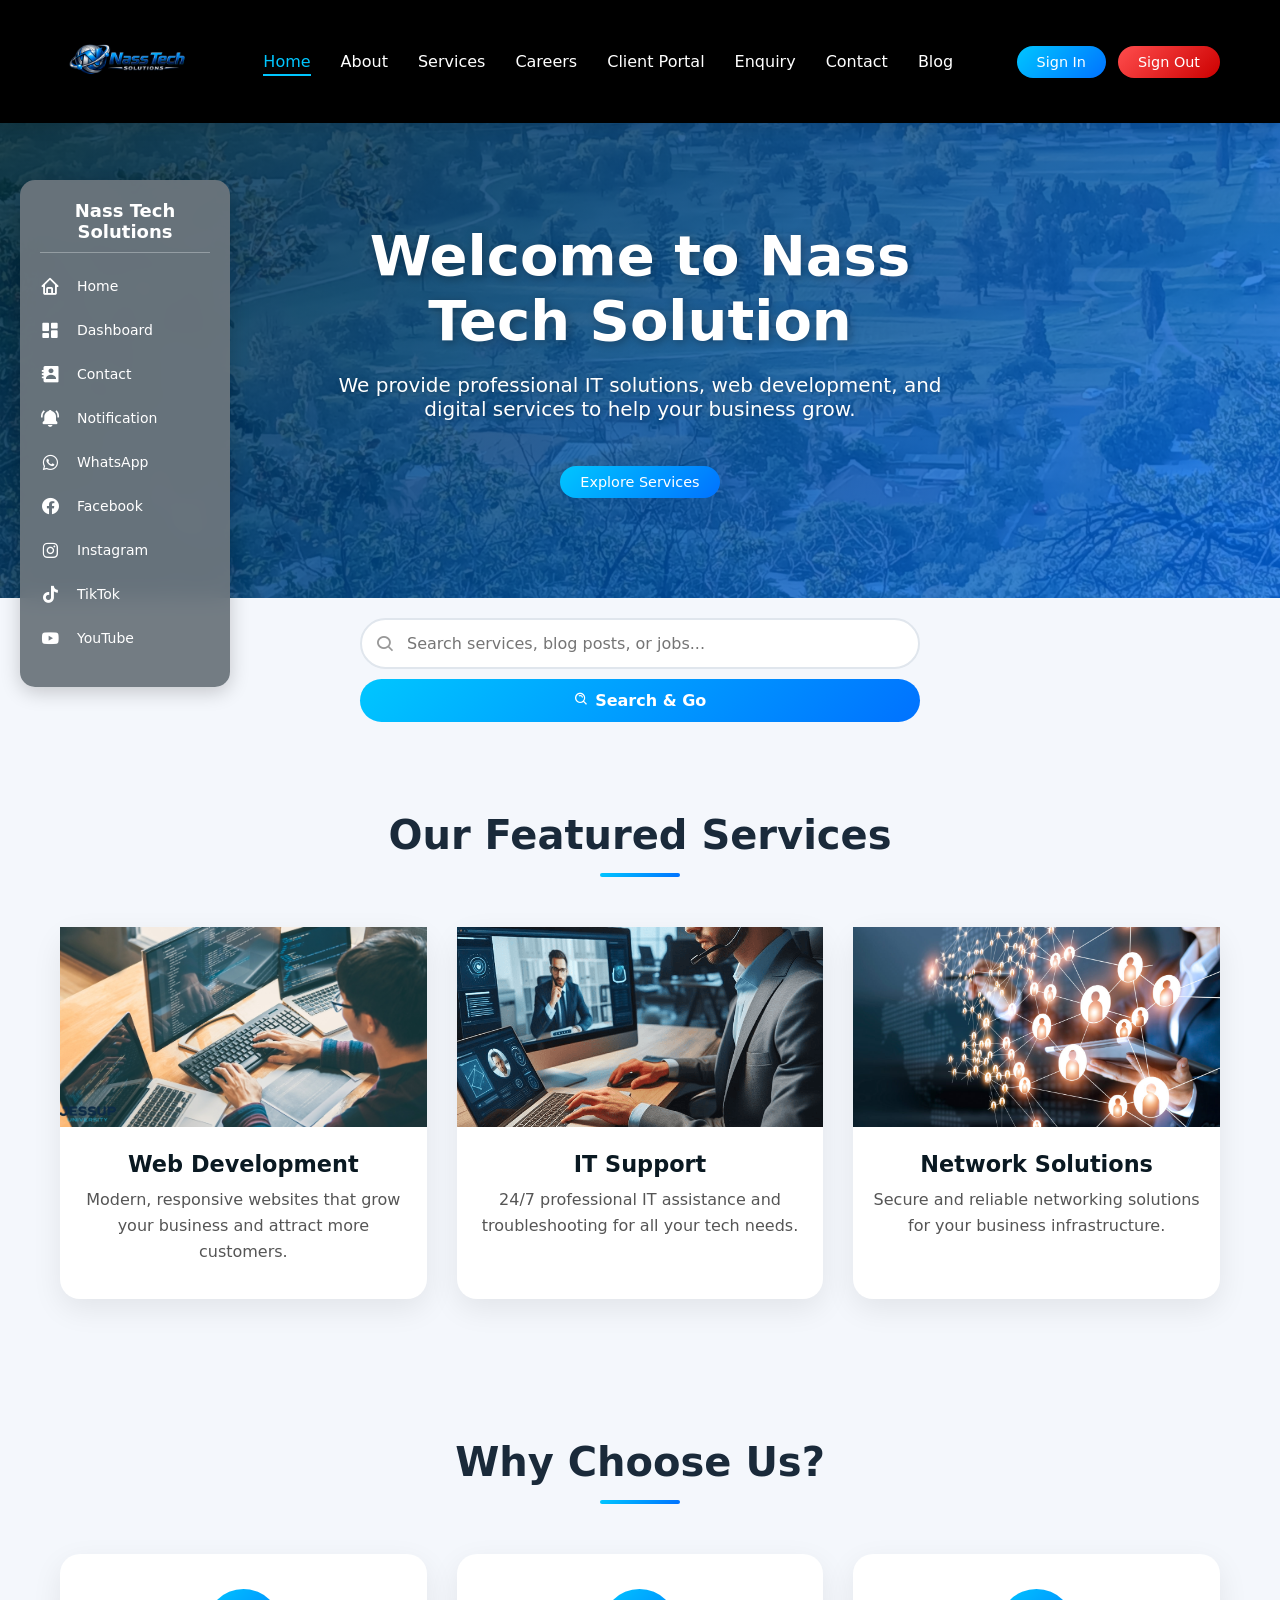
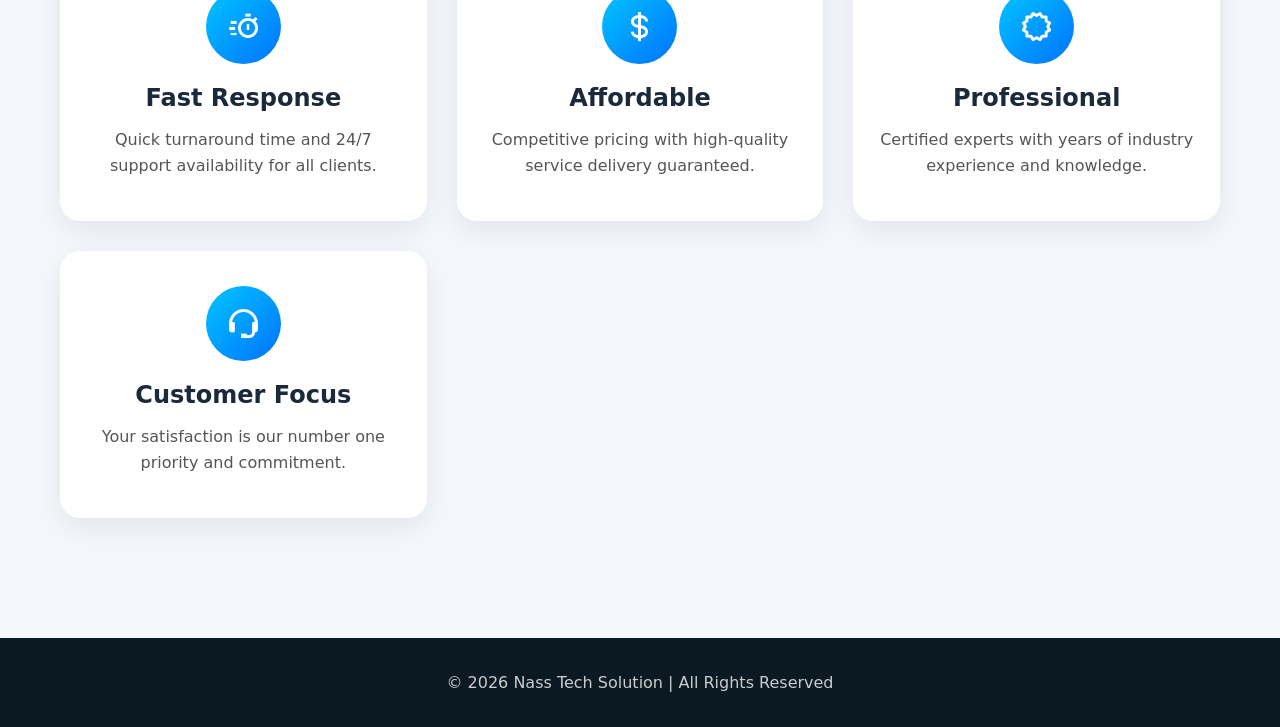
<file: index.html>
<!DOCTYPE html>
<!-- Declares the document type and version as HTML5 for proper browser rendering and standards compliance -->
<html lang="en">
    <!-- Root element of the HTML document. The 'lang' attribute sets the primary language to English for accessibility (screen readers) and search engine optimization (SEO) -->

<head>
    <!-- Contains meta-information about the document that is not displayed on the page itself -->
    
    <meta charset="UTF-8">
    <!-- Specifies the character encoding for the document as UTF-8, which supports almost all international characters, symbols, and emojis -->
    
    <meta name="viewport" content="width=device-width, initial-scale=1.0">
    <!-- Ensures proper responsive behavior on mobile devices by setting the viewport width equal to the device's width and initial zoom scale to 1.0. Prevents mobile browsers from scaling down the page -->
     <meta name="description" content="Nass Tech Solution provides professional IT solutions, web development, and 24/7 IT support in South Africa. Fast response, affordable pricing. Contact us today!">
     <meta name="keywords" content=" IT solutions, web development, network solutions, IT support, digital services, tech company, Nass Tech"> 
    
    <title>Nass Tech Solution | Home</title>
    <!-- Sets the title of the web page, which appears on the browser tab, in bookmarks, and in search engine results -->
    
    <link rel="stylesheet" href="css/style.css">
    <!-- Links an external CSS stylesheet (located at css/style.css) to control the visual styling, layout, and responsive design of the page -->
    
    <link href='https://unpkg.com/boxicons@2.1.4/css/boxicons.min.css' rel='stylesheet'>
    <!-- Imports the Boxicons icon library from a CDN (Content Delivery Network), providing a wide range of scalable vector icons for use throughout the page -->
    
    <link rel="icon" href="images/logo/logo.png">
    <!-- Sets the favicon (small icon displayed in the browser tab next to the page title) to the company logo image -->
</head>

<body>
    <!-- Contains all visible content of the web page that users interact with -->
   
</button>

    <!-- ================= NAVIGATION BAR ================= -->
    <!-- Creates the primary navigation menu at the top of the page for site-wide navigation -->
    <nav>
        <!-- Semantic HTML5 element specifically for navigation sections -->
        
        <div class="logo">
            <!-- Container for the company logo, typically positioned on the left of the navigation bar -->
            <img src="images/logo/logo.png" alt="Nass Tech Logo">
            <!-- Displays the company logo image. The 'alt' attribute provides alternative text for screen readers and when images fail to load. Credit note: raf design.com -->
        </div>
        
        <ul class="nav-links">
            <!-- Unordered list holding all primary navigation links. The 'nav-links' class is used for CSS styling (flexbox/horizontal layout) -->
            <li><a href="index.html" class="active">Home</a></li>
            <!-- List item with hyperlink to the Home page. The 'active' class highlights the current page in the navigation menu (typically different color or underline) -->
            <li><a href="about_us.html">About</a></li>
            <!-- Link to the About Us page -->
            <li><a shref="services.html">Services</a></li>
            <!-- Link to the Services page -->
            <li><a href="careers.html">Careers</a></li>
            <!-- Link to the Careers/Jobs page -->
            <li><a href="client-portal.html">Client Portal</a></li>
            <!-- Link to the Client Portal (likely a login-protected area for existing clients) -->
            <li><a href="enquiries.html">Enquiry</a></li>
            <!-- Link to the Enquiry/Contact form page -->
            <li><a href="contact_us.html">Contact</a></li>
            <!-- Link to the Contact Us page -->
            <li><a href="blog.html">Blog</a></li>
            <!-- Link to the company Blog page -->
        </ul>
        
        <div class="nav-buttons">
            <!-- Container for authentication/account action buttons, typically positioned on the right side of the navigation bar -->
            <a href="#" class="btn">Sign In</a>
            <!-- Sign In button (currently placeholder link with '#'). Allows existing users to log into their account -->
            <a href="#" class="btn logout">Sign Out</a>
            <!-- Sign Out button with an additional 'logout' class for specific styling (could be hidden when user is not logged in via JavaScript) -->
        </div>
    </nav>

    <!-- ================= HERO SECTION ================= -->
    <!-- Large promotional banner area at the top of the page designed to grab user attention and communicate the core value proposition -->
    <section class="hero" style="background: linear-gradient(135deg, rgba(0,42,58,0.85), rgba(0,114,255,0.75)), url('images/hero/bg_img.jpg'); background-size: cover; background-position: center;">
        <!-- Inline style creates a dark gradient overlay (135-degree angle from dark teal to semi-transparent blue) over a background image (bg_img.jpg). 
             The overlay improves text readability. 'background-size: cover' ensures the image covers the entire section; 'background-position: center' centers the image -->
        
        <div class="hero-content">
            <!-- Container for the hero text content, centered on top of the background image -->
            <h1>Welcome to Nass Tech Solution</h1>
            <!-- Main heading of the hero section - the most important text on the page for both users and SEO -->
            <p>We provide professional IT solutions, web development, and digital services to help your business grow.</p>
            <!-- Supporting subheading text describing the company's core services and value proposition -->
            <a href="services.html" class="btn">Explore Services</a>
            <!-- Call-to-action button that directs users to the Services page to learn more about offerings -->
        </div>
    </section>

    <!-- ================= SIDEBAR ================= -->
    <!-- Sidebar navigation panel - typically positioned on the left or right side of the page containing additional navigation links and social media shortcuts -->
    <aside>
        <!-- Semantic HTML5 element for content that is tangentially related to the main content (sidebar content) -->
        
        <h1>Nass Tech Solutions</h1>
        <!-- Sidebar heading displaying the company name -->
        
        <ul>
            <!-- Unordered list containing sidebar navigation and social media links with icons -->
            <li><a href="#"><i class='bx bx-home'></i> Home</a></li>
            <!-- Link to Home page with home icon. Currently placeholder '#' - should be updated to actual URL -->
            <li><a href="#"><i class='bx bxs-dashboard'></i> Dashboard</a></li>
            <!-- Link to Dashboard (likely client portal or user account dashboard) with dashboard icon -->
            <li><a href="contact_us.html"><i class='bx bxs-contact'></i> Contact</a></li>
            <!-- Link to Contact Us page with contact icon -->
            <li><a href="#"><i class='bx bxs-bell-ring'></i> Notification</a></li>
            <!-- Link to Notifications center with bell icon (could be for user alerts/messages) -->
            <li><a href="#"><i class='bx bxl-whatsapp'></i> WhatsApp</a></li>
            <!-- Link to WhatsApp (likely company WhatsApp chat or business profile) with WhatsApp brand icon -->
            <li><a href="#"><i class='bx bxl-facebook-circle'></i> Facebook</a></li>
            <!-- Link to company Facebook page with Facebook brand icon -->
            <li><a href="#"><i class='bx bxl-instagram'></i> Instagram</a></li>
            <!-- Link to company Instagram profile with Instagram brand icon -->
            <li><a href="#"><i class='bx bxl-tiktok'></i> TikTok</a></li>
            <!-- Link to company TikTok channel with TikTok brand icon -->
            <li><a href="#"><i class='bx bxl-youtube'></i> YouTube</a></li>
            <!-- Link to company YouTube channel with YouTube brand icon -->
        </ul>
    </aside>

<!-- Search Bar Section -->
<div class="search-section" style="max-width: 600px; margin: 20px auto; padding: 0 20px;">
    <div class="search-container" style="position: relative;">
        <i class='bx bx-search' style="position: absolute; left: 15px; top: 50%; transform: translateY(-50%); font-size: 20px; color: #999;"></i>
        <input type="text" id="liveSearch" placeholder="Search services, blog posts, or jobs..." 
               style="width: 100%; padding: 14px 20px 14px 45px; border: 2px solid #e0e6ed; border-radius: 50px; font-size: 16px; transition: all 0.3s;">
        <button id="clearSearch" style="position: absolute; right: 15px; top: 50%; transform: translateY(-50%); background: none; border: none; cursor: pointer; display: none;">
            <i class='bx bx-x' style="font-size: 20px; color: #999;"></i>
        </button>
    </div>
    <div id="searchResults" style="margin-top: 10px; font-size: 14px; color: #666; text-align: center;"></div>
</div>
    <!-- ================= FEATURED SERVICES SECTION ================= -->
    <!-- Highlights three core services offered by the company in a card-based layout to quickly inform visitors about key offerings -->
    <section class="section">
        <!-- Generic section container with class 'section' for consistent styling (padding, margins, max-width, etc.) -->
        
        <h2>Our Featured Services</h2>
        <!-- Section heading identifying the content as featured services -->
        
        <div class="cards">
            <!-- Container using CSS Grid or Flexbox (via the 'cards' class) to display service cards in a responsive grid layout -->
            
            <div class="card">
                <!-- Individual card component for one featured service -->
                <img src="images/home/dev1.jpg" alt="Web Development">
                <!-- Service-related image with descriptive alt text for accessibility -->
                <h3>Web Development</h3>
                <!-- Service title -->
                <p>Modern, responsive websites that grow your business and attract more customers.</p>
                <!-- Brief description of the web development service -->
            </div>
            
            <div class="card">
                <!-- Second featured service card -->
                <img src="images/home/remotes.png" alt="IT Support">
                <h3>IT Support</h3>
                <p>24/7 professional IT assistance and troubleshooting for all your tech needs.</p>
                <!-- Highlights round-the-clock support availability -->
            </div>
            
            <div class="card">
                <!-- Third featured service card -->
                <img src="images/home/net.jpg" alt="Network Solutions">
                <h3>Network Solutions</h3>
                <p>Secure and reliable networking solutions for your business infrastructure.</p>
                <!-- Focuses on security and reliability for business networks -->
            </div>
        </div>
    </section>

    <!-- ================= WHY CHOOSE US SECTION ================= -->
    <!-- Highlights key differentiators and value propositions to build trust and persuade potential clients to choose this company -->
    <section class="section">
        <h2>Why Choose Us?</h2>
        <!-- Section heading asking a persuasive question to engage users and introduce the benefits -->
        
        <div class="contact-grid">
            <!-- Container using a grid layout (similar to 'cards' but named 'contact-grid' for semantic clarity) to display benefit features -->
            
            <div class="contact-card">
                <!-- Individual feature card for each benefit -->
                <div class="contact-icon">
                    <i class='bx bx-timer'></i>
                    <!-- Boxicons timer icon representing quick/fast response time -->
                </div>
                <h3>Fast Response</h3>
                <!-- Benefit title -->
                <p>Quick turnaround time and 24/7 support availability for all clients.</p>
                <!-- Detailed explanation of the benefit -->
            </div>
            
            <div class="contact-card">
                <!-- Second benefit card -->
                <div class="contact-icon">
                    <i class='bx bx-dollar'></i>
                    <!-- Dollar sign icon representing affordability and cost-effectiveness -->
                </div>
                <h3>Affordable</h3>
                <p>Competitive pricing with high-quality service delivery guaranteed.</p>
                <!-- Emphasizes value for money -->
            </div>
            
            <div class="contact-card">
                <!-- Third benefit card -->
                <div class="contact-icon">
                    <i class='bx bx-certification'></i>
                    <!-- Certification/badge icon representing professional credentials and expertise -->
                </div>
                <h3>Professional</h3>
                <p>Certified experts with years of industry experience and knowledge.</p>
                <!-- Highlights team qualifications -->
            </div>
            
            <div class="contact-card">
                <!-- Fourth benefit card -->
                <div class="contact-icon">
                    <i class='bx bx-support'></i>
                    <!-- Support/headset icon representing customer service and client focus -->
                </div>
                <h3>Customer Focus</h3>
                <p>Your satisfaction is our number one priority and commitment.</p>
                <!-- Emphasizes client-centric approach -->
            </div>
        </div>
    </section>

    <!-- ================= FOOTER ================= -->
    <!-- Bottom section of the page containing copyright, legal information, and often additional links -->
    <footer>
        <!-- Semantic HTML5 element for footer content - typically appears at the bottom of every page -->
        <p>© 2026 Nass Tech Solution | All Rights Reserved</p>
        <!-- Copyright notice with the company name, current year, and legal rights statement. 
             The '©' symbol represents the copyright mark. This protects the company's ownership of the website content -->
    </footer>
    <script>
    // ================= MOBILE MENU FUNCTIONALITY =================
    // This script adds a hamburger menu button and makes the navigation responsive on mobile devices
    
    document.addEventListener('DOMContentLoaded', function() {
        // Get the navigation element
        const nav = document.querySelector('nav');
        
        // Check if hamburger button already exists (to avoid duplicates)
        const existingToggle = document.querySelector('.menu-toggle');
        
        // Create hamburger button if it doesn't exist
        if (!existingToggle && nav) {
            // Create the hamburger button element
            const toggleBtn = document.createElement('button');
            toggleBtn.className = 'menu-toggle';
            toggleBtn.setAttribute('aria-label', 'Toggle menu');
            toggleBtn.setAttribute('aria-expanded', 'false');
            toggleBtn.innerHTML = '<i class="bx bx-menu"></i>'; // Using Boxicons menu icon
            
            // Find where to insert the button (after the logo)
            const logo = document.querySelector('.logo');
            if (logo && logo.nextSibling) {
                nav.insertBefore(toggleBtn, logo.nextSibling);
            } else {
                nav.insertBefore(toggleBtn, nav.firstChild);
            }
        }
        
        // Get the menu toggle button and navigation links
        const menuToggle = document.querySelector('.menu-toggle');
        const navLinks = document.querySelector('.nav-links');
        
        // Add click functionality if both elements exist
        if (menuToggle && navLinks) {
            menuToggle.addEventListener('click', function(e) {
                e.stopPropagation();
                
                // Toggle the 'active' class on nav-links
                navLinks.classList.toggle('active');
                
                // Update aria-expanded attribute for accessibility
                const isExpanded = navLinks.classList.contains('active');
                menuToggle.setAttribute('aria-expanded', isExpanded);
                
                // Change icon between menu and close (X)
                const icon = menuToggle.querySelector('i');
                if (icon) {
                    if (navLinks.classList.contains('active')) {
                        icon.classList.remove('bx-menu');
                        icon.classList.add('bx-x');
                    } else {
                        icon.classList.remove('bx-x');
                        icon.classList.add('bx-menu');
                    }
                }
            });
            
            // Close the menu when a navigation link is clicked (good user experience)
            const navLinksItems = navLinks.querySelectorAll('a');
            navLinksItems.forEach(link => {
                link.addEventListener('click', function() {
                    navLinks.classList.remove('active');
                    
                    // Reset the menu icon back to hamburger
                    const icon = menuToggle.querySelector('i');
                    if (icon) {
                        icon.classList.remove('bx-x');
                        icon.classList.add('bx-menu');
                    }
                    
                    // Update aria-expanded
                    menuToggle.setAttribute('aria-expanded', 'false');
                });
            });
        }
        
        // Close menu when clicking outside of it (optional but improves UX)
        document.addEventListener('click', function(event) {
            const menuToggle = document.querySelector('.menu-toggle');
            const navLinks = document.querySelector('.nav-links');
            
            if (menuToggle && navLinks && navLinks.classList.contains('active')) {
                // Check if click is outside both the menu toggle and the nav links
                if (!menuToggle.contains(event.target) && !navLinks.contains(event.target)) {
                    navLinks.classList.remove('active');
                    
                    // Reset the menu icon back to hamburger
                    const icon = menuToggle.querySelector('i');
                    if (icon) {
                        icon.classList.remove('bx-x');
                        icon.classList.add('bx-menu');
                    }
                    
                    // Update aria-expanded
                    menuToggle.setAttribute('aria-expanded', 'false');
                }
            }
        });
        
        // Handle window resize - reset menu if screen becomes larger
        window.addEventListener('resize', function() {
            const menuToggle = document.querySelector('.menu-toggle');
            const navLinks = document.querySelector('.nav-links');
            
            if (window.innerWidth > 768 && navLinks && navLinks.classList.contains('active')) {
                navLinks.classList.remove('active');
                
                // Reset the menu icon
                if (menuToggle) {
                    const icon = menuToggle.querySelector('i');
                    if (icon) {
                        icon.classList.remove('bx-x');
                        icon.classList.add('bx-menu');
                    }
                    menuToggle.setAttribute('aria-expanded', 'false');
                }
            }
        });
    });
</script>
<script src="js/script.js"></script>
</body>
</html>
</file>
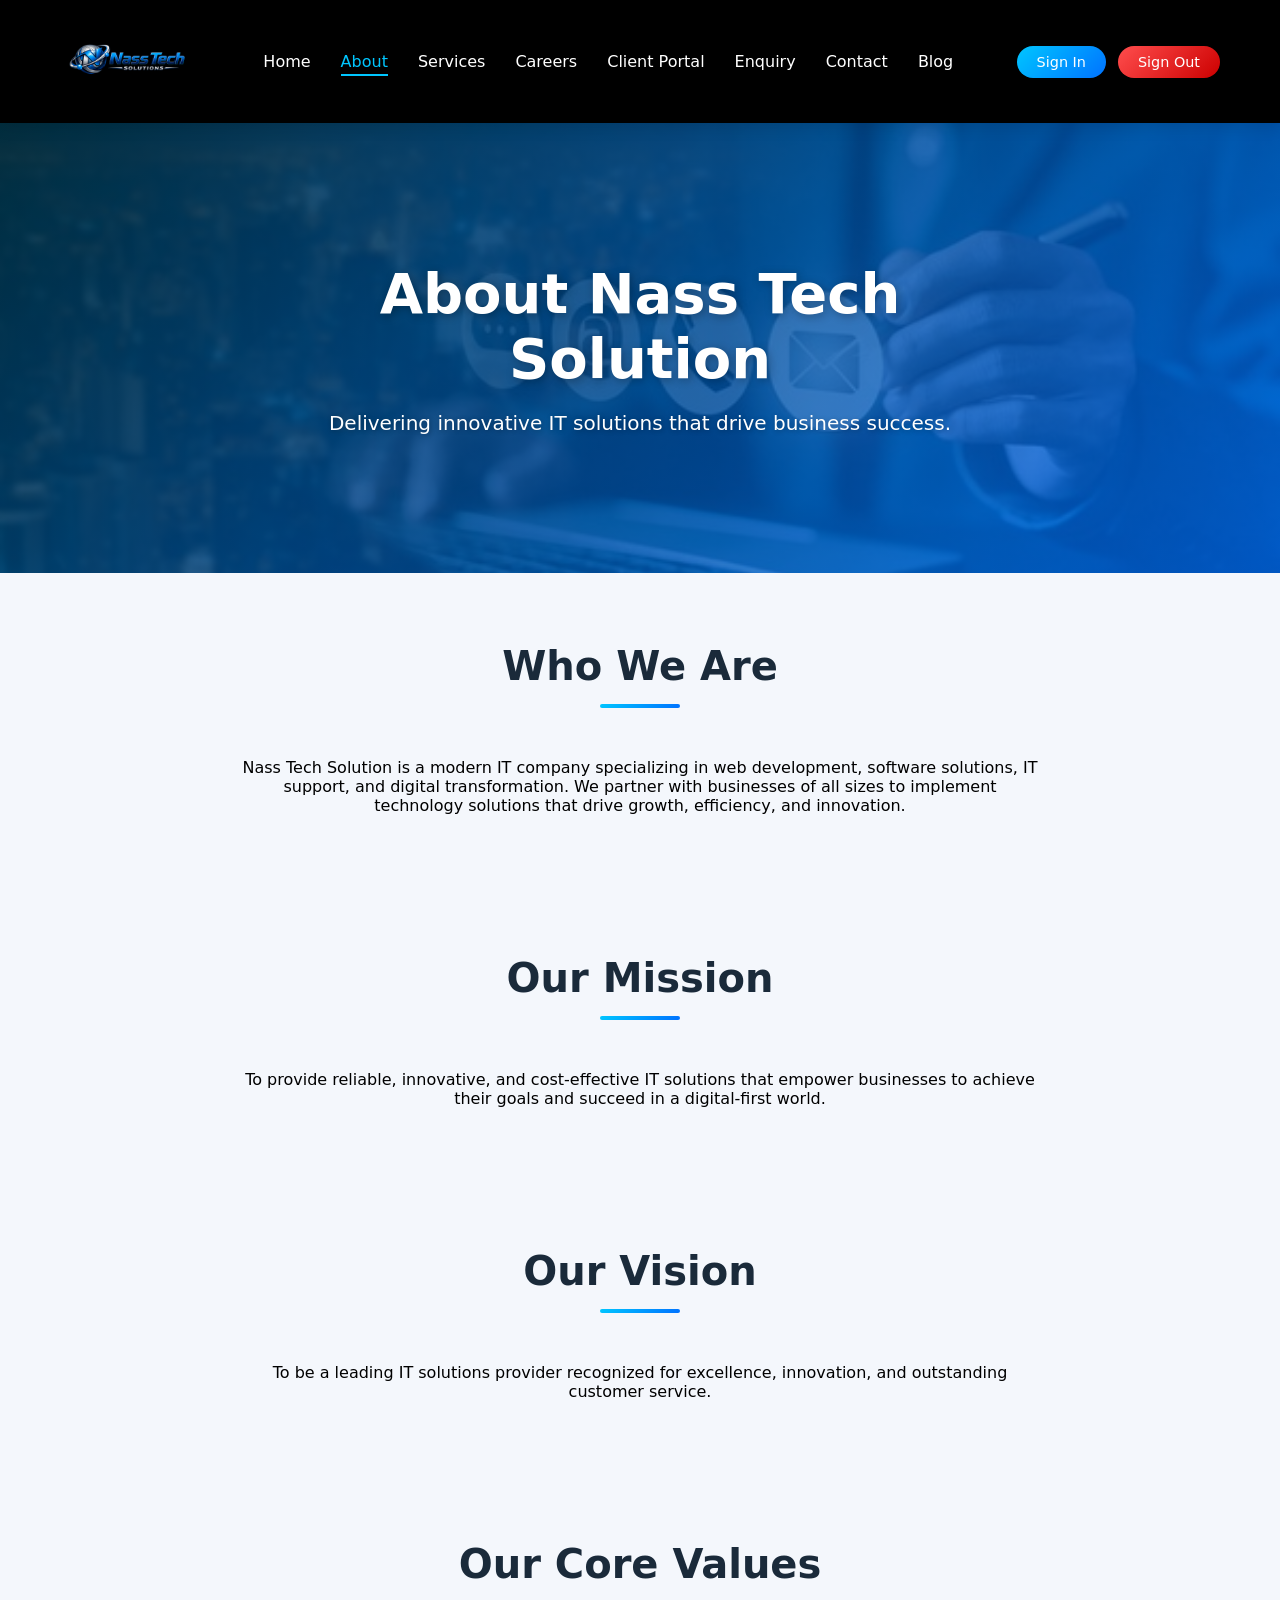
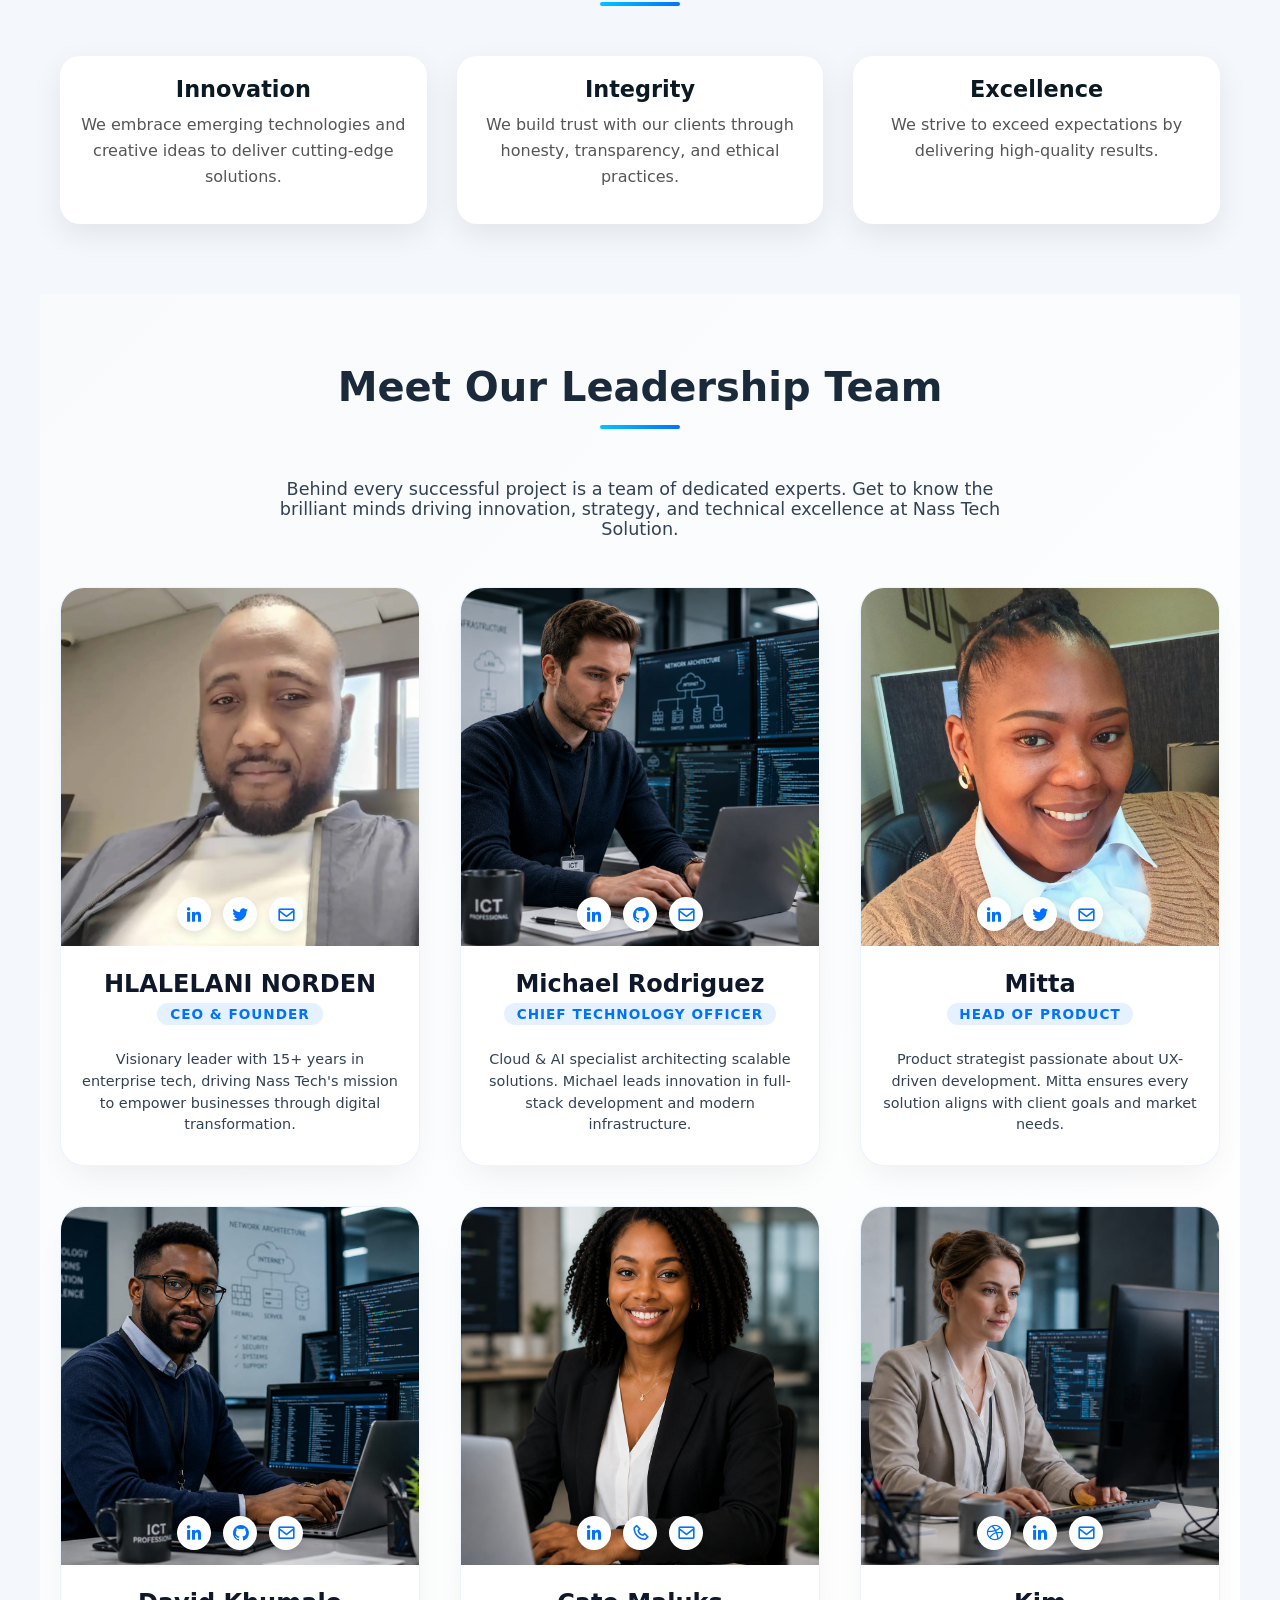
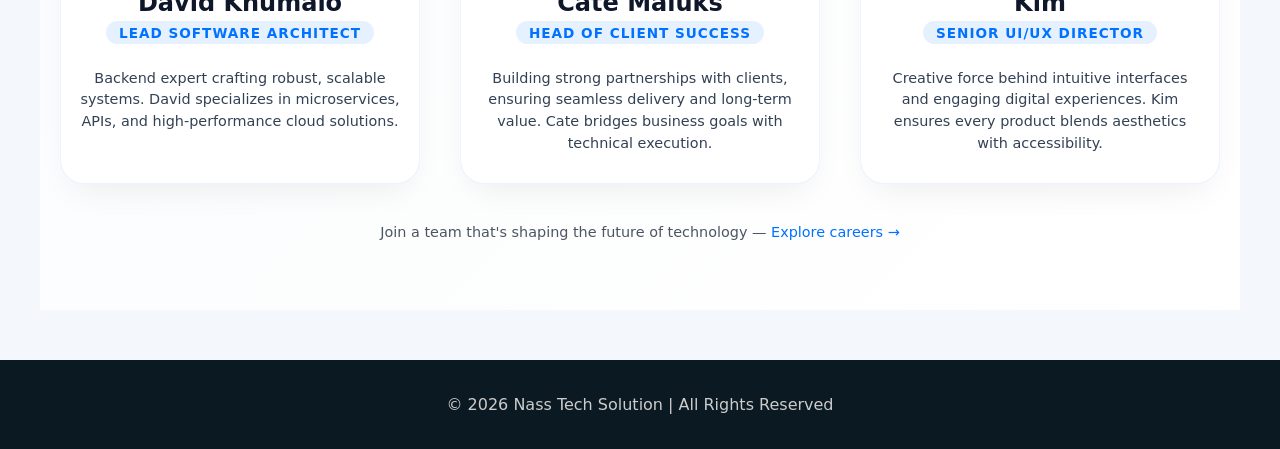
<file: about_us.html>
<!DOCTYPE html>
<!-- Declares the document type and version as HTML5 for proper browser rendering and standards compliance -->
<html lang="en">
<!-- Root element of the HTML document. The 'lang' attribute sets the primary language to English for accessibility (screen readers) and SEO -->

<head>
    <!-- Contains meta-information about the document that is not displayed on the page itself -->
    
    <meta charset="UTF-8">
    <!-- Specifies the character encoding for the document as UTF-8, which supports almost all international characters, symbols, and emojis -->
    
    <meta name="viewport" content="width=device-width, initial-scale=1.0">
    <!-- Ensures proper responsive behavior on mobile devices by setting the viewport width equal to the device's width and initial zoom scale to 1.0 -->
     <meta name="description" content="Nass Tech Solution provides innovative IT services including web development, software solutions, IT support, and digital transformation. Meet our expert team driving business success in a digital-first world.">
     <meta name="keywords" content="IT services, web development, software solutions, IT support, digital transformation, technology consulting, Nass Tech Solution, our team, IT experts, software engineers">
    
    <title>About | Nass Tech - Our Team</title>
    <!-- Sets the title of the web page, which appears on the browser tab and in search engine results -->
    
    <link rel="stylesheet" href="css/style.css">
    <!-- Links an external CSS stylesheet (located at css/style.css) to control the visual styling and layout of the page -->
    
    <link href='https://unpkg.com/boxicons@2.1.4/css/boxicons.min.css' rel='stylesheet'>
    <!-- Imports the Boxicons icon library from a CDN (Content Delivery Network), providing a wide range of scalable vector icons for use throughout the page -->
    
    <link rel="icon" href="images/logo/logo.png">
    <!-- Sets the favicon (small icon displayed in the browser tab) to the company logo image -->
</head>

<body>
    <!-- Contains all visible content of the web page that users interact with -->

    <!-- ================= NAVIGATION BAR ================= -->
    <!-- Creates the primary navigation menu at the top of the page for site-wide navigation -->
    <nav>
        <!-- Semantic HTML5 element specifically for navigation sections -->
        
        <div class="logo">
            <!-- Container for the company logo -->
            <img src="images/logo/logo.png" alt="Nass Tech Solutions" class="logo">
            <!-- Displays the company logo image. The 'alt' attribute provides alternative text for screen readers and when images fail to load -->
        </div>
        
        <ul class="nav-links">
            <!-- Unordered list holding all primary navigation links -->
            <li><a href="index.html">Home</a></li>
            <!-- Link to the Home page -->
            <li><a href="about_us.html" class="active">About</a></li>
            <!-- Link to the About Us page. The 'active' class highlights the current page in the navigation menu -->
            <li><a href="services.html">Services</a></li>
            <!-- Link to the Services page -->
            <li><a href="careers.html">Careers</a></li>
            <!-- Link to the Careers/Jobs page -->
            <li><a href="client-portal.html">Client Portal</a></li>
            <!-- Link to the Client Portal (login-protected area for existing clients) -->
            <li><a href="enquiries.html">Enquiry</a></li>
            <!-- Link to the Enquiry page -->
            <li><a href="contact_us.html">Contact</a></li>
            <!-- Link to the Contact Us page -->
            <li><a href="blog.html">Blog</a></li>
            <!-- Link to the company Blog page -->
        </ul>
        
        <div class="nav-buttons">
            <!-- Container for authentication/account action buttons -->
            <a href="#" class="btn">Sign In</a>
            <!-- Sign In button (placeholder link). Allows existing users to log into their account -->
            <a href="#" class="btn logout">Sign Out</a>
            <!-- Sign Out button with additional 'logout' class for specific styling -->
        </div>
    </nav>

    <!-- ================= HERO SECTION ================= -->
    <!-- Large promotional banner area at the top of the page to grab user attention and introduce the about page content -->
    <section class="hero" style="background: linear-gradient(135deg, rgba(0,42,58,0.85), rgba(0,114,255,0.75)), url('images/hero/aboutb.jpg'); background-size:cover; background-position: center;">
        <!-- Inline style creates a dark gradient overlay over a background image. The overlay improves text readability -->
        
        <div class="hero-content">
            <!-- Container for the hero text content -->
            <h1>About Nass Tech Solution</h1>
            <!-- Main heading of the hero section - clearly states this is the about page -->
            <p>Delivering innovative IT solutions that drive business success.</p>
            <!-- Supporting subheading describing the company's value proposition -->
        </div>
    </section>

    <!-- ================= WHO WE ARE SECTION ================= -->
    <!-- Introduces the company's identity and core business focus -->
    <section class="section">
        <h2>Who We Are</h2>
        <!-- Section heading asking/answering the company's identity -->
        
        <p style="text-align:center; max-width:800px; margin:auto;">
            Nass Tech Solution is a modern IT company specializing in web development,
            software solutions, IT support, and digital transformation. We partner with
            businesses of all sizes to implement technology solutions that drive growth,
            efficiency, and innovation.
        </p>
    </section>

    <!-- ================= OUR MISSION SECTION ================= -->
    <section class="section">
        <h2>Our Mission</h2>
        <p style="text-align:center; max-width:800px; margin:auto;">
            To provide reliable, innovative, and cost-effective IT solutions that empower
            businesses to achieve their goals and succeed in a digital-first world.
        </p>
    </section>

    <!-- ================= OUR VISION SECTION ================= -->
    <section class="section">
        <h2>Our Vision</h2>
        <p style="text-align:center; max-width:800px; margin:auto;">
            To be a leading IT solutions provider recognized for excellence, innovation,
            and outstanding customer service.
        </p>
    </section>

    <!-- ================= OUR CORE VALUES SECTION ================= -->
    <section class="section">
        <h2>Our Core Values</h2>
        <div class="cards">
            <div class="card">
                <h3>Innovation</h3>
                <p>We embrace emerging technologies and creative ideas to deliver cutting-edge solutions.</p>
            </div>
            <div class="card">
                <h3>Integrity</h3>
                <p>We build trust with our clients through honesty, transparency, and ethical practices.</p>
            </div>
            <div class="card">
                <h3>Excellence</h3>
                <p>We strive to exceed expectations by delivering high-quality results.</p>
            </div>
        </div>
    </section>

    <!-- ================= PROFESSIONAL TEAM SECTION ================= -->
    <!-- Meet Our Leadership Team section with rectangular images (no circles) and always-visible social icons -->
    <section class="section team-section" style="background: linear-gradient(135deg, #f8fafc 0%, #ffffff 100%);">
        <h2>Meet Our Leadership Team</h2>
        <div class="team-intro" style="text-align: center; max-width: 750px; margin: 0 auto 3rem auto; color: #334155; font-size: 1.1rem;">
            <p>Behind every successful project is a team of dedicated experts. Get to know the brilliant minds driving innovation, strategy, and technical excellence at Nass Tech Solution.</p>
        </div>
        
        <div class="team-grid" style="display: grid; grid-template-columns: repeat(auto-fit, minmax(320px, 1fr)); gap: 2.5rem; margin: 2rem 0;">
            <!-- Team Member 1 - CEO & Founder (Rectangular Image, No Circle, Icons always visible) -->
            <div class="team-card" style="background: #ffffff; border-radius: 1.5rem; overflow: hidden; box-shadow: 0 15px 35px -12px rgba(0, 0, 0, 0.08); transition: all 0.35s ease; text-align: center; border: 1px solid rgba(0, 114, 255, 0.08);">
                <div class="team-img-wrapper" style="position: relative; background: linear-gradient(145deg, #eef2ff, #e0e7ff); overflow: hidden;">
                    <img src="images/team/ceo.jpeg" alt="Hlalelani Noredn - CEO" style="width: 100%; aspect-ratio: 1 / 1; object-fit: cover; display: block;">
                    <!-- Social Icons - Always visible (no hover needed) -->
                    <div class="team-social" style="position: absolute; bottom: 15px; left: 0; right: 0; display: flex; justify-content: center; gap: 0.75rem; opacity: 1; transform: translateY(0); transition: all 0.3s ease;">
                        <a href="#" class="social-icon" style="background: white; width: 34px; height: 34px; border-radius: 50%; display: inline-flex; align-items: center; justify-content: center; color: #0072ff; font-size: 1.2rem; box-shadow: 0 4px 8px rgba(0,0,0,0.1); text-decoration: none;"><i class='bx bxl-linkedin'></i></a>
                        <a href="#" class="social-icon" style="background: white; width: 34px; height: 34px; border-radius: 50%; display: inline-flex; align-items: center; justify-content: center; color: #0072ff; font-size: 1.2rem; box-shadow: 0 4px 8px rgba(0,0,0,0.1); text-decoration: none;"><i class='bx bxl-twitter'></i></a>
                        <a href="#" class="social-icon" style="background: white; width: 34px; height: 34px; border-radius: 50%; display: inline-flex; align-items: center; justify-content: center; color: #0072ff; font-size: 1.2rem; box-shadow: 0 4px 8px rgba(0,0,0,0.1); text-decoration: none;"><i class='bx bx-envelope'></i></a>
                    </div>
                </div>
                <div class="team-info" style="padding: 1.5rem 1.2rem 1.8rem;">
                    <h3 class="team-name" style="font-size: 1.5rem; font-weight: 700; margin-bottom: 0.3rem; color: #0f172a;">HLALELANI NORDEN</h3>
                    <span class="team-role" style="font-size: 0.85rem; font-weight: 600; text-transform: uppercase; letter-spacing: 1px; color: #0072ff; margin-bottom: 0.75rem; display: inline-block; background: rgba(0, 114, 255, 0.1); padding: 0.2rem 0.8rem; border-radius: 30px;">CEO & Founder</span>
                    <p class="team-bio" style="font-size: 0.9rem; color: #334155; line-height: 1.5; margin-top: 0.75rem;">Visionary leader with 15+ years in enterprise tech, driving Nass Tech's mission to empower businesses through digital transformation.</p>
                </div>
            </div>
            
            <!-- Team Member 2 - CTO (Rectangular Image, No Circle, Icons always visible) -->
            <div class="team-card" style="background: #ffffff; border-radius: 1.5rem; overflow: hidden; box-shadow: 0 15px 35px -12px rgba(0, 0, 0, 0.08); transition: all 0.35s ease; text-align: center; border: 1px solid rgba(0, 114, 255, 0.08);">
                <div class="team-img-wrapper" style="position: relative; background: linear-gradient(145deg, #eef2ff, #e0e7ff); overflow: hidden;">
                    <img src="images/team/michael.jpeg" alt="Michael Rodriguez - CTO" style="width: 100%; aspect-ratio: 1 / 1; object-fit: cover; display: block;">
                    <div class="team-social" style="position: absolute; bottom: 15px; left: 0; right: 0; display: flex; justify-content: center; gap: 0.75rem; opacity: 1; transform: translateY(0); transition: all 0.3s ease;">
                        <a href="#" class="social-icon" style="background: white; width: 34px; height: 34px; border-radius: 50%; display: inline-flex; align-items: center; justify-content: center; color: #0072ff; font-size: 1.2rem; box-shadow: 0 4px 8px rgba(0,0,0,0.1); text-decoration: none;"><i class='bx bxl-linkedin'></i></a>
                        <a href="#" class="social-icon" style="background: white; width: 34px; height: 34px; border-radius: 50%; display: inline-flex; align-items: center; justify-content: center; color: #0072ff; font-size: 1.2rem; box-shadow: 0 4px 8px rgba(0,0,0,0.1); text-decoration: none;"><i class='bx bxl-github'></i></a>
                        <a href="#" class="social-icon" style="background: white; width: 34px; height: 34px; border-radius: 50%; display: inline-flex; align-items: center; justify-content: center; color: #0072ff; font-size: 1.2rem; box-shadow: 0 4px 8px rgba(0,0,0,0.1); text-decoration: none;"><i class='bx bx-envelope'></i></a>
                    </div>
                </div>
                <div class="team-info" style="padding: 1.5rem 1.2rem 1.8rem;">
                    <h3 class="team-name" style="font-size: 1.5rem; font-weight: 700; margin-bottom: 0.3rem; color: #0f172a;">Michael Rodriguez</h3>
                    <span class="team-role" style="font-size: 0.85rem; font-weight: 600; text-transform: uppercase; letter-spacing: 1px; color: #0072ff; margin-bottom: 0.75rem; display: inline-block; background: rgba(0, 114, 255, 0.1); padding: 0.2rem 0.8rem; border-radius: 30px;">Chief Technology Officer</span>
                    <p class="team-bio" style="font-size: 0.9rem; color: #334155; line-height: 1.5; margin-top: 0.75rem;">Cloud & AI specialist architecting scalable solutions. Michael leads innovation in full-stack development and modern infrastructure.</p>
                </div>
            </div>
            
            <!-- Team Member 3 - Head of Product (Rectangular Image, No Circle, Icons always visible) -->
            <div class="team-card" style="background: #ffffff; border-radius: 1.5rem; overflow: hidden; box-shadow: 0 15px 35px -12px rgba(0, 0, 0, 0.08); transition: all 0.35s ease; text-align: center; border: 1px solid rgba(0, 114, 255, 0.08);">
                <div class="team-img-wrapper" style="position: relative; background: linear-gradient(145deg, #eef2ff, #e0e7ff); overflow: hidden;">
                    <img src="images/team/mitta.jpg" alt="Mitta - Product" style="width: 100%; aspect-ratio: 1 / 1; object-fit: cover; display: block;">
                    <div class="team-social" style="position: absolute; bottom: 15px; left: 0; right: 0; display: flex; justify-content: center; gap: 0.75rem; opacity: 1; transform: translateY(0); transition: all 0.3s ease;">
                        <a href="#" class="social-icon" style="background: white; width: 34px; height: 34px; border-radius: 50%; display: inline-flex; align-items: center; justify-content: center; color: #0072ff; font-size: 1.2rem; box-shadow: 0 4px 8px rgba(0,0,0,0.1); text-decoration: none;"><i class='bx bxl-linkedin'></i></a>
                        <a href="#" class="social-icon" style="background: white; width: 34px; height: 34px; border-radius: 50%; display: inline-flex; align-items: center; justify-content: center; color: #0072ff; font-size: 1.2rem; box-shadow: 0 4px 8px rgba(0,0,0,0.1); text-decoration: none;"><i class='bx bxl-twitter'></i></a>
                        <a href="#" class="social-icon" style="background: white; width: 34px; height: 34px; border-radius: 50%; display: inline-flex; align-items: center; justify-content: center; color: #0072ff; font-size: 1.2rem; box-shadow: 0 4px 8px rgba(0,0,0,0.1); text-decoration: none;"><i class='bx bx-envelope'></i></a>
                    </div>
                </div>
                <div class="team-info" style="padding: 1.5rem 1.2rem 1.8rem;">
                    <h3 class="team-name" style="font-size: 1.5rem; font-weight: 700; margin-bottom: 0.3rem; color: #0f172a;">Mitta</h3>
                    <span class="team-role" style="font-size: 0.85rem; font-weight: 600; text-transform: uppercase; letter-spacing: 1px; color: #0072ff; margin-bottom: 0.75rem; display: inline-block; background: rgba(0, 114, 255, 0.1); padding: 0.2rem 0.8rem; border-radius: 30px;">Head of Product</span>
                    <p class="team-bio" style="font-size: 0.9rem; color: #334155; line-height: 1.5; margin-top: 0.75rem;">Product strategist passionate about UX-driven development. Mitta ensures every solution aligns with client goals and market needs.</p>
                </div>
            </div>
            
            <!-- Team Member 4 - Lead Software Architect (Rectangular Image, No Circle, Icons always visible) -->
            <div class="team-card" style="background: #ffffff; border-radius: 1.5rem; overflow: hidden; box-shadow: 0 15px 35px -12px rgba(0, 0, 0, 0.08); transition: all 0.35s ease; text-align: center; border: 1px solid rgba(0, 114, 255, 0.08);">
                <div class="team-img-wrapper" style="position: relative; background: linear-gradient(145deg, #eef2ff, #e0e7ff); overflow: hidden;">
                    <img src="images/team/david.jpeg" alt="David Khumalo - Architect" style="width: 100%; aspect-ratio: 1 / 1; object-fit: cover; display: block;">
                    <div class="team-social" style="position: absolute; bottom: 15px; left: 0; right: 0; display: flex; justify-content: center; gap: 0.75rem; opacity: 1; transform: translateY(0); transition: all 0.3s ease;">
                        <a href="#" class="social-icon" style="background: white; width: 34px; height: 34px; border-radius: 50%; display: inline-flex; align-items: center; justify-content: center; color: #0072ff; font-size: 1.2rem; box-shadow: 0 4px 8px rgba(0,0,0,0.1); text-decoration: none;"><i class='bx bxl-linkedin'></i></a>
                        <a href="#" class="social-icon" style="background: white; width: 34px; height: 34px; border-radius: 50%; display: inline-flex; align-items: center; justify-content: center; color: #0072ff; font-size: 1.2rem; box-shadow: 0 4px 8px rgba(0,0,0,0.1); text-decoration: none;"><i class='bx bxl-github'></i></a>
                        <a href="#" class="social-icon" style="background: white; width: 34px; height: 34px; border-radius: 50%; display: inline-flex; align-items: center; justify-content: center; color: #0072ff; font-size: 1.2rem; box-shadow: 0 4px 8px rgba(0,0,0,0.1); text-decoration: none;"><i class='bx bx-envelope'></i></a>
                    </div>
                </div>
                <div class="team-info" style="padding: 1.5rem 1.2rem 1.8rem;">
                    <h3 class="team-name" style="font-size: 1.5rem; font-weight: 700; margin-bottom: 0.3rem; color: #0f172a;">David Khumalo</h3>
                    <span class="team-role" style="font-size: 0.85rem; font-weight: 600; text-transform: uppercase; letter-spacing: 1px; color: #0072ff; margin-bottom: 0.75rem; display: inline-block; background: rgba(0, 114, 255, 0.1); padding: 0.2rem 0.8rem; border-radius: 30px;">Lead Software Architect</span>
                    <p class="team-bio" style="font-size: 0.9rem; color: #334155; line-height: 1.5; margin-top: 0.75rem;">Backend expert crafting robust, scalable systems. David specializes in microservices, APIs, and high-performance cloud solutions.</p>
                </div>
            </div>
            
            <!-- Team Member 5 - Head of Client Success (Rectangular Image, No Circle, Icons always visible) -->
            <div class="team-card" style="background: #ffffff; border-radius: 1.5rem; overflow: hidden; box-shadow: 0 15px 35px -12px rgba(0, 0, 0, 0.08); transition: all 0.35s ease; text-align: center; border: 1px solid rgba(0, 114, 255, 0.08);">
                <div class="team-img-wrapper" style="position: relative; background: linear-gradient(145deg, #eef2ff, #e0e7ff); overflow: hidden;">
                    <img src="images/team/catemaluks.png" alt="Cate Maluks - Client Success" style="width: 100%; aspect-ratio: 1 / 1; object-fit: cover; display: block;">
                    <div class="team-social" style="position: absolute; bottom: 15px; left: 0; right: 0; display: flex; justify-content: center; gap: 0.75rem; opacity: 1; transform: translateY(0); transition: all 0.3s ease;">
                        <a href="#" class="social-icon" style="background: white; width: 34px; height: 34px; border-radius: 50%; display: inline-flex; align-items: center; justify-content: center; color: #0072ff; font-size: 1.2rem; box-shadow: 0 4px 8px rgba(0,0,0,0.1); text-decoration: none;"><i class='bx bxl-linkedin'></i></a>
                        <a href="#" class="social-icon" style="background: white; width: 34px; height: 34px; border-radius: 50%; display: inline-flex; align-items: center; justify-content: center; color: #0072ff; font-size: 1.2rem; box-shadow: 0 4px 8px rgba(0,0,0,0.1); text-decoration: none;"><i class='bx bx-phone'></i></a>
                        <a href="#" class="social-icon" style="background: white; width: 34px; height: 34px; border-radius: 50%; display: inline-flex; align-items: center; justify-content: center; color: #0072ff; font-size: 1.2rem; box-shadow: 0 4px 8px rgba(0,0,0,0.1); text-decoration: none;"><i class='bx bx-envelope'></i></a>
                    </div>
                </div>
                <div class="team-info" style="padding: 1.5rem 1.2rem 1.8rem;">
                    <h3 class="team-name" style="font-size: 1.5rem; font-weight: 700; margin-bottom: 0.3rem; color: #0f172a;">Cate Maluks</h3>
                    <span class="team-role" style="font-size: 0.85rem; font-weight: 600; text-transform: uppercase; letter-spacing: 1px; color: #0072ff; margin-bottom: 0.75rem; display: inline-block; background: rgba(0, 114, 255, 0.1); padding: 0.2rem 0.8rem; border-radius: 30px;">Head of Client Success</span>
                    <p class="team-bio" style="font-size: 0.9rem; color: #334155; line-height: 1.5; margin-top: 0.75rem;">Building strong partnerships with clients, ensuring seamless delivery and long-term value. Cate bridges business goals with technical execution.</p>
                </div>
            </div>
            
            <!-- Team Member 6 - Senior UI/UX Director (Rectangular Image, No Circle, Icons always visible) -->
            <div class="team-card" style="background: #ffffff; border-radius: 1.5rem; overflow: hidden; box-shadow: 0 15px 35px -12px rgba(0, 0, 0, 0.08); transition: all 0.35s ease; text-align: center; border: 1px solid rgba(0, 114, 255, 0.08);">
                <div class="team-img-wrapper" style="position: relative; background: linear-gradient(145deg, #eef2ff, #e0e7ff); overflow: hidden;">
                    <img src="images/team/kim.jpeg" alt="kim - UI/UX" style="width: 100%; aspect-ratio: 1 / 1; object-fit: cover; display: block;">
                    <div class="team-social" style="position: absolute; bottom: 15px; left: 0; right: 0; display: flex; justify-content: center; gap: 0.75rem; opacity: 1; transform: translateY(0); transition: all 0.3s ease;">
                        <a href="#" class="social-icon" style="background: white; width: 34px; height: 34px; border-radius: 50%; display: inline-flex; align-items: center; justify-content: center; color: #0072ff; font-size: 1.2rem; box-shadow: 0 4px 8px rgba(0,0,0,0.1); text-decoration: none;"><i class='bx bxl-dribbble'></i></a>
                        <a href="#" class="social-icon" style="background: white; width: 34px; height: 34px; border-radius: 50%; display: inline-flex; align-items: center; justify-content: center; color: #0072ff; font-size: 1.2rem; box-shadow: 0 4px 8px rgba(0,0,0,0.1); text-decoration: none;"><i class='bx bxl-linkedin'></i></a>
                        <a href="#" class="social-icon" style="background: white; width: 34px; height: 34px; border-radius: 50%; display: inline-flex; align-items: center; justify-content: center; color: #0072ff; font-size: 1.2rem; box-shadow: 0 4px 8px rgba(0,0,0,0.1); text-decoration: none;"><i class='bx bx-envelope'></i></a>
                    </div>
                </div>
                <div class="team-info" style="padding: 1.5rem 1.2rem 1.8rem;">
                    <h3 class="team-name" style="font-size: 1.5rem; font-weight: 700; margin-bottom: 0.3rem; color: #0f172a;">Kim</h3>
                    <span class="team-role" style="font-size: 0.85rem; font-weight: 600; text-transform: uppercase; letter-spacing: 1px; color: #0072ff; margin-bottom: 0.75rem; display: inline-block; background: rgba(0, 114, 255, 0.1); padding: 0.2rem 0.8rem; border-radius: 30px;">Senior UI/UX Director</span>
                    <p class="team-bio" style="font-size: 0.9rem; color: #334155; line-height: 1.5; margin-top: 0.75rem;">Creative force behind intuitive interfaces and engaging digital experiences. Kim ensures every product blends aesthetics with accessibility.</p>
                </div>
            </div>
        </div>
        <p style="text-align:center; margin-top: 2.5rem; font-size: 0.9rem; color: #4b5563;">Join a team that's shaping the future of technology — <a href="careers.html" style="color:#0072ff; text-decoration:none; font-weight:500;">Explore careers →</a></p>
    </section>

    <!-- Add hover effect CSS for team cards (social icons always visible, card lift on hover) -->
    <style>
        .team-card:hover {
            transform: translateY(-8px);
            box-shadow: 0 30px 45px -15px rgba(0, 42, 58, 0.2);
            border-color: rgba(0, 114, 255, 0.2);
        }
        /* Social icons are always visible - no hover needed to show them */
        .social-icon:hover {
            background: #0072ff;
            color: white;
            transform: scale(1.1);
        }
        @media (max-width: 768px) {
            .team-grid {
                gap: 1.8rem;
            }
            .team-name {
                font-size: 1.3rem;
            }
        }
        /* Ensure nav-links and mobile menu work properly (original functionality preserved) */
        .menu-toggle {
            display: none;
            background: none;
            border: none;
            font-size: 1.8rem;
            cursor: pointer;
            color: #1e293b;
        }
        @media (max-width: 768px) {
            .menu-toggle {
                display: block;
            }
            .nav-links {
                display: none;
                width: 100%;
                flex-direction: column;
                gap: 1rem;
                padding: 1rem 0;
            }
            .nav-links.active {
                display: flex;
            }
            nav {
                flex-wrap: wrap;
            }
        }
    </style>

    <!-- ================= FOOTER ================= -->
    <footer>
        <p>© 2026 Nass Tech Solution | All Rights Reserved</p>
    </footer>

    <script>
    // ================= MOBILE MENU FUNCTIONALITY =================
    document.addEventListener('DOMContentLoaded', function() {
        const nav = document.querySelector('nav');
        const existingToggle = document.querySelector('.menu-toggle');
        
        if (!existingToggle && nav) {
            const toggleBtn = document.createElement('button');
            toggleBtn.className = 'menu-toggle';
            toggleBtn.setAttribute('aria-label', 'Toggle menu');
            toggleBtn.setAttribute('aria-expanded', 'false');
            toggleBtn.innerHTML = '<i class="bx bx-menu"></i>';
            
            const logo = document.querySelector('.logo');
            if (logo && logo.nextSibling) {
                nav.insertBefore(toggleBtn, logo.nextSibling);
            } else {
                nav.insertBefore(toggleBtn, nav.firstChild);
            }
        }
        
        const menuToggle = document.querySelector('.menu-toggle');
        const navLinks = document.querySelector('.nav-links');
        
        if (menuToggle && navLinks) {
            menuToggle.addEventListener('click', function(e) {
                e.stopPropagation();
                navLinks.classList.toggle('active');
                const isExpanded = navLinks.classList.contains('active');
                menuToggle.setAttribute('aria-expanded', isExpanded);
                const icon = menuToggle.querySelector('i');
                if (icon) {
                    if (navLinks.classList.contains('active')) {
                        icon.classList.remove('bx-menu');
                        icon.classList.add('bx-x');
                    } else {
                        icon.classList.remove('bx-x');
                        icon.classList.add('bx-menu');
                    }
                }
            });
            
            const navLinksItems = navLinks.querySelectorAll('a');
            navLinksItems.forEach(link => {
                link.addEventListener('click', function() {
                    navLinks.classList.remove('active');
                    const icon = menuToggle.querySelector('i');
                    if (icon) {
                        icon.classList.remove('bx-x');
                        icon.classList.add('bx-menu');
                    }
                    menuToggle.setAttribute('aria-expanded', 'false');
                });
            });
        }
        
        document.addEventListener('click', function(event) {
            const menuToggle = document.querySelector('.menu-toggle');
            const navLinks = document.querySelector('.nav-links');
            if (menuToggle && navLinks && navLinks.classList.contains('active')) {
                if (!menuToggle.contains(event.target) && !navLinks.contains(event.target)) {
                    navLinks.classList.remove('active');
                    const icon = menuToggle.querySelector('i');
                    if (icon) {
                        icon.classList.remove('bx-x');
                        icon.classList.add('bx-menu');
                    }
                    menuToggle.setAttribute('aria-expanded', 'false');
                }
            }
        });
        
        window.addEventListener('resize', function() {
            const menuToggle = document.querySelector('.menu-toggle');
            const navLinks = document.querySelector('.nav-links');
            if (window.innerWidth > 768 && navLinks && navLinks.classList.contains('active')) {
                navLinks.classList.remove('active');
                if (menuToggle) {
                    const icon = menuToggle.querySelector('i');
                    if (icon) {
                        icon.classList.remove('bx-x');
                        icon.classList.add('bx-menu');
                    }
                    menuToggle.setAttribute('aria-expanded', 'false');
                }
            }
        });
        
        // Animate team cards on scroll
        const teamCards = document.querySelectorAll('.team-card');
        if (teamCards.length && 'IntersectionObserver' in window) {
            const observer = new IntersectionObserver((entries) => {
                entries.forEach(entry => {
                    if (entry.isIntersecting) {
                        entry.target.style.opacity = '1';
                        entry.target.style.transform = 'translateY(0)';
                        observer.unobserve(entry.target);
                    }
                });
            }, { threshold: 0.1 });
            teamCards.forEach(card => {
                card.style.opacity = '0';
                card.style.transform = 'translateY(20px)';
                card.style.transition = 'opacity 0.5s ease, transform 0.5s ease';
                observer.observe(card);
            });
        } else {
            teamCards.forEach(card => {
                card.style.opacity = '1';
                card.style.transform = 'translateY(0)';
            });
        }
    });
    </script>

    <script src="js/script.js"></script>
</body>
</html>
</file>
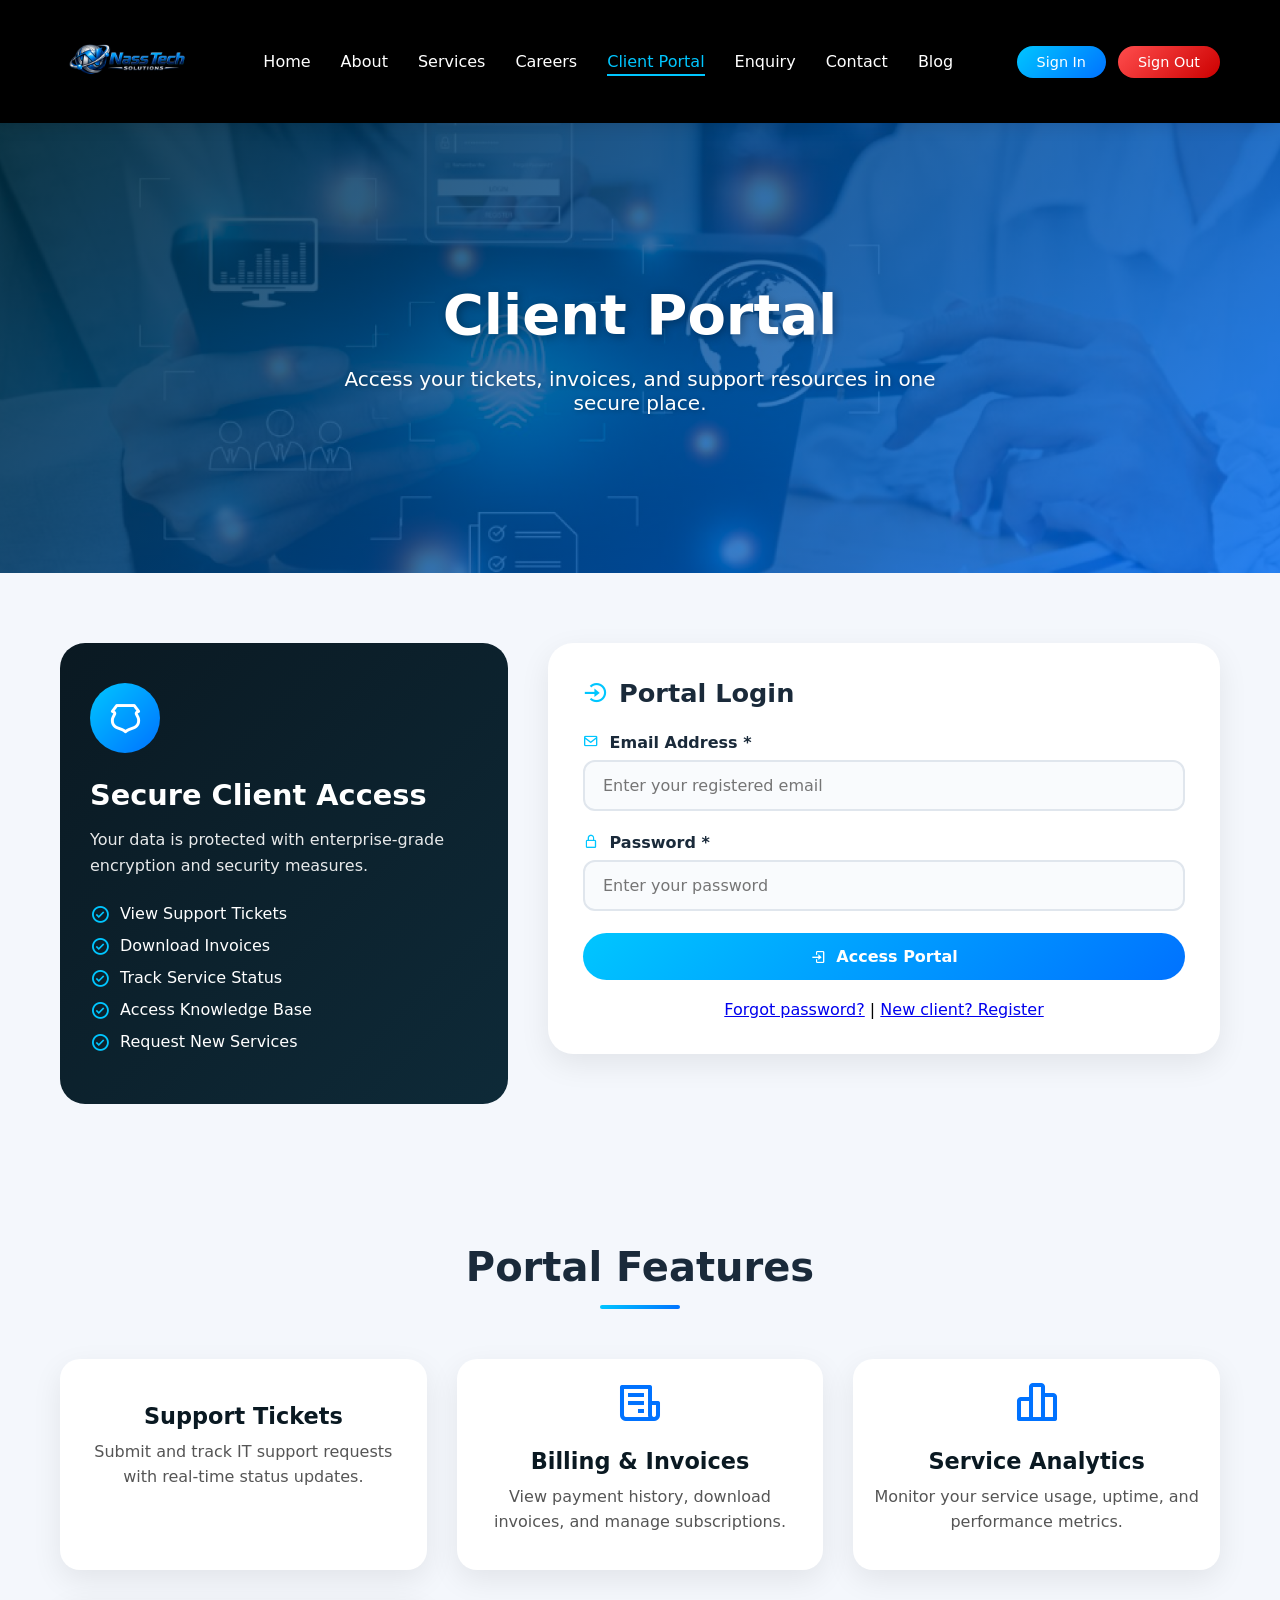
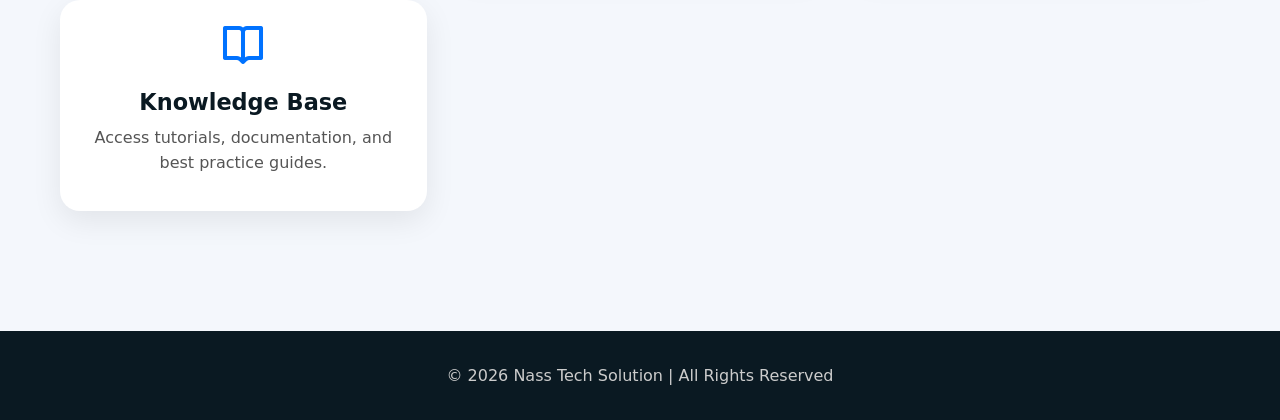
<file: client-portal.html>
<!DOCTYPE html>
<!-- Declares the document type and version as HTML5 for proper browser rendering and standards compliance -->
<html lang="en">
<!-- Root element of the HTML document. The 'lang' attribute sets the primary language to English for accessibility (screen readers) and SEO -->

<head>
    <!-- Contains meta-information about the document that is not displayed on the page itself -->
    
    <meta charset="UTF-8">
    <!-- Specifies the character encoding for the document as UTF-8, which supports almost all international characters, symbols, and emojis -->
    
    <meta name="viewport" content="width=device-width, initial-scale=1.0">
    <!-- Ensures proper responsive behavior on mobile devices by setting the viewport width equal to the device's width and initial zoom scale to 1.0 -->
     <meta name="description" content="Log in to the Nass Tech Solution client portal to access support tickets, download invoices, track service status, and manage your IT services. Secure 24/7 client access.">
     <meta name="keywords" content="client portal, IT client portal, login, support tickets, invoices, service status, knowledge base, Nass Tech portal, secure client access">
    
    <title>Client Portal | Nass Tech Solution</title>
    <!-- Sets the title of the web page, which appears on the browser tab and in search engine results -->
    
    <link rel="stylesheet" href="css/style.css">
    <!-- Links an external CSS stylesheet (located at css/style.css) to control the visual styling and layout of the page -->
    
    <link href='https://unpkg.com/boxicons@2.1.4/css/boxicons.min.css' rel='stylesheet'>
    <!-- Imports the Boxicons icon library from a CDN (Content Delivery Network), providing a wide range of scalable vector icons for use throughout the page -->
    
    <link rel="icon" href="images/logo/logo.png">
    <!-- Sets the favicon (small icon displayed in the browser tab) to the company logo image -->
</head>

<body>
    <!-- Contains all visible content of the web page that users interact with -->

    <!-- ================= NAVIGATION BAR ================= -->
    <!-- Creates the primary navigation menu at the top of the page for site-wide navigation -->
    <nav>
        <!-- Semantic HTML5 element specifically for navigation sections -->
        
        <div class="logo">
            <!-- Container for the company logo -->
            <img src="images/logo/logo.png" alt="Nass Tech Logo">
            <!-- Displays the company logo image. The 'alt' attribute provides alternative text for screen readers and when images fail to load -->
        </div>
        
        <ul class="nav-links">
            <!-- Unordered list holding all primary navigation links -->
            <li><a href="index.html">Home</a></li>
            <!-- Link to the Home page -->
            <li><a href="about_us.html">About</a></li>
            <!-- Link to the About Us page -->
            <li><a href="services.html">Services</a></li>
            <!-- Link to the Services page -->
            <li><a href="careers.html">Careers</a></li>
            <!-- Link to the Careers/Jobs page -->
            <li><a href="client-portal.html" class="active">Client Portal</a></li>
            <!-- Link to the Client Portal page. The 'active' class highlights the current page in the navigation menu -->
            <li><a href="enquiries.html">Enquiry</a></li>
            <!-- Link to the Enquiry page -->
            <li><a href="contact_us.html">Contact</a></li>
            <!-- Link to the Contact Us page -->
            <li><a href="blog.html">Blog</a></li>
            <!-- Link to the company Blog page -->
        </ul>
        
        <div class="nav-buttons">
            <!-- Container for authentication/account action buttons -->
            <a href="#" class="btn">Sign In</a>
            <!-- Sign In button (placeholder link). Allows existing users to log into their account -->
            <a href="#" class="btn logout">Sign Out</a>
            <!-- Sign Out button with additional 'logout' class for specific styling -->
        </div>
    </nav>

    <!-- ================= HERO SECTION ================= -->
    <!-- Large promotional banner area at the top of the page to introduce the client portal -->
    <section class="hero" style="background: linear-gradient(135deg, rgba(0,42,58,0.85), rgba(0,114,255,0.75)), url('images/hero/portal.png'); background-size: cover; background-position: center;">
        <!-- Inline style creates a dark gradient overlay (135-degree angle from dark teal to semi-transparent blue) over a background image (portal.png). 
             The overlay improves text readability. 'background-size: cover' ensures the image covers the entire section; 'background-position: center' centers the image -->
        
        <div class="hero-content">
            <!-- Container for the hero text content -->
            <h1>Client Portal</h1>
            <!-- Main heading of the hero section - clearly identifies this as the client portal page -->
            <p>Access your tickets, invoices, and support resources in one secure place.</p>
            <!-- Supporting subheading describing the key features available in the portal -->
        </div>
    </section>

    <!-- ================= LOGIN SECTION ================= -->
    <!-- Two-column layout: left side shows portal benefits, right side contains the login form -->
    <section class="section">
        <!-- Generic section container with class 'section' for consistent styling -->
        
        <div class="enquiry-grid">
            <!-- Container using CSS Grid layout to display two columns: left side (info card) and right side (login form) -->
            
            <!-- ================= LEFT COLUMN: PORTAL INFO CARD ================= -->
            <!-- Displays the key features and benefits of using the client portal -->
            <div class="enquiry-info-card">
                <!-- Container for the informational card that highlights portal capabilities -->
                
                <div class="info-icon">
                    <!-- Container for the icon at the top of the info card -->
                    <i class='bx bx-shield-alt'></i>
                    <!-- Boxicons shield icon representing security and protection -->
                </div>
                
                <h3>Secure Client Access</h3>
                <!-- Heading emphasizing the security of the portal -->
                
                <p>Your data is protected with enterprise-grade encryption and security measures.</p>
                <!-- Description highlighting security features (encryption, enterprise-grade protection) -->
                
                <ul class="info-list">
                    <!-- Unordered list of specific portal features/benefits with checkmark icons -->
                    <li><i class='bx bx-check-circle'></i> View Support Tickets</li>
                    <!-- Benefit: ability to see all support requests and their statuses -->
                    <li><i class='bx bx-check-circle'></i> Download Invoices</li>
                    <!-- Benefit: access to billing documents and payment records -->
                    <li><i class='bx bx-check-circle'></i> Track Service Status</li>
                    <!-- Benefit: monitor the operational status of subscribed services -->
                    <li><i class='bx bx-check-circle'></i> Access Knowledge Base</li>
                    <!-- Benefit: self-help documentation and tutorials -->
                    <li><i class='bx bx-check-circle'></i> Request New Services</li>
                    <!-- Benefit: ability to order additional services without contacting sales -->
                </ul>
            </div>

            <!-- ================= RIGHT COLUMN: LOGIN FORM ================= -->
            <!-- Authentication form for clients to access their secure portal dashboard -->
            <div class="enquiry-form-container">
                <!-- Container for the login form with styling matching the info card -->
                
                <h3><i class='bx bx-log-in-circle'></i> Portal Login</h3>
                <!-- Form heading with login circle icon indicating this is an authentication form -->
                
                <form id="portalLoginForm">
                    <!-- Form element with unique ID 'portalLoginForm' for JavaScript access.
                         No 'action' or 'method' attributes because submission is handled entirely by JavaScript (demo/client-side handling) -->
                    
                    <!-- Email Address Field -->
                    <div class="input-group">
                        <!-- Container for each form field with consistent spacing -->
                        <label><i class='bx bx-envelope'></i> Email Address *</label>
                        <!-- Label with envelope icon. Asterisk indicates this field is required -->
                        <input type="email" id="portalEmail" placeholder="Enter your registered email" required>
                        <!-- Email input field for the client's registered email address.
                             'type="email"' provides browser validation for proper email format -->
                    </div>
                    
                    <!-- Password Field -->
                    <div class="input-group">
                        <label><i class='bx bx-lock-alt'></i> Password *</label>
                        <!-- Label with lock icon representing password/security -->
                        <input type="password" id="portalPassword" placeholder="Enter your password" required>
                        <!-- Password input field. 'type="password"' masks the characters as they are typed -->
                    </div>
                    
                    <!-- Submit Button -->
                    <button type="submit" class="btn-submit">
                        <!-- Submit button with custom styling class -->
                        <i class='bx bx-log-in'></i> Access Portal
                        <!-- Login icon visually indicates the action of logging in -->
                    </button>
                </form>
                
                <!-- Portal Help Links -->
                <p style="text-align: center; margin-top: 20px;">
                    <!-- Centered paragraph with top margin for spacing -->
                    <a href="#" id="forgotPasswordLink">Forgot password?</a> | 
                    <!-- 'Forgot password' link with inline JavaScript alert for demo purposes. 
                         In production, this would trigger a proper password reset flow -->
                    <a href="#" id="registerNewClientLink">New client? Register</a>
                    <!-- 'Register' link for new clients with demo alert.
                         In production, this would redirect to a registration form -->
                </p>
                
                <!-- Response Message Container -->
                <p id="portalResponse" style="text-align:center; margin-top:20px; display:none;"></p>
                <!-- Hidden paragraph element that displays a success message after login.
                     Initially hidden (display:none). When shown, it provides visual feedback to the user -->
            </div>
        </div>
    </section>

    <!-- ================= PORTAL FEATURES SECTION ================= -->
    <!-- Displays the main features available inside the client portal using icon cards -->
    <section class="section">
        <h2>Portal Features</h2>
        <!-- Section heading introducing the portal's capabilities -->
        
        <div class="cards">
            <!-- Container using CSS Grid or Flexbox to display feature cards in a responsive grid layout -->
            
            <!-- ================= FEATURE CARD 1: Support Tickets ================= -->
            <div class="card">
                <!-- Individual card component for one portal feature -->
                <i class='bx bx-ticket' style="font-size: 48px; color: #0072ff; margin-top: 20px;"></i>
                <!-- Boxicons ticket icon representing support tickets.
                     Inline styles: large font size (48px), brand blue color, top margin for spacing -->
                <h3>Support Tickets</h3>
                <!-- Feature title -->
                <p>Submit and track IT support requests with real-time status updates.</p>
                <!-- Description highlighting ticket submission, tracking, and live status updates -->
            </div>
            
            <!-- ================= FEATURE CARD 2: Billing & Invoices ================= -->
            <div class="card">
                <i class='bx bx-receipt' style="font-size: 48px; color: #0072ff; margin-top: 20px;"></i>
                <!-- Boxicons receipt icon representing billing/invoices -->
                <h3>Billing & Invoices</h3>
                <!-- Feature title -->
                <p>View payment history, download invoices, and manage subscriptions.</p>
                <!-- Description covering payment tracking, document downloads, and subscription management -->
            </div>
            
            <!-- ================= FEATURE CARD 3: Service Analytics ================= -->
            <div class="card">
                <i class='bx bx-bar-chart-alt-2' style="font-size: 48px; color: #0072ff; margin-top: 20px;"></i>
                <!-- Boxicons bar chart icon representing analytics and metrics -->
                <h3>Service Analytics</h3>
                <!-- Feature title -->
                <p>Monitor your service usage, uptime, and performance metrics.</p>
                <!-- Description focusing on usage tracking, uptime monitoring, and performance data -->
            </div>
            
            <!-- ================= FEATURE CARD 4: Knowledge Base ================= -->
            <div class="card">
                <i class='bx bx-book-open' style="font-size: 48px; color: #0072ff; margin-top: 20px;"></i>
                <!-- Boxicons open book icon representing knowledge/documentation -->
                <h3>Knowledge Base</h3>
                <!-- Feature title -->
                <p>Access tutorials, documentation, and best practice guides.</p>
                <!-- Description covering self-help resources, technical docs, and best practices -->
            </div>
        </div>
    </section>

    <!-- ================= REGISTRATION MODAL ================= -->
<div id="registrationModal" style="display: none; position: fixed; top: 0; left: 0; width: 100%; height: 100%; background: rgba(0,0,0,0.7); z-index: 10005; align-items: center; justify-content: center;">
    <div style="background: white; width: 90%; max-width: 550px; max-height: 85vh; overflow-y: auto; border-radius: 20px; animation: fadeIn 0.3s ease;">
        <div style="background: linear-gradient(135deg, #002a3a, #0a5c7e); color: white; padding: 20px; border-radius: 20px 20px 0 0; display: flex; justify-content: space-between; align-items: center;">
            <h3 style="margin: 0;"><i class='bx bx-user-plus'></i> Register New Account</h3>
            <button id="closeModalBtn" style="background: rgba(255,255,255,0.2); border: none; color: white; font-size: 24px; cursor: pointer; width: 35px; height: 35px; border-radius: 50%;">&times;</button>
        </div>
        <div style="padding: 25px;">
            <div id="regFormMessage" style="margin-bottom: 15px;"></div>
            <form id="registrationForm">
                <div style="display: flex; gap: 15px; flex-wrap: wrap; margin-bottom: 15px;">
                    <div style="flex: 1;">
                        <label>First Name *</label>
                        <input type="text" id="regFirstName" required style="width: 100%; padding: 10px; border: 2px solid #e0e6ed; border-radius: 10px;">
                    </div>
                    <div style="flex: 1;">
                        <label>Last Name *</label>
                        <input type="text" id="regLastName" required style="width: 100%; padding: 10px; border: 2px solid #e0e6ed; border-radius: 10px;">
                    </div>
                </div>
                <div style="margin-bottom: 15px;">
                    <label>Email Address *</label>
                    <input type="email" id="regEmail" required style="width: 100%; padding: 10px; border: 2px solid #e0e6ed; border-radius: 10px;">
                </div>
                <div style="margin-bottom: 15px;">
                    <label>Phone Number</label>
                    <input type="tel" id="regPhone" style="width: 100%; padding: 10px; border: 2px solid #e0e6ed; border-radius: 10px;">
                </div>
                <div style="margin-bottom: 15px;">
                    <label>Company Name</label>
                    <input type="text" id="regCompany" style="width: 100%; padding: 10px; border: 2px solid #e0e6ed; border-radius: 10px;">
                </div>
                <div style="margin-bottom: 15px;">
                    <label>Password *</label>
                    <input type="password" id="regPassword" required style="width: 100%; padding: 10px; border: 2px solid #e0e6ed; border-radius: 10px;">
                    <small style="color: #666;">Minimum 12 characters with uppercase, lowercase, number & special character</small>
                </div>
                <div style="margin-bottom: 15px;">
                    <label>Confirm Password *</label>
                    <input type="password" id="regConfirmPassword" required style="width: 100%; padding: 10px; border: 2px solid #e0e6ed; border-radius: 10px;">
                </div>
                <div style="margin-bottom: 20px;">
                    <label style="display: flex; align-items: center; gap: 10px;">
                        <input type="checkbox" id="regTerms"> I agree to the <a href="#">Terms of Service</a> and <a href="#">Privacy Policy</a> *
                    </label>
                </div>
                <button type="submit" style="width: 100%; padding: 12px; background: linear-gradient(135deg, #11998e, #38ef7d); color: white; border: none; border-radius: 30px; font-weight: 600; cursor: pointer;">Register Account</button>
                <p style="text-align: center; margin-top: 15px;">
                    Already have an account? <a href="#" id="switchToLoginLink" style="color: #0072ff;">Sign In</a>
                </p>
            </form>
        </div>
    </div>
</div>

<!-- ================= FORGOT PASSWORD MODAL ================= -->
<div id="forgotPasswordModal" style="display: none; position: fixed; top: 0; left: 0; width: 100%; height: 100%; background: rgba(0,0,0,0.7); z-index: 10006; align-items: center; justify-content: center;">
    <div style="background: white; width: 90%; max-width: 500px; border-radius: 20px; animation: fadeIn 0.3s ease;">
        <div style="background: linear-gradient(135deg, #002a3a, #0a5c7e); color: white; padding: 20px; border-radius: 20px 20px 0 0; display: flex; justify-content: space-between; align-items: center;">
            <h3 style="margin: 0;"><i class='bx bx-lock-alt'></i> Reset Password</h3>
            <button id="closeForgotModalBtn" style="background: rgba(255,255,255,0.2); border: none; color: white; font-size: 24px; cursor: pointer; width: 35px; height: 35px; border-radius: 50%;">&times;</button>
        </div>
        <div style="padding: 25px;">
            <div id="forgotFormMessage" style="margin-bottom: 15px;"></div>
            
            <!-- Step 1: Enter Email -->
            <div id="forgotPasswordForm">
                <div style="margin-bottom: 15px;">
                    <label>Email Address *</label>
                    <input type="email" id="resetEmail" required style="width: 100%; padding: 10px; border: 2px solid #e0e6ed; border-radius: 10px;">
                </div>
                <button type="button" id="sendCodeBtn" style="width: 100%; padding: 12px; background: linear-gradient(135deg, #00c6ff, #0072ff); color: white; border: none; border-radius: 30px; font-weight: 600; cursor: pointer;">Send Verification Code</button>
                <p style="text-align: center; margin-top: 15px;">
                    <a href="#" id="backToLoginLink" style="color: #0072ff;">Back to Sign In</a>
                </p>
            </div>
            
            <!-- Step 2: Verify Code -->
            <div id="verificationSection" style="display: none;">
                <div style="margin-bottom: 15px;">
                    <label>Verification Code *</label>
                    <input type="text" id="verificationCode" placeholder="Enter 6-digit code" required style="width: 100%; padding: 10px; border: 2px solid #e0e6ed; border-radius: 10px;">
                </div>
                <button type="button" id="verifyCodeBtn" style="width: 100%; padding: 12px; background: linear-gradient(135deg, #00c6ff, #0072ff); color: white; border: none; border-radius: 30px; font-weight: 600; cursor: pointer;">Verify Code</button>
                <p style="text-align: center; margin-top: 15px;">
                    <a href="#" id="resendCodeLink" style="color: #0072ff;">Resend Code</a> | 
                    <a href="#" id="backToEmailLink" style="color: #666;">Back to Email</a>
                </p>
            </div>
            
            <!-- Step 3: Reset Password -->
            <div id="resetPasswordSection" style="display: none;">
                <div style="margin-bottom: 15px;">
                    <label>New Password *</label>
                    <input type="password" id="newPassword" required style="width: 100%; padding: 10px; border: 2px solid #e0e6ed; border-radius: 10px;">
                    <small style="color: #666;">Minimum 12 characters with uppercase, lowercase, number & special character</small>
                </div>
                <div style="margin-bottom: 20px;">
                    <label>Confirm New Password *</label>
                    <input type="password" id="confirmNewPassword" required style="width: 100%; padding: 10px; border: 2px solid #e0e6ed; border-radius: 10px;">
                </div>
                <button type="button" id="resetPasswordBtn" style="width: 100%; padding: 12px; background: linear-gradient(135deg, #11998e, #38ef7d); color: white; border: none; border-radius: 30px; font-weight: 600; cursor: pointer;">Reset Password</button>
            </div>
        </div>
    </div>
</div>

<style>
@keyframes fadeIn {
    from { opacity: 0; transform: translateY(-30px); }
    to { opacity: 1; transform: translateY(0); }
}
</style>

    <!-- ================= FOOTER ================= -->
    <!-- Bottom section of the page containing copyright and legal information -->
    <footer>
        <!-- Semantic HTML5 element for footer content -->
        <p>© 2026 Nass Tech Solution | All Rights Reserved</p>
        <!-- Copyright notice with the company name, current year, and legal rights statement -->
    </footer>
<script>
// ==================== COMPLETE WORKING JAVASCRIPT ====================
document.addEventListener('DOMContentLoaded', function() {
    
    // ==================== REGISTRATION MODAL ====================
    const modal = document.getElementById('registrationModal');
    const closeModalBtn = document.getElementById('closeModalBtn');
    const regForm = document.getElementById('registrationForm');
    const regFormMessage = document.getElementById('regFormMessage');
    
    function showRegMessage(msg, isError = true) {
        if(regFormMessage) {
            regFormMessage.innerHTML = `<span style="color: ${isError ? '#e74c3c' : '#27ae60'}; background: ${isError ? '#fee' : '#e8f8f0'}; padding: 10px; border-radius: 12px; display: inline-block; width: 100%;">${msg}</span>`;
            setTimeout(() => { if (regFormMessage.innerHTML.includes(msg)) regFormMessage.innerHTML = ''; }, 4000);
        }
    }
    
    window.openRegistrationModal = function() {
        if(modal) {
            modal.style.display = 'flex';
            if (regForm) regForm.reset();
            if (regFormMessage) regFormMessage.innerHTML = '';
        }
    }
    
    function closeModal() { if(modal) modal.style.display = 'none'; }
    
    if (closeModalBtn) closeModalBtn.addEventListener('click', closeModal);
    if (modal) {
        window.addEventListener('click', function(e) { if (e.target === modal) closeModal(); });
    }
    
    if (regForm) {
        regForm.addEventListener('submit', function(e) {
            e.preventDefault();
            
            const firstName = document.getElementById('regFirstName')?.value.trim() || '';
            const lastName = document.getElementById('regLastName')?.value.trim() || '';
            const email = document.getElementById('regEmail')?.value.trim() || '';
            const password = document.getElementById('regPassword')?.value || '';
            const confirm = document.getElementById('regConfirmPassword')?.value || '';
            const termsAccepted = document.getElementById('regTerms')?.checked || false;
            
            if (!firstName || !lastName || !email || !password || !confirm) {
                showRegMessage('❌ Please fill all required fields (*).');
                return;
            }
            if (!email.includes('@') || !email.includes('.')) {
                showRegMessage('⚠️ Please enter a valid email address.');
                return;
            }
            if (password.length < 8) {
                showRegMessage('❌ Password must be at least 8 characters long.');
                return;
            }
            if (password !== confirm) {
                showRegMessage('❗ Passwords do not match.');
                return;
            }
            if (!termsAccepted) {
                showRegMessage('📜 You must agree to the Terms of Service.');
                return;
            }
            
            const newUser = {
                firstName: firstName, lastName: lastName, email: email,
                company: document.getElementById('regCompany')?.value.trim() || "Individual Client",
                phone: document.getElementById('regPhone')?.value.trim() || "Not provided",
                password: password, registeredAt: new Date().toISOString()
            };
            
            let demoUsers = JSON.parse(localStorage.getItem('nass_portal_users') || '[]');
            if (demoUsers.some(u => u.email === email)) {
                showRegMessage('⚠️ An account with this email already exists.');
                return;
            }
            
            demoUsers.push(newUser);
            localStorage.setItem('nass_portal_users', JSON.stringify(demoUsers));
            showRegMessage(`🎉 Welcome ${firstName}! Registration successful! You can now login.`, false);
            
            setTimeout(() => {
                closeModal();
                const loginEmailField = document.getElementById('portalEmail');
                if (loginEmailField) loginEmailField.value = email;
                const portalResponse = document.getElementById('portalResponse');
                if (portalResponse) {
                    portalResponse.style.display = 'block';
                    portalResponse.innerHTML = `<i class='bx bx-check-circle'></i> ✅ Account created successfully! Please login.`;
                    portalResponse.style.color = '#155724';
                    portalResponse.style.background = '#d4edda';
                    portalResponse.style.padding = '15px';
                    portalResponse.style.borderRadius = '10px';
                    setTimeout(() => { portalResponse.style.display = 'none'; }, 4000);
                }
            }, 2000);
        });
    }
    
    const registerNewClientLink = document.getElementById('registerNewClientLink');
    if (registerNewClientLink) {
        registerNewClientLink.addEventListener('click', function(e) { 
            e.preventDefault(); 
            window.openRegistrationModal(); 
        });
    }
    
    const switchToLoginLink = document.getElementById('switchToLoginLink');
    if (switchToLoginLink) {
        switchToLoginLink.addEventListener('click', function(e) { 
            e.preventDefault(); 
            closeModal(); 
        });
    }
    
    // ==================== FORGOT PASSWORD - WORKING VERSION ====================
    const forgotModal = document.getElementById('forgotPasswordModal');
    const closeForgotModalBtn = document.getElementById('closeForgotModalBtn');
    
    const forgotFormDiv = document.getElementById('forgotPasswordForm');
    const verificationSection = document.getElementById('verificationSection');
    const resetPasswordSection = document.getElementById('resetPasswordSection');
    const forgotFormMessage = document.getElementById('forgotFormMessage');
    
    let tempResetEmail = '';
    let tempVerificationCode = '';
    
    function showForgotMessage(msg, isError = true) {
        if(forgotFormMessage) {
            forgotFormMessage.innerHTML = `<span style="color: ${isError ? '#e74c3c' : '#27ae60'}; background: ${isError ? '#fee' : '#e8f8f0'}; padding: 10px; border-radius: 12px; display: inline-block; width: 100%;">${msg}</span>`;
            setTimeout(() => { if (forgotFormMessage.innerHTML.includes(msg)) forgotFormMessage.innerHTML = ''; }, 5000);
        }
    }
    
    function openForgotModal() {
        if(forgotModal) {
            forgotModal.style.display = 'flex';
            if (forgotFormDiv) forgotFormDiv.style.display = 'block';
            if (verificationSection) verificationSection.style.display = 'none';
            if (resetPasswordSection) resetPasswordSection.style.display = 'none';
            const resetEmailInput = document.getElementById('resetEmail');
            if(resetEmailInput) resetEmailInput.value = '';
            const verificationCodeInput = document.getElementById('verificationCode');
            if(verificationCodeInput) verificationCodeInput.value = '';
            const newPasswordInput = document.getElementById('newPassword');
            if(newPasswordInput) newPasswordInput.value = '';
            const confirmNewPasswordInput = document.getElementById('confirmNewPassword');
            if(confirmNewPasswordInput) confirmNewPasswordInput.value = '';
            if(forgotFormMessage) forgotFormMessage.innerHTML = '';
            tempResetEmail = '';
            tempVerificationCode = '';
        }
    }
    
    function closeForgotModal() { 
        if(forgotModal) forgotModal.style.display = 'none'; 
    }
    
    if (closeForgotModalBtn) closeForgotModalBtn.addEventListener('click', closeForgotModal);
    if (forgotModal) {
        window.addEventListener('click', function(e) { if (e.target === forgotModal) closeForgotModal(); });
    }
    
    // Handle Forgot Password link click (the one in the login form)
    const forgotPasswordTrigger = document.getElementById('forgotPasswordLink');
    if (forgotPasswordTrigger) {
        forgotPasswordTrigger.addEventListener('click', function(e) {
            e.preventDefault();
            openForgotModal();
        });
    }
    
    // Handle Send Code button (now using sendCodeBtn ID)
    const sendCodeBtn = document.getElementById('sendCodeBtn');
    if (sendCodeBtn) {
        sendCodeBtn.addEventListener('click', function(e) {
            e.preventDefault();
            const email = document.getElementById('resetEmail')?.value.trim() || '';
            if (!email) {
                showForgotMessage('❌ Please enter your email address.');
                return;
            }
            
            let demoUsers = JSON.parse(localStorage.getItem('nass_portal_users') || '[]');
            const userExists = demoUsers.some(u => u.email === email);
            const isDemoEmail = (email === "demo@nasstech.com");
            
            if (!userExists && !isDemoEmail) {
                showForgotMessage('❌ No account found with this email address. Please register first.');
                return;
            }
            
            // Generate 6-digit verification code
            tempVerificationCode = Math.floor(100000 + Math.random() * 900000).toString();
            tempResetEmail = email;
            
            // Store in sessionStorage
            sessionStorage.setItem('resetCode_' + email, tempVerificationCode);
            sessionStorage.setItem('resetExpiry_' + email, Date.now() + 300000);
            
            // Show the code to user
            alert(`📧 DEMO MODE: Your verification code is: ${tempVerificationCode}\n\n(This would be sent to ${email} in production)`);
            showForgotMessage(`✅ Verification code sent to ${email}. Use code: ${tempVerificationCode}`, false);
            
            // Switch to verification section
            if (forgotFormDiv) forgotFormDiv.style.display = 'none';
            if (verificationSection) verificationSection.style.display = 'block';
            if (forgotFormMessage) forgotFormMessage.innerHTML = '';
        });
    }
    
    // Handle Verify Code button (now using verifyCodeBtn ID)
    const verifyCodeBtn = document.getElementById('verifyCodeBtn');
    if (verifyCodeBtn) {
        verifyCodeBtn.addEventListener('click', function(e) {
            e.preventDefault();
            const enteredCode = document.getElementById('verificationCode')?.value.trim() || '';
            if (!enteredCode) {
                showForgotMessage('❌ Please enter the verification code.');
                return;
            }
            
            const storedCode = sessionStorage.getItem('resetCode_' + tempResetEmail);
            const expiryTime = sessionStorage.getItem('resetExpiry_' + tempResetEmail);
            
            if (!storedCode || !expiryTime) {
                showForgotMessage('❌ No verification code found. Please request a new code.');
                return;
            }
            if (Date.now() > parseInt(expiryTime)) {
                showForgotMessage('❌ Verification code has expired. Please request a new code.');
                return;
            }
            if (enteredCode !== storedCode) {
                showForgotMessage('❌ Invalid verification code. Please try again.');
                return;
            }
            
            showForgotMessage('✅ Code verified! Please enter your new password.', false);
            
            // Switch to reset password section
            if (verificationSection) verificationSection.style.display = 'none';
            if (resetPasswordSection) resetPasswordSection.style.display = 'block';
            if (forgotFormMessage) forgotFormMessage.innerHTML = '';
        });
    }
    
    // Handle Resend Code link
    const resendCodeLink = document.getElementById('resendCodeLink');
    if (resendCodeLink) {
        resendCodeLink.addEventListener('click', function(e) {
            e.preventDefault();
            if (!tempResetEmail) {
                showForgotMessage('❌ Session expired. Please restart the process.');
                if (forgotFormDiv) forgotFormDiv.style.display = 'block';
                if (verificationSection) verificationSection.style.display = 'none';
                return;
            }
            
            tempVerificationCode = Math.floor(100000 + Math.random() * 900000).toString();
            sessionStorage.setItem('resetCode_' + tempResetEmail, tempVerificationCode);
            sessionStorage.setItem('resetExpiry_' + tempResetEmail, Date.now() + 300000);
            alert(`📧 DEMO MODE: Your new verification code is: ${tempVerificationCode}`);
            showForgotMessage(`✅ New verification code sent: ${tempVerificationCode}`, false);
            const verificationCodeInput = document.getElementById('verificationCode');
            if(verificationCodeInput) verificationCodeInput.value = '';
        });
    }
    
    // Handle Back to Email link
    const backToEmailLink = document.getElementById('backToEmailLink');
    if (backToEmailLink) {
        backToEmailLink.addEventListener('click', function(e) {
            e.preventDefault();
            if (forgotFormDiv) forgotFormDiv.style.display = 'block';
            if (verificationSection) verificationSection.style.display = 'none';
            if (forgotFormMessage) forgotFormMessage.innerHTML = '';
        });
    }
    
    // Handle Back to Sign In link
    const backToLoginLink = document.getElementById('backToLoginLink');
    if (backToLoginLink) {
        backToLoginLink.addEventListener('click', function(e) {
            e.preventDefault();
            closeForgotModal();
        });
    }
    
    // Handle Reset Password button (now using resetPasswordBtn ID)
    const resetPasswordBtn = document.getElementById('resetPasswordBtn');
    if (resetPasswordBtn) {
        resetPasswordBtn.addEventListener('click', function(e) {
            e.preventDefault();
            const newPassword = document.getElementById('newPassword')?.value || '';
            const confirmPassword = document.getElementById('confirmNewPassword')?.value || '';
            
            if (!newPassword || !confirmPassword) {
                showForgotMessage('❌ Please enter and confirm your new password.');
                return;
            }
            if (newPassword.length < 8) {
                showForgotMessage('❌ Password must be at least 8 characters long.');
                return;
            }
            if (newPassword !== confirmPassword) {
                showForgotMessage('❌ Passwords do not match.');
                return;
            }
            
            let demoUsers = JSON.parse(localStorage.getItem('nass_portal_users') || '[]');
            const userIndex = demoUsers.findIndex(u => u.email === tempResetEmail);
            
            if (userIndex !== -1) {
                demoUsers[userIndex].password = newPassword;
                localStorage.setItem('nass_portal_users', JSON.stringify(demoUsers));
                showForgotMessage('✅ Password reset successful! You can now login with your new password.', false);
            } else if (tempResetEmail === "demo@nasstech.com") {
                showForgotMessage('✅ Demo account: Password reset successful!', false);
            } else {
                showForgotMessage('❌ User not found.');
                return;
            }
            
            // Clear stored code
            sessionStorage.removeItem('resetCode_' + tempResetEmail);
            sessionStorage.removeItem('resetExpiry_' + tempResetEmail);
            
            setTimeout(() => {
                closeForgotModal();
                const loginEmailField = document.getElementById('portalEmail');
                if (loginEmailField) loginEmailField.value = tempResetEmail;
                const portalResponse = document.getElementById('portalResponse');
                if (portalResponse) {
                    portalResponse.style.display = 'block';
                    portalResponse.innerHTML = `<i class='bx bx-check-circle'></i> ✅ Password reset successful! Please login with your new password.`;
                    portalResponse.style.color = '#155724';
                    portalResponse.style.background = '#d4edda';
                    portalResponse.style.padding = '15px';
                    portalResponse.style.borderRadius = '10px';
                    setTimeout(() => { portalResponse.style.display = 'none'; }, 4000);
                }
            }, 2000);
        });
    }
    
    // ==================== LOGIN FORM HANDLER ====================
    const portalForm = document.getElementById('portalLoginForm');
    if(portalForm) {
        portalForm.addEventListener('submit', function(e) {
            e.preventDefault();
            
            const email = document.getElementById('portalEmail').value.trim();
            const password = document.getElementById('portalPassword').value.trim();
            
            if(email === "" || password === "") {
                alert("Please enter both email and password.");
                return;
            }
            
            let demoUsers = JSON.parse(localStorage.getItem('nass_portal_users') || '[]');
            const matchedUser = demoUsers.find(u => u.email === email && u.password === password);
            const isDemoAccount = (email === "demo@nasstech.com" && password === "demo123");
            
            if(matchedUser || isDemoAccount) {
                const userName = matchedUser ? matchedUser.firstName : 'Demo User';
                const portalResponseDiv = document.getElementById('portalResponse');
                if(portalResponseDiv) {
                    portalResponseDiv.style.display = 'block';
                    portalResponseDiv.innerHTML = `<i class='bx bx-check-circle'></i> ✅ Welcome back ${userName}! Loading dashboard...`;
                    portalResponseDiv.style.color = '#155724';
                    portalResponseDiv.style.background = '#d4edda';
                    portalResponseDiv.style.padding = '15px';
                    portalResponseDiv.style.borderRadius = '10px';
                }
                
                setTimeout(() => {
                    alert(`Welcome ${userName}! Dashboard would load here.`);
                    if(portalResponseDiv) {
                        setTimeout(() => {
                            portalResponseDiv.style.display = 'none';
                        }, 1000);
                    }
                }, 1500);
                
            } else {
                const portalResponseDiv = document.getElementById('portalResponse');
                if(portalResponseDiv) {
                    portalResponseDiv.style.display = 'block';
                    portalResponseDiv.innerHTML = `<i class='bx bx-error-circle'></i> ❌ Invalid email or password.<br><small>Demo: demo@nasstech.com / demo123<br>Or register a new account.</small>`;
                    portalResponseDiv.style.color = '#721c24';
                    portalResponseDiv.style.background = '#f8d7da';
                    portalResponseDiv.style.padding = '15px';
                    portalResponseDiv.style.borderRadius = '10px';
                    
                    setTimeout(() => {
                        portalResponseDiv.style.display = 'none';
                    }, 4000);
                }
            }
        });
    }
    
    // ==================== MOBILE MENU ====================
    const nav = document.querySelector('nav');
    const existingToggle = document.querySelector('.menu-toggle');
    
    if (!existingToggle && nav) {
        const toggleBtn = document.createElement('button');
        toggleBtn.className = 'menu-toggle';
        toggleBtn.setAttribute('aria-label', 'Toggle menu');
        toggleBtn.innerHTML = '<i class="bx bx-menu"></i>';
        toggleBtn.style.cssText = 'display: none; background: none; border: none; font-size: 28px; cursor: pointer; color: white;';
        const logo = document.querySelector('.logo');
        if (logo && logo.nextSibling) {
            nav.insertBefore(toggleBtn, logo.nextSibling);
        } else {
            nav.insertBefore(toggleBtn, nav.firstChild);
        }
    }
    
    const menuToggle = document.querySelector('.menu-toggle');
    const navLinks = document.querySelector('.nav-links');
    
    if (menuToggle && navLinks) {
        const checkScreenSize = () => {
            if (window.innerWidth <= 768) {
                menuToggle.style.display = 'block';
            } else {
                menuToggle.style.display = 'none';
                navLinks.classList.remove('active');
            }
        };
        
        checkScreenSize();
        window.addEventListener('resize', checkScreenSize);
        
        menuToggle.addEventListener('click', function(e) {
            e.stopPropagation();
            navLinks.classList.toggle('active');
            const icon = menuToggle.querySelector('i');
            if (icon) {
                if (navLinks.classList.contains('active')) {
                    icon.classList.remove('bx-menu');
                    icon.classList.add('bx-x');
                } else {
                    icon.classList.remove('bx-x');
                    icon.classList.add('bx-menu');
                }
            }
        });
        
        const navLinksItems = navLinks.querySelectorAll('a');
        navLinksItems.forEach(link => {
            link.addEventListener('click', function() {
                navLinks.classList.remove('active');
                const icon = menuToggle.querySelector('i');
                if (icon) {
                    icon.classList.remove('bx-x');
                    icon.classList.add('bx-menu');
                }
            });
        });
    }
});
</script>
   

    <script src="js/script.js"></script>

</body>
</html>
</file>
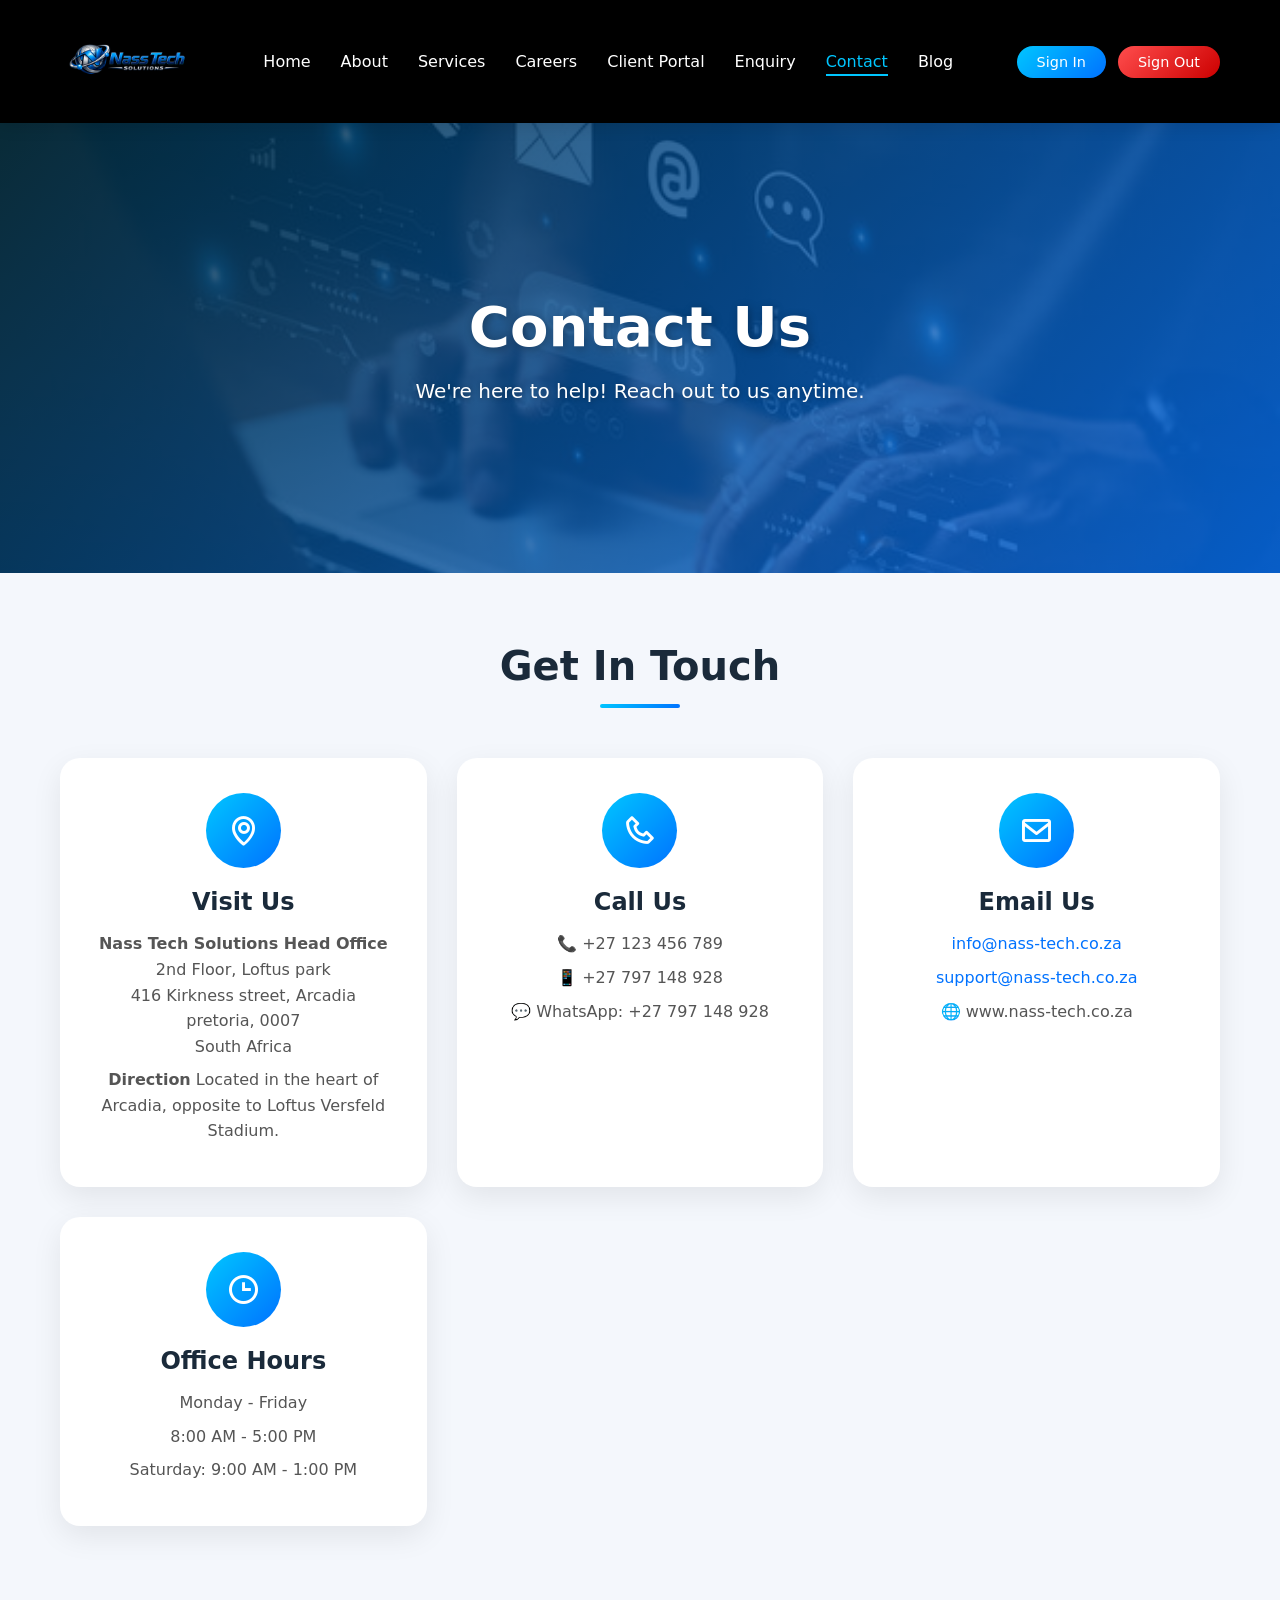
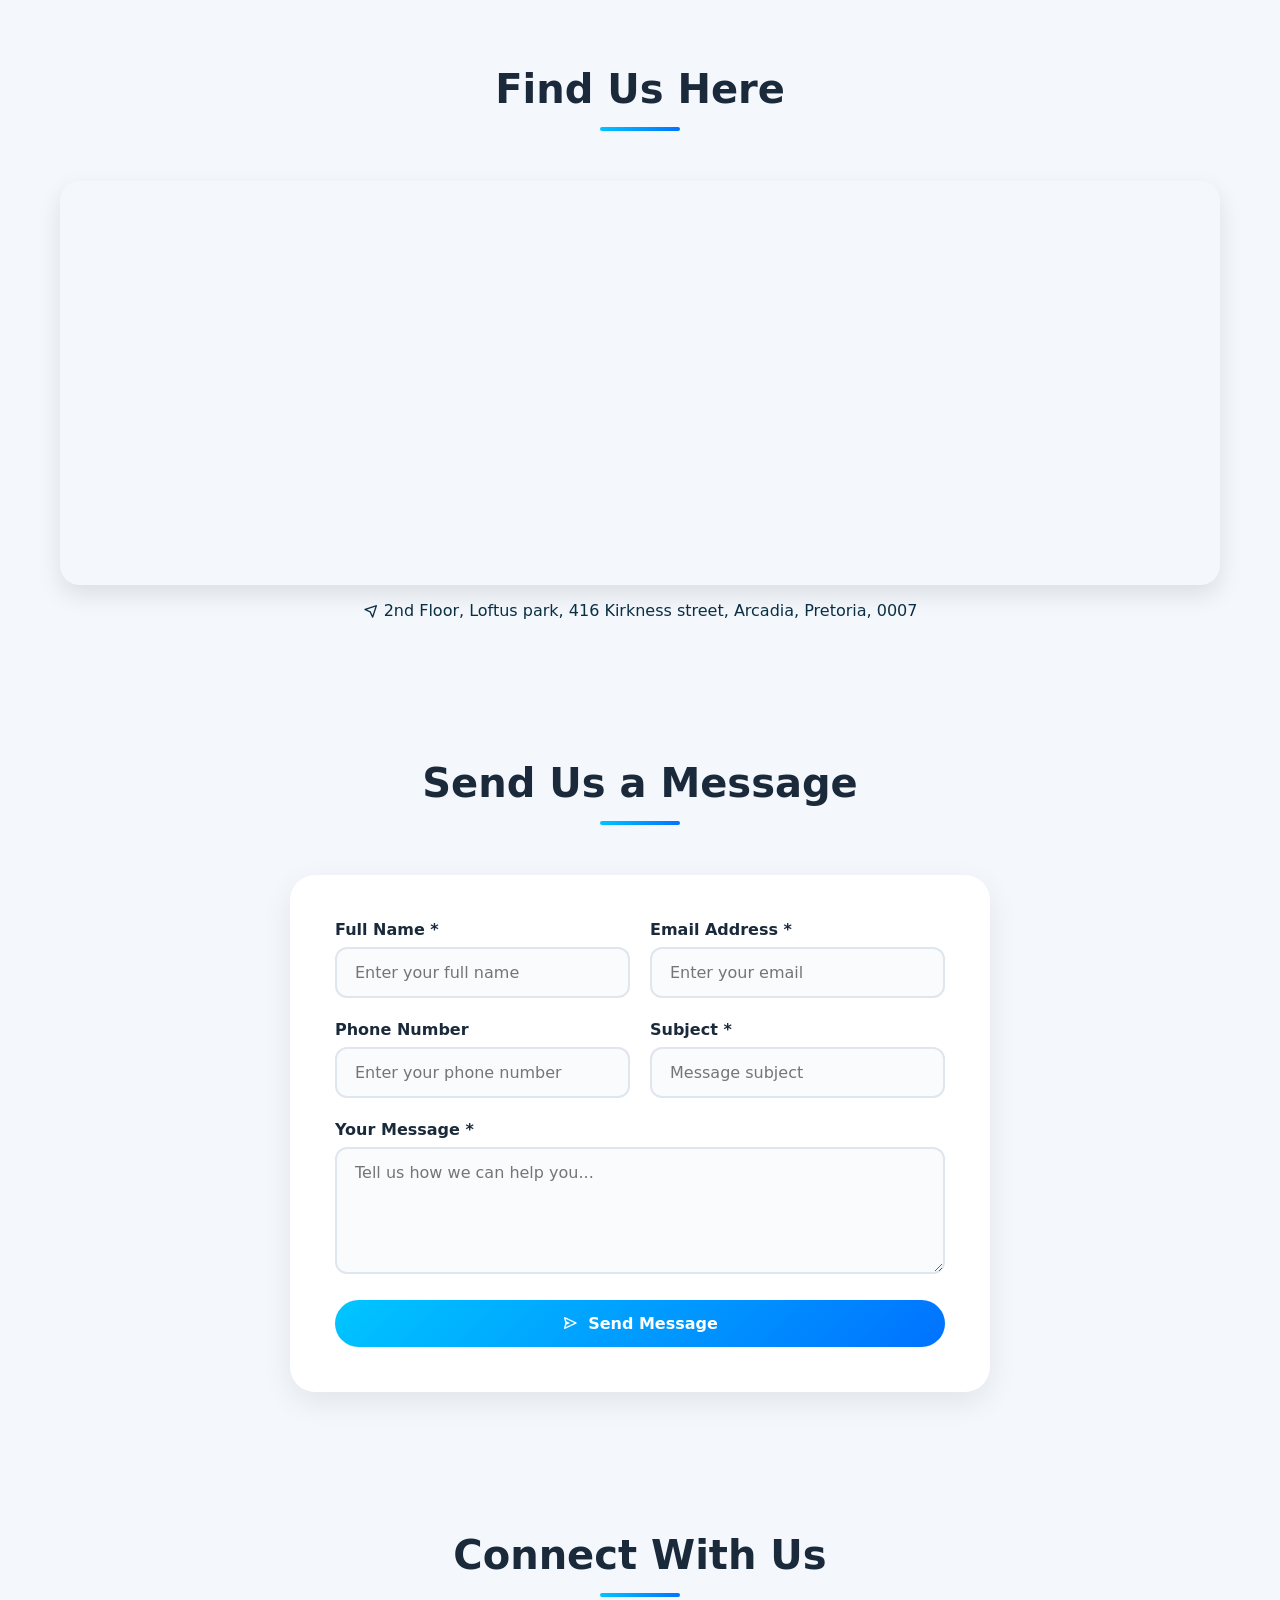
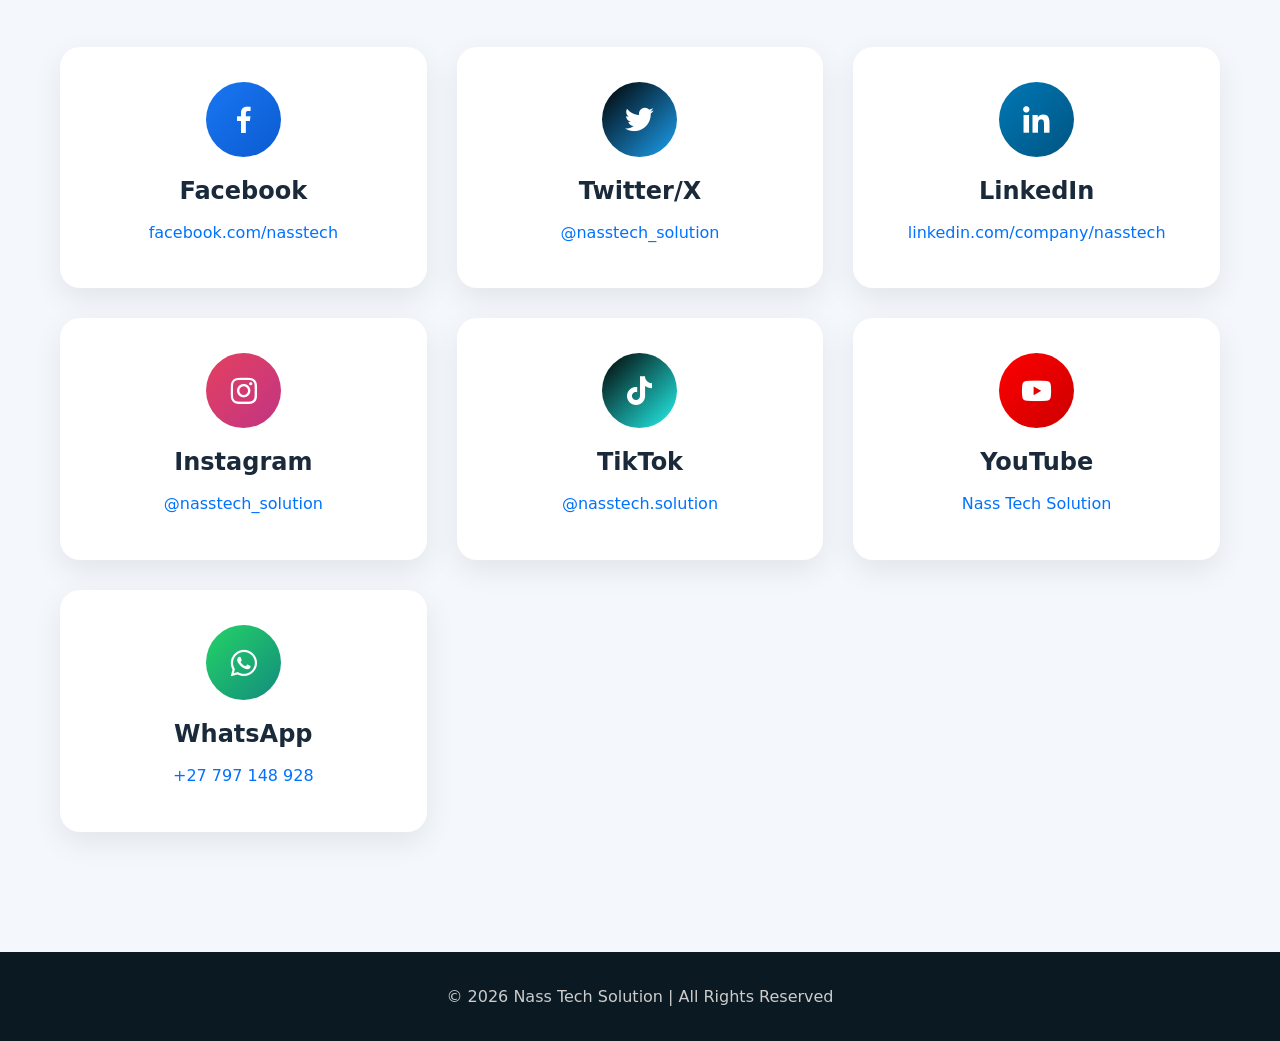
<file: contact_us.html>
<!DOCTYPE html>
<!-- Declares the document type and version as HTML5 for proper browser rendering and standards compliance -->
<html lang="en">
<!-- Root element of the HTML document. The 'lang' attribute sets the primary language to English for accessibility (screen readers) and SEO -->

<head>
    <!-- Contains meta-information about the document that is not displayed on the page itself -->
    
    <meta charset="UTF-8">
    <!-- Specifies the character encoding for the document as UTF-8, which supports almost all international characters, symbols, and emojis -->
    
    <meta name="viewport" content="width=device-width, initial-scale=1.0">
    <!-- Ensures proper responsive behavior on mobile devices by setting the viewport width equal to the device's width and initial zoom scale to 1.0 -->
     <meta name="description" content="Contact Nass Tech Solution in Pretoria. Call +27 123 456 789, email info@nass-tech.co.za, or visit our office at Loftus Park, Arcadia. Get IT support and business solutions today.">
     <meta name="keywords" content="contact us, Nass Tech contact, phone number, email address, office location, Pretoria IT company, customer support, social media, get in touch, IT services contact">
    
    <title>Contact Us | Nass Tech Solution</title>
    <!-- Sets the title of the web page, which appears on the browser tab and in search engine results -->
    
    <link rel="stylesheet" href="css/style.css">
    <!-- Links an external CSS stylesheet (located at css/style.css) to control the visual styling and layout of the page -->
    
    <link href='https://unpkg.com/boxicons@2.1.4/css/boxicons.min.css' rel='stylesheet'>
    <!-- Imports the Boxicons icon library from a CDN, providing a wide range of scalable vector icons for use throughout the page -->
    
    <link rel="icon" href="images/logo/logo.png">
    <!-- Sets the favicon (small icon displayed in the browser tab) to the company logo image -->
</head>

<body>
    <!-- Contains all visible content of the web page that users interact with -->

    <!-- ================= NAVIGATION BAR ================= -->
    <!-- Creates the primary navigation menu at the top of the page for site-wide navigation -->
    <nav>
        <!-- Semantic HTML5 element specifically for navigation sections -->
        
        <div class="logo">
            <!-- Container for the company logo -->
            <img src="images/logo/logo.png" alt="Nass Tech Logo">
            <!-- Displays the company logo image. The 'alt' attribute provides alternative text for screen readers and when images fail to load -->
        </div>
        
        <ul class="nav-links">
            <!-- Unordered list holding all primary navigation links -->
            <li><a href="index.html">Home</a></li>
            <!-- Link to the Home page -->
            <li><a href="about_us.html">About</a></li>
            <!-- Link to the About Us page -->
            <li><a href="services.html">Services</a></li>
            <!-- Link to the Services page -->
            <li><a href="careers.html">Careers</a></li>
            <!-- Link to the Careers/Jobs page -->
            <li><a href="client-portal.html">Client Portal</a></li>
            <!-- Link to the Client Portal (login-protected area for existing clients) -->
            <li><a href="enquiries.html">Enquiry</a></li>
            <!-- Link to the Enquiry page -->
            <li><a href="contact_us.html" class="active">Contact</a></li>
            <!-- Link to the Contact Us page. The 'active' class highlights the current page in the navigation menu -->
            <li><a href="blog.html">Blog</a></li>
            <!-- Link to the company Blog page -->
        </ul>
        
        <div class="nav-buttons">
            <!-- Container for authentication/account action buttons -->
            <a href="#" class="btn">Sign In</a>
            <!-- Sign In button (placeholder link). Allows existing users to log into their account -->
            <a href="#" class="btn logout">Sign Out</a>
            <!-- Sign Out button with additional 'logout' class for specific styling -->
        </div>
    </nav>

    <!-- ================= HERO SECTION ================= -->
    <!-- Large promotional banner area at the top of the page to grab user attention and introduce the contact purpose -->
    <section class="hero" style="background: linear-gradient(135deg, rgba(0,42,58,0.85), rgba(0,114,255,0.75)), url('images/hero/contact.jpg'); background-size: cover; background-position: center;">
        <!-- Inline style creates a dark gradient overlay (135-degree angle from dark teal to semi-transparent blue) over a background image (contact.jpg). 
             The overlay improves text readability. 'background-size: cover' ensures the image covers the entire section; 'background-position: center' centers the image -->
        
        <div class="hero-content">
            <!-- Container for the hero text content -->
            <h1>Contact Us</h1>
            <!-- Main heading of the hero section - clearly states the page's purpose -->
            <p>We're here to help! Reach out to us anytime.</p>
            <!-- Supporting subheading text encouraging users to make contact -->
        </div>
    </section>

    <!-- ================= CONTACT INFORMATION SECTION ================= -->
    <!-- Displays company contact details including address, phone numbers, email, and office hours in a card-based grid layout -->
    <section class="section">
        <!-- Generic section container with class 'section' for consistent styling -->
        
        <h2>Get In Touch</h2>
        <!-- Section heading introducing the contact information that follows -->
        
        <div class="contact-grid">
            <!-- Container using CSS Grid layout to display contact cards in a responsive grid (typically 2-4 columns depending on screen size) -->
            
            <!-- ================= VISIT US CARD ================= -->
            <!-- Physical address card with location details and directions -->
            <div class="contact-card">
                <!-- Individual card component for one type of contact information -->
                <div class="contact-icon">
                    <!-- Container for the icon at the top of the card -->
                    <i class='bx bx-map'></i>
                    <!-- Boxicons map/location pin icon representing physical address -->
                </div>
                <h3>Visit Us</h3>
                <!-- Card heading for address information -->
                <p><strong>Nass Tech Solutions Head Office</strong><br>
                <!-- Bold company name for emphasis -->
                2nd Floor, Loftus park<br>
                <!-- Floor and building name -->
                416 Kirkness street, Arcadia<br>
                <!-- Street address -->
                pretoria, 0007<br>
                <!-- City and postal code -->
                South Africa</p>
                <!-- Country name -->
                <p><strong>Direction</strong> Located in the heart of Arcadia, opposite to Loftus Versfeld Stadium.</p>
                <!-- Helpful landmark directions to make the office easier to find -->
            </div>

            <!-- ================= CALL US CARD ================= -->
            <!-- Phone contact card with voice calls and WhatsApp numbers -->
            <div class="contact-card">
                <div class="contact-icon">
                    <i class='bx bx-phone'></i>
                    <!-- Boxicons telephone icon representing phone contact -->
                </div>
                <h3>Call Us</h3>
                <!-- Card heading for telephone contact -->
                <p>📞 +27 123 456 789</p>
                <!-- Landline phone number with telephone emoji -->
                <p>📱 +27 797 148 928</p>
                <!-- Mobile phone number with mobile phone emoji -->
                <p>💬 WhatsApp: +27 797 148 928</p>
                <!-- WhatsApp contact information with speech bubble emoji -->
            </div>

            <!-- ================= EMAIL US CARD ================= -->
            <!-- Email contact card with mailto links for direct email client opening -->
            <div class="contact-card">
                <div class="contact-icon">
                    <i class='bx bx-envelope'></i>
                    <!-- Boxicons envelope icon representing email contact -->
                </div>
                <h3>Email Us</h3>
                <!-- Card heading for email contact -->
                <p><a href="mailto:info@nass-tech.co.za">info@nass-tech.co.za</a></p>
                <!-- Email link for general enquiries. The 'mailto:' protocol opens the user's default email client -->
                <p><a href="mailto:support@nass-tech.co.za">support@nass-tech.co.za</a></p>
                <!-- Email link specifically for technical support requests -->
                <p>🌐 www.nass-tech.co.za</p>
                <!-- Company website URL with globe emoji -->
            </div>

            <!-- ================= OFFICE HOURS CARD ================= -->
            <!-- Business hours card showing when the office is open for business -->
            <div class="contact-card">
                <div class="contact-icon">
                    <i class='bx bx-time'></i>
                    <!-- Boxicons time/clock icon representing business hours -->
                </div>
                <h3>Office Hours</h3>
                <!-- Card heading for operating hours -->
                <p>Monday - Friday</p>
                <!-- Weekday schedule label -->
                <p>8:00 AM - 5:00 PM</p>
                <!-- Standard business hours on weekdays -->
                <p>Saturday: 9:00 AM - 1:00 PM</p>
                <!-- Reduced hours on Saturday (half day) -->
                <!-- Note: Sunday hours are not listed, implying the office is closed on Sundays -->
            </div>
        </div>
    </section>

    <!-- ================= GOOGLE MAP SECTION ================= -->
    <!-- Embedded Google Maps iframe showing the exact location of the company office -->
    <section class="section">
        <h2>Find Us Here</h2>
        <!-- Section heading inviting users to view the map location -->
        
        <div style="width: 100%; border-radius: 20px; overflow: hidden; box-shadow: 0 10px 25px rgba(0,0,0,0.1); margin-top: 1rem;">
            <!-- Container div with inline styles for the map wrapper:
                 - Full width (100%)
                 - Rounded corners (20px radius)
                 - 'overflow: hidden' ensures the rounded corners properly clip the iframe corners
                 - Subtle shadow for depth/visual appeal
                 - Top margin for spacing from the heading -->
            
            <iframe 
                src="https://www.google.com/maps/embed?pb=!1m18!1m12!1m3!1d3594.25387654321!2d28.222407!3d-25.731795!2m3!1f0!2f0!3f0!3m2!1i1024!2i768!4f13.1!3m3!1m2!1s0x1e956117bb3c9c2d%3A0x2f7a4c8e5f6b3a1!2s416%20Kirkness%20St%2C%20Arcadia%2C%20Pretoria%2C%200007!5e0!3m2!1sen!2sza!4v1712680000000!5m2!1sen!2sza" 
                width="100%" 
                height="400" 
                style="border:0;" 
                allowfullscreen="" 
                loading="lazy">
                <!-- Google Maps embed iframe showing the office location at 416 Kirkness Street, Arcadia, Pretoria.
                     - 'width="100%"' makes the map responsive, filling the container width
                     - 'height="400"' sets a fixed height of 400 pixels
                     - 'style="border:0;"' removes the default iframe border
                     - 'allowfullscreen' enables full-screen mode for the map
                     - 'loading="lazy"' defers loading of the iframe until it's near the viewport (performance optimization) -->
            </iframe>
        </div>
        
        <p style="text-align: center; margin-top: 1rem; color: #0a2f44;">
            <!-- Paragraph with inline styles: centered text, top margin, dark teal color -->
            <i class='bx bx-navigation' style="vertical-align: middle;"></i> 
            <!-- Navigation/compass icon aligned vertically with the text -->
            2nd Floor, Loftus park, 416 Kirkness street, Arcadia, Pretoria, 0007
            <!-- Textual address repeated below the map for clarity and SEO benefits -->
        </p>
    </section>

    <!-- ================= CONTACT FORM SECTION ================= -->
    <!-- Interactive form allowing users to send messages directly from the website -->
    <section class="section">
        <h2>Send Us a Message</h2>
        <!-- Section heading for the contact form -->
        
        <div class="form-container">
            <!-- Container div with styling for the form (likely consistent padding, background, border-radius) -->
            
            <form id="contactForm">
                <!-- Form element with unique ID 'contactForm' for JavaScript access.
                     No 'action' or 'method' attributes because submission is handled entirely by JavaScript (client-side handling) -->
                
                <!-- First Row: Full Name and Email Address -->
                <div class="form-row">
                    <!-- Container for two input groups side by side in a row (CSS Grid or Flexbox layout) -->
                    
                    <div class="input-group">
                        <!-- Container for each form field with consistent spacing -->
                        <label>Full Name *</label>
                        <!-- Label with asterisk indicating required field -->
                        <input type="text" id="fullname" placeholder="Enter your full name" required>
                        <!-- Text input for user's full name. 'required' attribute triggers browser validation -->
                    </div>
                    
                    <div class="input-group">
                        <label>Email Address *</label>
                        <!-- Label indicating email is required -->
                        <input type="email" id="email" placeholder="Enter your email" required>
                        <!-- Email input type provides browser validation for proper email format -->
                    </div>
                </div>
                
                <!-- Second Row: Phone Number and Subject -->
                <div class="form-row">
                    <div class="input-group">
                        <label>Phone Number</label>
                        <!-- Label without asterisk - this field is optional -->
                        <input type="tel" id="phone" placeholder="Enter your phone number">
                        <!-- Telephone input type - brings up numeric keypad on mobile devices -->
                    </div>
                    
                    <div class="input-group">
                        <label>Subject *</label>
                        <!-- Label indicating subject is required -->
                        <input type="text" id="subject" placeholder="Message subject" required>
                        <!-- Text input for the message subject/heading -->
                    </div>
                </div>
                
                <!-- Message Field (Full Width) -->
                <div class="input-group">
                    <label>Your Message *</label>
                    <!-- Label indicating message content is required -->
                    <textarea id="message" rows="5" placeholder="Tell us how we can help you..." required></textarea>
                    <!-- Multi-line text area for detailed message. 'rows="5"' sets initial height to 5 lines -->
                </div>
                
                <!-- Submit Button -->
                <button type="submit" class="btn-submit">
                    <!-- Submit button with custom class for styling -->
                    <i class='bx bx-send'></i> Send Message
                    <!-- Send icon visually indicates the action of sending the form -->
                </button>
            </form>
            
            <!-- Response Message Container -->
            <p id="formResponse" style="text-align:center; margin-top:20px; color:#00c6ff; font-weight:500; display:none;"></p>
            <!-- Hidden paragraph element that displays a success message after form submission.
                 Initially hidden (display:none). When shown, it provides visual feedback to the user -->
        </div>
    </section>

   <!-- ================= SOCIAL MEDIA CONNECT SECTION ================= -->
<!-- Displays links to all company social media profiles for multi-channel engagement -->
<section class="section">
    <h2>Connect With Us</h2>
    <!-- Section heading encouraging users to follow the company on social media -->
    
    <div class="contact-grid">
        <!-- Container using CSS Grid layout to display social media cards in a responsive grid.
             The grid automatically adjusts the number of columns based on screen size (typically 2-4 columns) -->
        
        <!-- ================= FACEBOOK CARD ================= -->
        <!-- Card for Facebook social media platform -->
        <div class="contact-card">
            <!-- Icon container with Facebook brand colors (blue gradient) -->
            <div class="contact-icon" style="background: linear-gradient(135deg, #1877f2, #0c5bd0);">
                <i class='bx bxl-facebook'></i>
                <!-- Boxicons Facebook logo - represents the Facebook brand -->
            </div>
            <h3>Facebook</h3>
            <!-- Card title - identifies the social media platform -->
            <p>
                <a href="https://www.facebook.com/people/Nass-Tech-Solution/61572987654321/" 
                   target="_blank" 
                   rel="noopener noreferrer">
                    facebook.com/nasstech
                </a>
                <!-- Facebook profile link:
                     - 'target="_blank"' opens the link in a new browser tab
                     - 'rel="noopener noreferrer"' is a security attribute that prevents the new page
                       from accessing the original page (prevents potential phishing attacks)
                     - The displayed text shows the Facebook page name -->
            </p>
        </div>
        
        <!-- ================= TWITTER/X CARD ================= -->
        <!-- Card for Twitter/X social media platform -->
        <div class="contact-card">
            <!-- Icon container with dark gradient (black to Twitter blue) representing X/Twitter brand -->
            <div class="contact-icon" style="background: linear-gradient(135deg, #000000, #1da1f2);">
                <i class='bx bxl-twitter'></i>
                <!-- Boxicons Twitter logo - represents the X/Twitter brand -->
            </div>
            <h3>Twitter/X</h3>
            <!-- Card title - note that Twitter recently rebranded to 'X' -->
            <p>
                <a href="https://twitter.com/nasstech_solution" 
                   target="_blank" 
                   rel="noopener noreferrer">
                    @nasstech_solution
                </a>
                <!-- Twitter/X profile link. The '@' symbol is the standard way to reference Twitter usernames -->
            </p>
        </div>
        
        <!-- ================= LINKEDIN CARD ================= -->
        <!-- Card for LinkedIn professional networking platform -->
        <div class="contact-card">
            <!-- Icon container with LinkedIn brand colors (professional blue gradient) -->
            <div class="contact-icon" style="background: linear-gradient(135deg, #0077b5, #005582);">
                <i class='bx bxl-linkedin'></i>
                <!-- Boxicons LinkedIn logo - represents professional networking -->
            </div>
            <h3>LinkedIn</h3>
            <!-- Card title - LinkedIn is focused on business and professional connections -->
            <p>
                <a href="https://www.linkedin.com/company/nass-tech-solution" 
                   target="_blank" 
                   rel="noopener noreferrer">
                    linkedin.com/company/nasstech
                </a>
                <!-- LinkedIn company page link. '/company/' indicates this is an organization page,
                     not a personal profile -->
            </p>
        </div>
        
        <!-- ================= INSTAGRAM CARD ================= -->
        <!-- Card for Instagram visual content platform -->
        <div class="contact-card">
            <!-- Icon container with Instagram brand colors (vibrant pink/purple gradient) -->
            <div class="contact-icon" style="background: linear-gradient(135deg, #e4405f, #c13584);">
                <i class='bx bxl-instagram'></i>
                <!-- Boxicons Instagram logo - represents photo/video sharing platform -->
            </div>
            <h3>Instagram</h3>
            <!-- Card title - Instagram is focused on visual content and stories -->
            <p>
                <a href="https://www.instagram.com/nasstech_solution/" 
                   target="_blank" 
                   rel="noopener noreferrer">
                    @nasstech_solution
                </a>
                <!-- Instagram profile link. The '@' symbol is the standard Instagram username format -->
            </p>
        </div>
        
        <!-- ================= TIKTOK CARD ================= -->
        <!-- Card for TikTok short-form video platform -->
        <div class="contact-card">
            <!-- Icon container with TikTok brand colors (black to cyan gradient) -->
            <div class="contact-icon" style="background: linear-gradient(135deg, #000000, #25f4ee);">
                <i class='bx bxl-tiktok'></i>
                <!-- Boxicons TikTok logo - represents short-form video content platform -->
            </div>
            <h3>TikTok</h3>
            <!-- Card title - TikTok is popular for short, engaging video content -->
            <p>
                <a href="https://www.tiktok.com/@nasstech.solution" 
                   target="_blank" 
                   rel="noopener noreferrer">
                    @nasstech.solution
                </a>
                <!-- TikTok profile link. Note the dot in the username - TikTok allows periods in usernames -->
            </p>
        </div>
        
        <!-- ================= YOUTUBE CARD ================= -->
        <!-- Card for YouTube video content platform -->
        <div class="contact-card">
            <!-- Icon container with YouTube brand colors (red gradient) -->
            <div class="contact-icon" style="background: linear-gradient(135deg, #ff0000, #cc0000);">
                <i class='bx bxl-youtube'></i>
                <!-- Boxicons YouTube logo - represents long-form video content -->
            </div>
            <h3>YouTube</h3>
            <!-- Card title - YouTube is the largest video sharing platform -->
            <p>
                <a href="https://www.youtube.com/@NassTechSolution" 
                   target="_blank" 
                   rel="noopener noreferrer">
                    Nass Tech Solution
                </a>
                <!-- YouTube channel link. The '@' symbol indicates a channel handle -->
            </p>
        </div>
        
        <!-- ================= WHATSAPP CARD ================= -->
        <!-- Card for WhatsApp messaging platform -->
        <div class="contact-card">
            <!-- Icon container with WhatsApp brand colors (green gradient) -->
            <div class="contact-icon" style="background: linear-gradient(135deg, #25D366, #128C7E);">
                <i class='bx bxl-whatsapp'></i>
                <!-- Boxicons WhatsApp logo - represents instant messaging platform -->
            </div>
            <h3>WhatsApp</h3>
            <!-- Card title - WhatsApp is popular for direct messaging and business communication -->
            <p>
                <a href="https://wa.me/27797148928" 
                   target="_blank" 
                   rel="noopener noreferrer">
                    +27 797 148 928
                </a>
                <!-- WhatsApp click-to-chat link:
                     - 'wa.me' is WhatsApp's official URL for direct chat
                     - The phone number format is international: country code (27 for South Africa)
                       followed by the mobile number without spaces or '+' symbol
                     - When clicked, this opens WhatsApp (web or app) directly to chat with this number -->
            </p>
        </div>
    </div>
</section>

    <!-- ================= FOOTER ================= -->
    <!-- Bottom section of the page containing copyright and legal information -->
    <footer>
        <!-- Semantic HTML5 element for footer content -->
        <p>© 2026 Nass Tech Solution | All Rights Reserved</p>
        <!-- Copyright notice with the company name, current year, and legal rights statement -->
    </footer>

    <!-- ================= JAVASCRIPT - FORM HANDLING ================= -->
    <!-- Client-side JavaScript that handles form validation, submission, and user feedback without refreshing the page -->
    <script>
        // Select the contact form element by its ID and attach an event listener for the 'submit' event
        document.getElementById('contactForm').addEventListener('submit', function(e) {
            // 'e' is the event object representing the form submission event
            
            e.preventDefault();
            // Prevents the default form submission behavior (which would reload the page).
            // This allows us to handle the submission entirely with JavaScript for a smoother user experience.
            
            // ================= FORM DATA EXTRACTION =================
            // Get values from each form field and trim whitespace from beginning and end
            
            const fullname = document.getElementById('fullname').value.trim();
            // Retrieve the value from the Full Name input field and remove leading/trailing spaces
            
            const email = document.getElementById('email').value.trim();
            // Retrieve the value from the Email input field and trim whitespace
            
            const subject = document.getElementById('subject').value.trim();
            // Retrieve the value from the Subject input field and trim whitespace
            
            const message = document.getElementById('message').value.trim();
            // Retrieve the value from the Message textarea and trim whitespace
            
            // ================= VALIDATION =================
            // Check if any required fields are empty (empty strings after trimming)
            if(fullname === "" || email === "" || subject === "" || message === "") {
                // If any required field is empty, show an alert box warning the user
                alert("Please fill in all required fields.");
                return;
                // Exit the function early - do not proceed with showing success message
            }
            
            // ================= SUCCESS RESPONSE =================
            // If all validation passes, display a success message to the user
            
            const responseMsg = document.getElementById('formResponse');
            // Select the response message paragraph element
            
            responseMsg.style.display = 'block';
            // Change the display style from 'none' to 'block' to make the message visible
            
            responseMsg.innerHTML = `✅ Thank you, ${fullname}! Your message has been sent. We'll get back to you soon.`;
            // Set the HTML content of the response message, dynamically inserting the user's name and a thank you message.
            // Template literals (backticks) allow embedding the ${fullname} variable directly into the string.
            
            responseMsg.style.color = '#00c6ff';
            // Set the text color to a bright cyan/blue color for visual appeal
            
            // ================= RESET FORM =================
            document.getElementById('contactForm').reset();
            // Clear all form fields (reset to empty/default values) after successful submission
            
            // ================= AUTO-HIDE MESSAGE =================
            setTimeout(() => {
                // setTimeout schedules a function to run after a specified delay (in milliseconds)
                
                responseMsg.style.display = 'none';
                // Hide the success message by setting display back to 'none'
                
            }, 5000);
            // Delay of 5000 milliseconds = 5 seconds. The success message will disappear automatically after 5 seconds.
        });
        
        // Note: In a production environment, this script would typically also send the form data to a backend server
        // using fetch() or XMLHttpRequest to store messages in a database and send email notifications to the company.
        
    // ================= MOBILE MENU FUNCTIONALITY =================
    // This script adds a hamburger menu button and makes the navigation responsive on mobile devices
    
    document.addEventListener('DOMContentLoaded', function() {
        // Get the navigation element
        const nav = document.querySelector('nav');
        
        // Check if hamburger button already exists (to avoid duplicates)
        const existingToggle = document.querySelector('.menu-toggle');
        
        // Create hamburger button if it doesn't exist
        if (!existingToggle && nav) {
            // Create the hamburger button element
            const toggleBtn = document.createElement('button');
            toggleBtn.className = 'menu-toggle';
            toggleBtn.setAttribute('aria-label', 'Toggle menu');
            toggleBtn.setAttribute('aria-expanded', 'false');
            toggleBtn.innerHTML = '<i class="bx bx-menu"></i>'; // Using Boxicons menu icon
            
            // Find where to insert the button (after the logo)
            const logo = document.querySelector('.logo');
            if (logo && logo.nextSibling) {
                nav.insertBefore(toggleBtn, logo.nextSibling);
            } else {
                nav.insertBefore(toggleBtn, nav.firstChild);
            }
        }
        
        // Get the menu toggle button and navigation links
        const menuToggle = document.querySelector('.menu-toggle');
        const navLinks = document.querySelector('.nav-links');
        
        // Add click functionality if both elements exist
        if (menuToggle && navLinks) {
            menuToggle.addEventListener('click', function(e) {
                e.stopPropagation();
                
                // Toggle the 'active' class on nav-links
                navLinks.classList.toggle('active');
                
                // Update aria-expanded attribute for accessibility
                const isExpanded = navLinks.classList.contains('active');
                menuToggle.setAttribute('aria-expanded', isExpanded);
                
                // Change icon between menu and close (X)
                const icon = menuToggle.querySelector('i');
                if (icon) {
                    if (navLinks.classList.contains('active')) {
                        icon.classList.remove('bx-menu');
                        icon.classList.add('bx-x');
                    } else {
                        icon.classList.remove('bx-x');
                        icon.classList.add('bx-menu');
                    }
                }
            });
            
            // Close the menu when a navigation link is clicked (good user experience)
            const navLinksItems = navLinks.querySelectorAll('a');
            navLinksItems.forEach(link => {
                link.addEventListener('click', function() {
                    navLinks.classList.remove('active');
                    
                    // Reset the menu icon back to hamburger
                    const icon = menuToggle.querySelector('i');
                    if (icon) {
                        icon.classList.remove('bx-x');
                        icon.classList.add('bx-menu');
                    }
                    
                    // Update aria-expanded
                    menuToggle.setAttribute('aria-expanded', 'false');
                });
            });
        }
        
        // Close menu when clicking outside of it (optional but improves UX)
        document.addEventListener('click', function(event) {
            const menuToggle = document.querySelector('.menu-toggle');
            const navLinks = document.querySelector('.nav-links');
            
            if (menuToggle && navLinks && navLinks.classList.contains('active')) {
                // Check if click is outside both the menu toggle and the nav links
                if (!menuToggle.contains(event.target) && !navLinks.contains(event.target)) {
                    navLinks.classList.remove('active');
                    
                    // Reset the menu icon back to hamburger
                    const icon = menuToggle.querySelector('i');
                    if (icon) {
                        icon.classList.remove('bx-x');
                        icon.classList.add('bx-menu');
                    }
                    
                    // Update aria-expanded
                    menuToggle.setAttribute('aria-expanded', 'false');
                }
            }
        });
        
        // Handle window resize - reset menu if screen becomes larger
        window.addEventListener('resize', function() {
            const menuToggle = document.querySelector('.menu-toggle');
            const navLinks = document.querySelector('.nav-links');
            
            if (window.innerWidth > 768 && navLinks && navLinks.classList.contains('active')) {
                navLinks.classList.remove('active');
                
                // Reset the menu icon
                if (menuToggle) {
                    const icon = menuToggle.querySelector('i');
                    if (icon) {
                        icon.classList.remove('bx-x');
                        icon.classList.add('bx-menu');
                    }
                    menuToggle.setAttribute('aria-expanded', 'false');
                }
            }
        });
    });

    </script>

    <script src="js/script.js"></script>

</body>
</html>
</file>
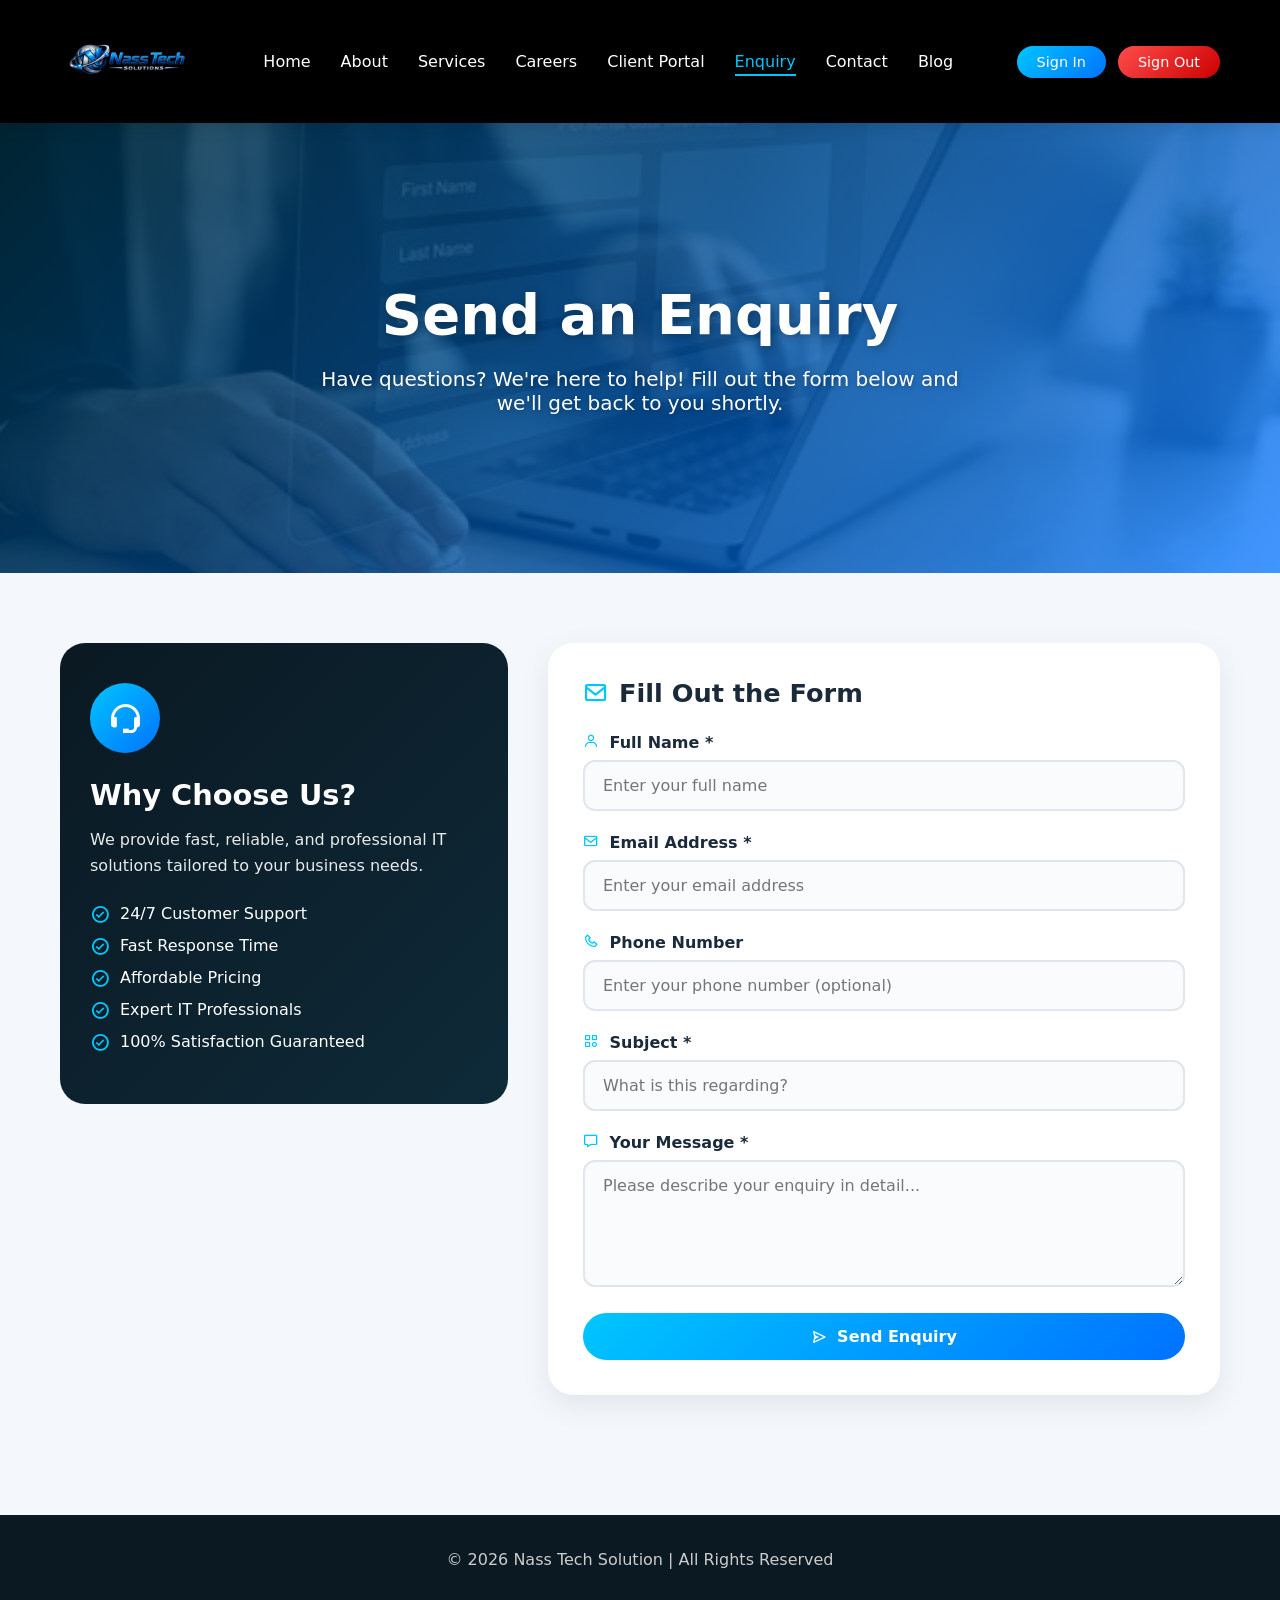
<file: enquiries.html>
<!DOCTYPE html>
<!-- Declares the document type and version as HTML5 for proper browser rendering and standards compliance -->
<html lang="en">
<!-- Root element of the HTML document. The 'lang' attribute sets the primary language to English for accessibility (screen readers) and SEO -->

<head>
    <!-- Contains meta-information about the document that is not displayed on the page itself -->
    
    <meta charset="UTF-8">
    <!-- Specifies the character encoding for the document as UTF-8, which supports almost all international characters, symbols, and emojis -->
    
    <meta name="viewport" content="width=device-width, initial-scale=1.0">
    <!-- Ensures proper responsive behavior on mobile devices by setting the viewport width equal to the device's width and initial zoom scale to 1.0 -->
     <meta name="description" content="enquiry form, contact form, send enquiry, IT enquiry, business enquiry, request quote, ask question, customer support, Nass Tech enquiry, get in touch, IT services enquiry">
     <meta name="keywords" content="enquiry form, contact form, send enquiry, IT enquiry, business enquiry, request quote, ask question, customer support, Nass Tech enquiry, get in touch, IT services enquiry">
    
    <title>Enquiry Form | Nass Tech Solution</title>
    <!-- Sets the title of the web page, which appears on the browser tab and in search engine results -->
    
    <link rel="stylesheet" href="css/style.css">
    <!-- Links an external CSS stylesheet (located at css/style.css) to control the visual styling and layout of the page -->
    
    <link href='https://unpkg.com/boxicons@2.1.4/css/boxicons.min.css' rel='stylesheet'>
    <!-- Imports the Boxicons icon library from a CDN, providing a wide range of scalable vector icons for use throughout the page -->
    
    <link rel="icon" href="images/logo/logo.png">
    <!-- Sets the favicon (small icon displayed in the browser tab) to the company logo image -->
</head>

<body>
    <!-- Contains all visible content of the web page that users interact with -->

    <!-- ================= NAVIGATION BAR ================= -->
    <!-- Creates the primary navigation menu at the top of the page for site-wide navigation -->
    <nav>
        <!-- Semantic HTML5 element specifically for navigation sections -->
        
        <div class="logo">
            <!-- Container for the company logo -->
            <img src="images/logo/logo.png" alt="Nass Tech Logo">
            <!-- Displays the company logo image. The 'alt' attribute provides alternative text for screen readers and when images fail to load -->
        </div>
        
        <ul class="nav-links">
            <!-- Unordered list holding all primary navigation links -->
            <li><a href="index.html">Home</a></li>
            <!-- Link to the Home page -->
            <li><a href="about_us.html">About</a></li>
            <!-- Link to the About Us page -->
            <li><a href="services.html">Services</a></li>
            <!-- Link to the Services page -->
            <li><a href="careers.html">Careers</a></li>
            <!-- Link to the Careers/Jobs page -->
            <li><a href="client-portal.html">Client Portal</a></li>
            <!-- Link to the Client Portal (login-protected area for existing clients) -->
            <li><a href="enquiries.html" class="active">Enquiry</a></li>
            <!-- Link to the Enquiry page. The 'active' class highlights the current page in the navigation menu -->
            <li><a href="contact_us.html">Contact</a></li>
            <!-- Link to the Contact Us page -->
            <li><a href="blog.html">Blog</a></li>
            <!-- Link to the company Blog page -->
        </ul>
        
        <div class="nav-buttons">
            <!-- Container for authentication/account action buttons -->
            <a href="#" class="btn">Sign In</a>
            <!-- Sign In button (placeholder link). Allows existing users to log into their account -->
            <a href="#" class="btn logout">Sign Out</a>
            <!-- Sign Out button with additional 'logout' class for specific styling -->
        </div>
    </nav>

    <!-- ================= HERO SECTION ================= -->
    <!-- Large promotional banner area at the top of the page to grab user attention and introduce the enquiry purpose -->
    <section class="hero" style="background: linear-gradient(135deg, rgba(0,42,58,0.85), rgba(0,114,255,0.75)), url('images/hero/eq.jpg'); background-size: cover; background-position: center;">
        <!-- Inline style creates a dark gradient overlay (135-degree angle from dark teal to semi-transparent blue) over a background image (eq.jpg). 
             The overlay improves text readability. 'background-size: cover' ensures the image covers the entire section; 'background-position: center' centers the image -->
        
        <div class="hero-content">
            <!-- Container for the hero text content -->
            <h1>Send an Enquiry</h1>
            <!-- Main heading of the hero section - clearly states the page's purpose -->
            <p>Have questions? We're here to help! Fill out the form below and we'll get back to you shortly.</p>
            <!-- Supporting subheading text encouraging users to complete the enquiry form -->
        </div>
    </section>

    <!-- ================= ENQUIRY SECTION ================= -->
    <!-- Main content section containing the enquiry form and supporting information -->
    <section class="section">
        <!-- Generic section container with class 'section' for consistent styling -->
        
        <div class="enquiry-grid">
            <!-- Container using CSS Grid layout to display two columns: left side (info card) and right side (enquiry form) -->
            
            <!-- ================= LEFT COLUMN: INFO CARD ================= -->
            <!-- Displays company benefits and selling points to build trust before users fill out the form -->
            <div class="enquiry-info-card">
                <!-- Container for the informational card that highlights why customers should choose this company -->
                
                <div class="info-icon">
                    <!-- Container for the icon at the top of the info card -->
                    <i class='bx bx-support'></i>
                    <!-- Boxicons support/headset icon representing customer service and support -->
                </div>
                
                <h3>Why Choose Us?</h3>
                <!-- Heading introducing the list of benefits -->
                
                <p>We provide fast, reliable, and professional IT solutions tailored to your business needs.</p>
                <!-- Brief description of the company's value proposition -->
                
                <ul class="info-list">
                    <!-- Unordered list of specific benefits/features with checkmark icons -->
                    <li><i class='bx bx-check-circle'></i> 24/7 Customer Support</li>
                    <!-- Benefit: round-the-clock support availability -->
                    <li><i class='bx bx-check-circle'></i> Fast Response Time</li>
                    <!-- Benefit: quick response to enquiries and issues -->
                    <li><i class='bx bx-check-circle'></i> Affordable Pricing</li>
                    <!-- Benefit: competitive and fair pricing -->
                    <li><i class='bx bx-check-circle'></i> Expert IT Professionals</li>
                    <!-- Benefit: qualified and experienced team members -->
                    <li><i class='bx bx-check-circle'></i> 100% Satisfaction Guaranteed</li>
                    <!-- Benefit: satisfaction guarantee to reduce customer risk -->
                </ul>
            </div>

            <!-- ================= RIGHT COLUMN: ENQUIRY FORM ================= -->
            <!-- Contact form that collects user information and enquiry details -->
            <div class="enquiry-form-container">
                <!-- Container for the enquiry form with styling matching the info card -->
                
                <h3><i class='bx bx-envelope'></i> Fill Out the Form</h3>
                <!-- Form heading with envelope icon indicating this is a contact form -->
                
                <form id="enquiryForm">
                    <!-- Form element with unique ID 'enquiryForm' for JavaScript access. 
                         No 'action' or 'method' attributes because submission is handled entirely by JavaScript (AJAX-style client-side handling) -->
                    
                    <!-- Full Name Field -->
                    <div class="input-group">
                        <!-- Container for each form field with consistent spacing and layout -->
                        <label><i class='bx bx-user'></i> Full Name *</label>
                        <!-- Label with user icon. Asterisk (*) indicates this field is required -->
                        <input type="text" id="name" placeholder="Enter your full name" required>
                        <!-- Text input field for the user's full name. 'required' attribute triggers browser's built-in validation -->
                    </div>
                    
                    <!-- Email Address Field -->
                    <div class="input-group">
                        <label><i class='bx bx-envelope'></i> Email Address *</label>
                        <!-- Label with envelope icon -->
                        <input type="email" id="email" placeholder="Enter your email address" required>
                        <!-- Email input type provides browser validation for proper email format (e.g., contains @ and domain) -->
                    </div>
                    
                    <!-- Phone Number Field (Optional) -->
                    <div class="input-group">
                        <label><i class='bx bx-phone'></i> Phone Number</label>
                        <!-- Label with phone icon. No asterisk because this field is optional -->
                        <input type="tel" id="phone" placeholder="Enter your phone number (optional)">
                        <!-- Telephone input type - brings up numeric keypad on mobile devices -->
                    </div>
                    
                    <!-- Subject Field -->
                    <div class="input-group">
                        <label><i class='bx bx-category'></i> Subject *</label>
                        <!-- Label with category icon -->
                        <input type="text" id="subject" placeholder="What is this regarding?" required>
                        <!-- Text input for the enquiry subject/topic -->
                    </div>
                    
                    <!-- Message Field -->
                    <div class="input-group">
                        <label><i class='bx bx-message'></i> Your Message *</label>
                        <!-- Label with message/chat icon -->
                        <textarea id="message" rows="5" placeholder="Please describe your enquiry in detail..." required></textarea>
                        <!-- Multi-line text area for detailed enquiry message. 'rows="5"' sets initial height to 5 lines of text -->
                    </div>
                    
                    <!-- Submit Button -->
                    <button type="submit" class="btn-submit">
                        <!-- Submit button with custom class for styling -->
                        <i class='bx bx-send'></i> Send Enquiry
                        <!-- Send icon visually indicates the action of sending the form -->
                    </button>
                </form>
                
                <!-- Response Message Container -->
                <p id="responseMessage" style="text-align:center; margin-top:20px; display:none;"></p>
                <!-- Hidden paragraph element that displays a success message after form submission. 
                     Initially hidden (display:none). When shown, it provides visual feedback to the user -->
            </div>
        </div>
    </section>

    <!-- ================= FOOTER ================= -->
    <!-- Bottom section of the page containing copyright and legal information -->
    <footer>
        <!-- Semantic HTML5 element for footer content -->
        <p>© 2026 Nass Tech Solution | All Rights Reserved</p>
        <!-- Copyright notice with the company name, current year, and legal rights statement -->
    </footer>

    <!-- ================= JAVASCRIPT - FORM HANDLING ================= -->
    <!-- Client-side JavaScript that handles form validation, submission, and user feedback without refreshing the page -->
    <script>
        // Wait for the DOM to be fully loaded before executing (though placed at end of body, this ensures all elements exist)
        
        // Select the enquiry form element by its ID and attach an event listener for the 'submit' event
        document.getElementById('enquiryForm').addEventListener('submit', function(e) {
            // 'e' is the event object representing the form submission event
            
            e.preventDefault();
            // Prevents the default form submission behavior (which would reload the page and send data to the server).
            // This allows us to handle the submission entirely with JavaScript for a smoother user experience.
            
            // ================= FORM DATA EXTRACTION =================
            // Get values from each form field and trim whitespace from beginning and end
            
            const name = document.getElementById('name').value.trim();
            // Retrieve the value from the Full Name input field and remove leading/trailing spaces
            
            const email = document.getElementById('email').value.trim();
            // Retrieve the value from the Email input field and trim whitespace
            
            const subject = document.getElementById('subject').value.trim();
            // Retrieve the value from the Subject input field and trim whitespace
            
            const message = document.getElementById('message').value.trim();
            // Retrieve the value from the Message textarea and trim whitespace
            
            // ================= VALIDATION =================
            // Check if any required fields are empty (empty strings after trimming)
            if(name === "" || email === "" || subject === "" || message === "") {
                // If any required field is empty, show an alert box warning the user
                alert("⚠️ Please fill in all required fields.");
                return;
                // Exit the function early - do not proceed with showing success message
            }
            
            // ================= SUCCESS RESPONSE =================
            // If all validation passes, display a success message to the user
            
            const responseMsg = document.getElementById('responseMessage');
            // Select the response message paragraph element
            
            responseMsg.style.display = 'block';
            // Change the display style from 'none' to 'block' to make the message visible
            
            responseMsg.innerHTML = `<i class='bx bx-check-circle'></i> ✅ Thank you, ${name}! Your enquiry has been received. We'll contact you within 24 hours.`;
            // Set the HTML content of the response message, dynamically inserting the user's name and a thank you message.
            // The backticks (`) allow for template literal syntax, embedding the ${name} variable directly into the string.
            
            responseMsg.style.color = '#00c6ff';
            // Set the text color to a bright cyan/blue color for visual appeal
            
            responseMsg.style.background = '#e8f4fd';
            // Set a light blue background color behind the message
            
            responseMsg.style.padding = '15px';
            // Add 15 pixels of padding inside the message box for comfortable spacing
            
            responseMsg.style.borderRadius = '10px';
            // Round the corners of the message box (10px radius) for a modern look
            
            responseMsg.style.border = '1px solid #00c6ff';
            // Add a solid border matching the text color to frame the message
            
            // ================= RESET FORM =================
            document.getElementById('enquiryForm').reset();
            // Clear all form fields (reset to empty/default values) after successful submission
            
            // ================= AUTO-HIDE MESSAGE =================
            setTimeout(() => {
                // setTimeout schedules a function to run after a specified delay (in milliseconds)
                
                responseMsg.style.display = 'none';
                // Hide the success message by setting display back to 'none'
                
            }, 5000);
            // Delay of 5000 milliseconds = 5 seconds. The success message will disappear automatically after 5 seconds.
        });
        
        // Note: In a production environment, this script would typically also send the form data to a backend server
        // using fetch() or XMLHttpRequest to store enquiries in a database and send email notifications.
        
    // ================= MOBILE MENU FUNCTIONALITY =================
    // This script adds a hamburger menu button and makes the navigation responsive on mobile devices
    
    document.addEventListener('DOMContentLoaded', function() {
        // Get the navigation element
        const nav = document.querySelector('nav');
        
        // Check if hamburger button already exists (to avoid duplicates)
        const existingToggle = document.querySelector('.menu-toggle');
        
        // Create hamburger button if it doesn't exist
        if (!existingToggle && nav) {
            // Create the hamburger button element
            const toggleBtn = document.createElement('button');
            toggleBtn.className = 'menu-toggle';
            toggleBtn.setAttribute('aria-label', 'Toggle menu');
            toggleBtn.setAttribute('aria-expanded', 'false');
            toggleBtn.innerHTML = '<i class="bx bx-menu"></i>'; // Using Boxicons menu icon
            
            // Find where to insert the button (after the logo)
            const logo = document.querySelector('.logo');
            if (logo && logo.nextSibling) {
                nav.insertBefore(toggleBtn, logo.nextSibling);
            } else {
                nav.insertBefore(toggleBtn, nav.firstChild);
            }
        }
        
        // Get the menu toggle button and navigation links
        const menuToggle = document.querySelector('.menu-toggle');
        const navLinks = document.querySelector('.nav-links');
        
        // Add click functionality if both elements exist
        if (menuToggle && navLinks) {
            menuToggle.addEventListener('click', function(e) {
                e.stopPropagation();
                
                // Toggle the 'active' class on nav-links
                navLinks.classList.toggle('active');
                
                // Update aria-expanded attribute for accessibility
                const isExpanded = navLinks.classList.contains('active');
                menuToggle.setAttribute('aria-expanded', isExpanded);
                
                // Change icon between menu and close (X)
                const icon = menuToggle.querySelector('i');
                if (icon) {
                    if (navLinks.classList.contains('active')) {
                        icon.classList.remove('bx-menu');
                        icon.classList.add('bx-x');
                    } else {
                        icon.classList.remove('bx-x');
                        icon.classList.add('bx-menu');
                    }
                }
            });
            
            // Close the menu when a navigation link is clicked (good user experience)
            const navLinksItems = navLinks.querySelectorAll('a');
            navLinksItems.forEach(link => {
                link.addEventListener('click', function() {
                    navLinks.classList.remove('active');
                    
                    // Reset the menu icon back to hamburger
                    const icon = menuToggle.querySelector('i');
                    if (icon) {
                        icon.classList.remove('bx-x');
                        icon.classList.add('bx-menu');
                    }
                    
                    // Update aria-expanded
                    menuToggle.setAttribute('aria-expanded', 'false');
                });
            });
        }
        
        // Close menu when clicking outside of it (optional but improves UX)
        document.addEventListener('click', function(event) {
            const menuToggle = document.querySelector('.menu-toggle');
            const navLinks = document.querySelector('.nav-links');
            
            if (menuToggle && navLinks && navLinks.classList.contains('active')) {
                // Check if click is outside both the menu toggle and the nav links
                if (!menuToggle.contains(event.target) && !navLinks.contains(event.target)) {
                    navLinks.classList.remove('active');
                    
                    // Reset the menu icon back to hamburger
                    const icon = menuToggle.querySelector('i');
                    if (icon) {
                        icon.classList.remove('bx-x');
                        icon.classList.add('bx-menu');
                    }
                    
                    // Update aria-expanded
                    menuToggle.setAttribute('aria-expanded', 'false');
                }
            }
        });
        
        // Handle window resize - reset menu if screen becomes larger
        window.addEventListener('resize', function() {
            const menuToggle = document.querySelector('.menu-toggle');
            const navLinks = document.querySelector('.nav-links');
            
            if (window.innerWidth > 768 && navLinks && navLinks.classList.contains('active')) {
                navLinks.classList.remove('active');
                
                // Reset the menu icon
                if (menuToggle) {
                    const icon = menuToggle.querySelector('i');
                    if (icon) {
                        icon.classList.remove('bx-x');
                        icon.classList.add('bx-menu');
                    }
                    menuToggle.setAttribute('aria-expanded', 'false');
                }
            }
        });
    });

    </script>
    <script src="js/script.js"></script>


</body>
</html>
</file>
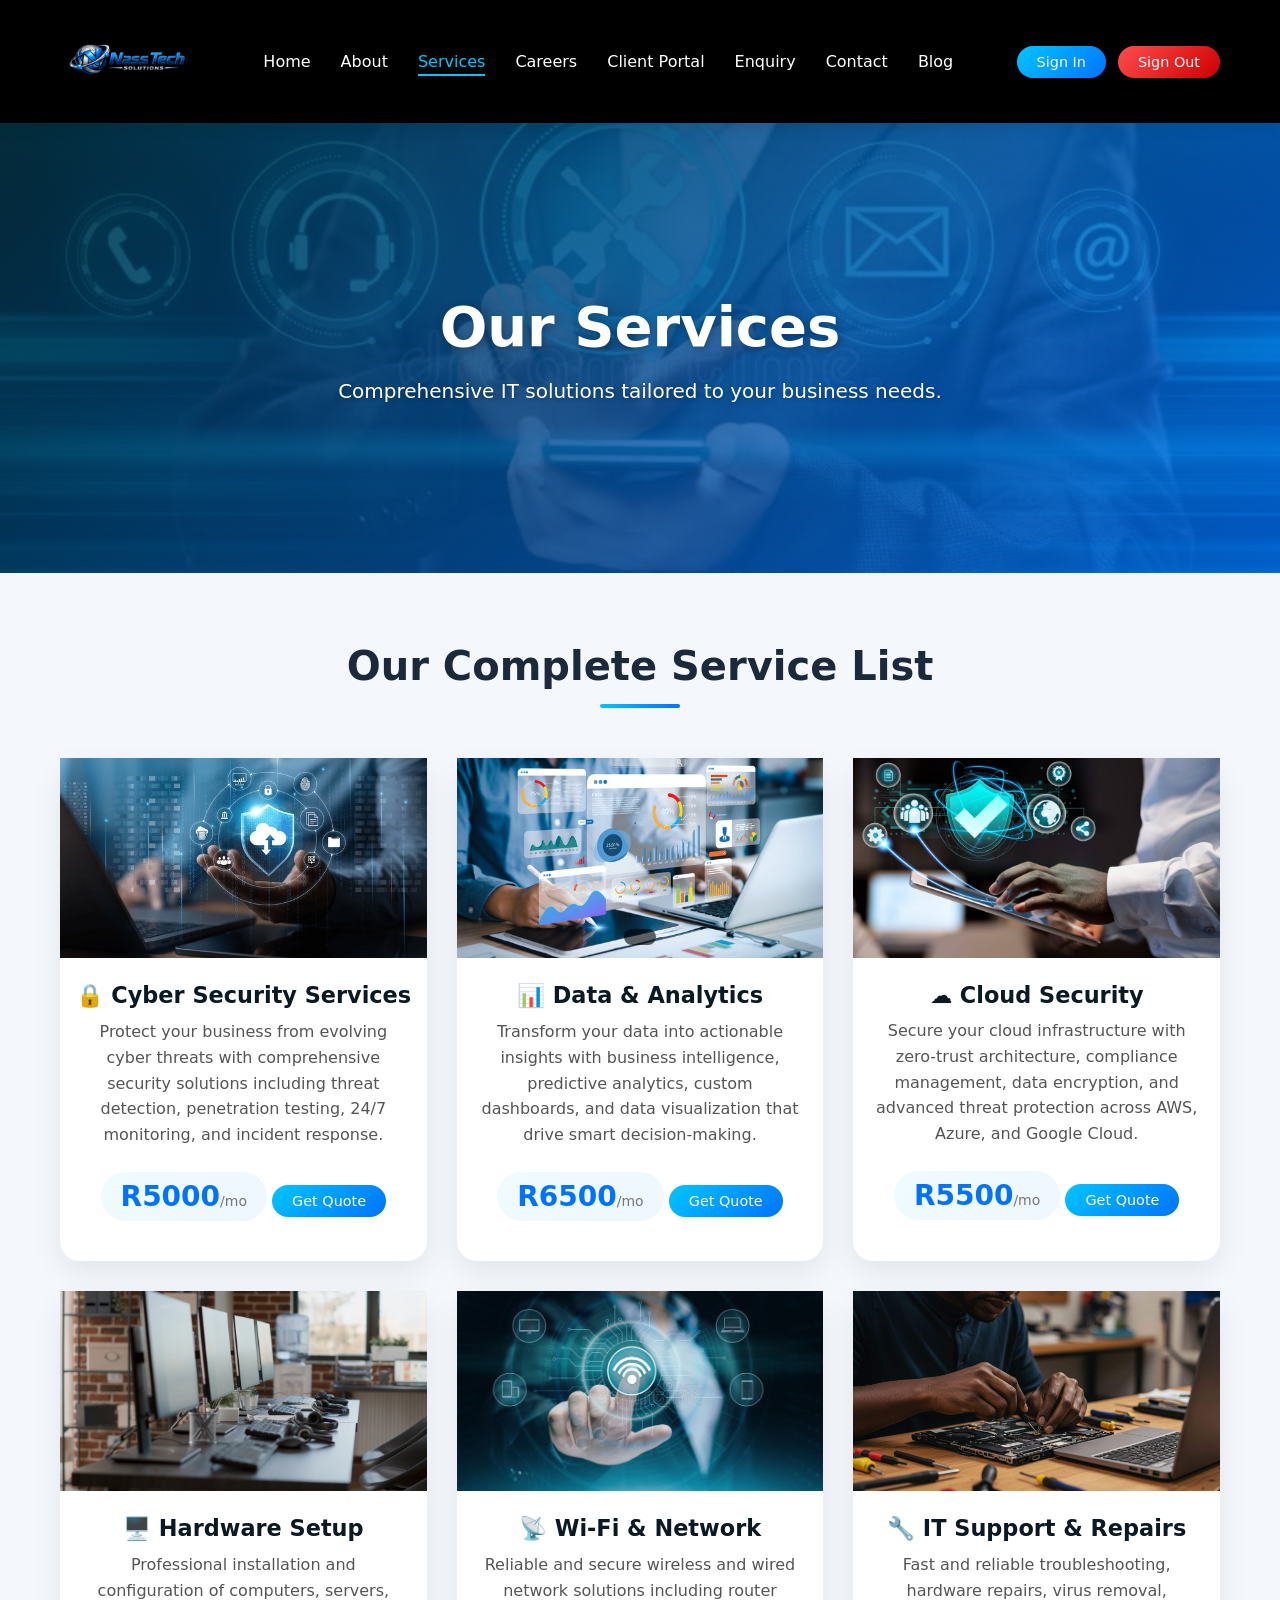
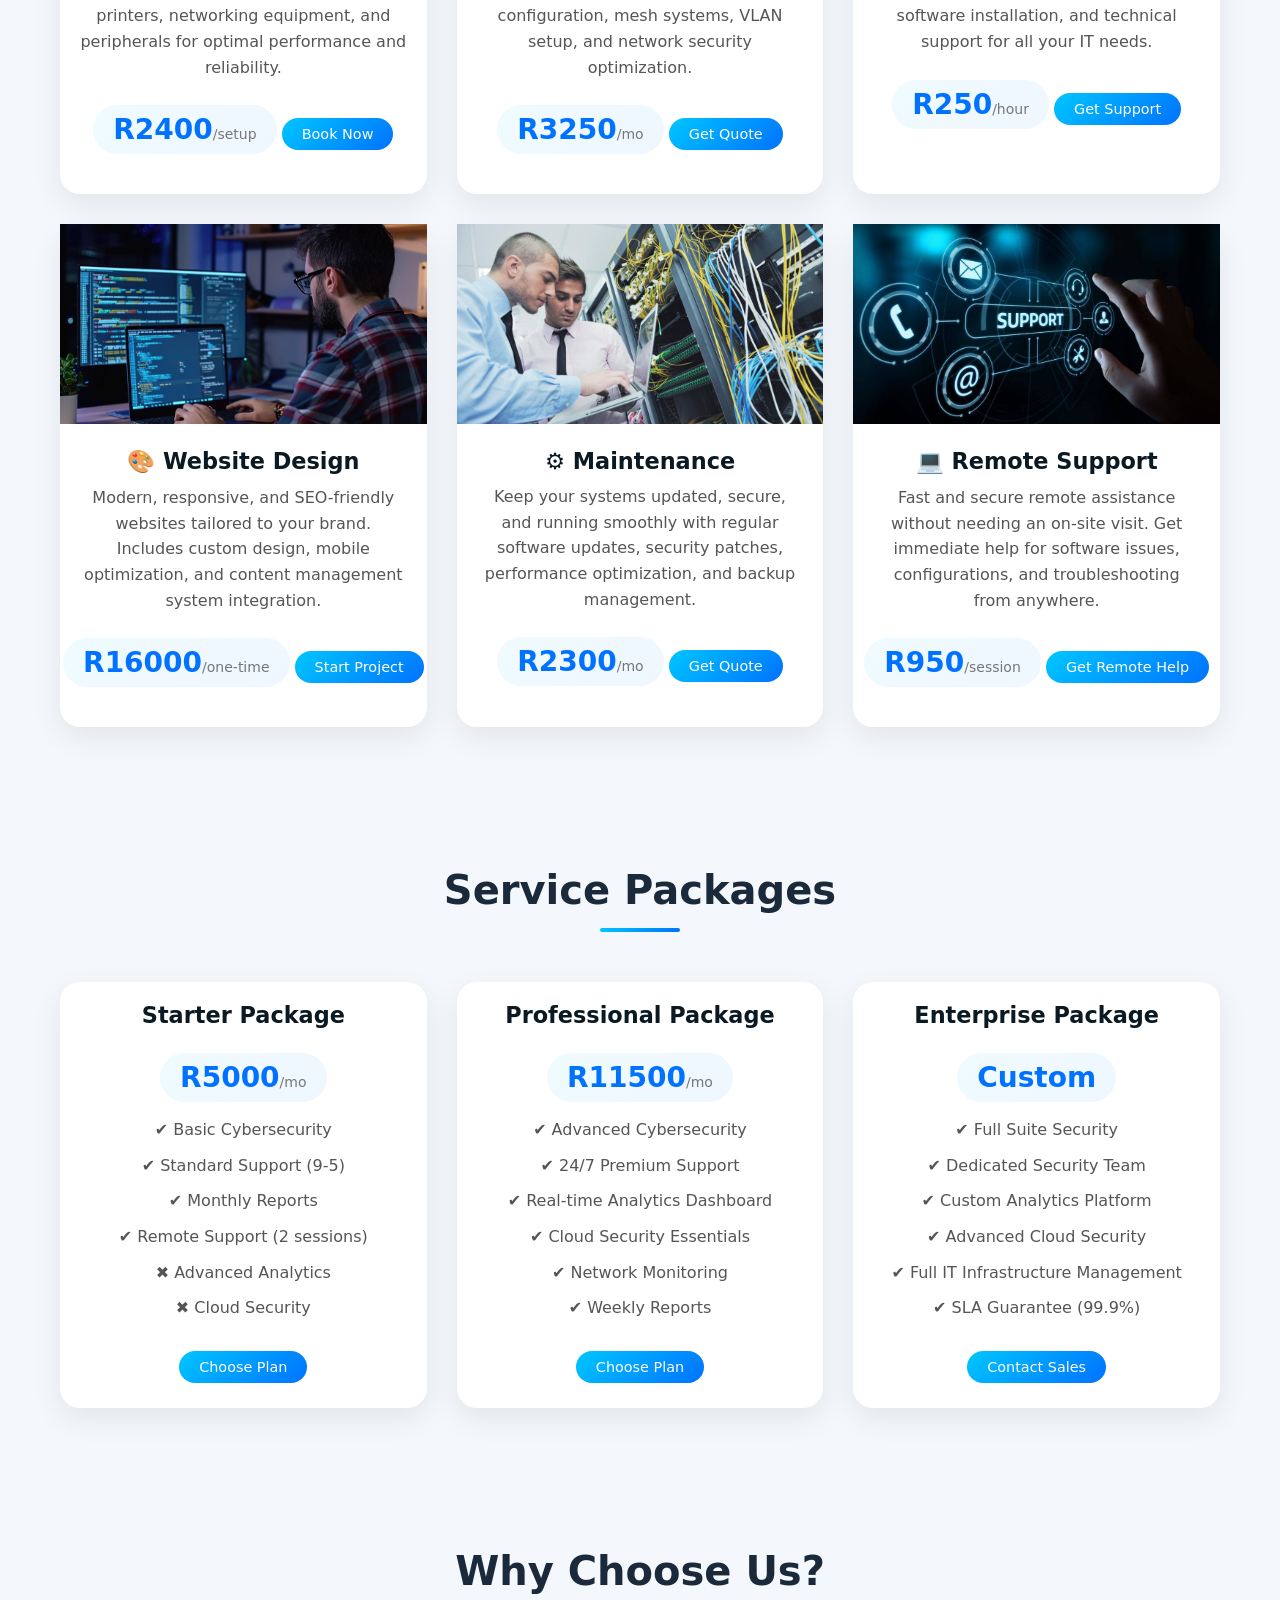
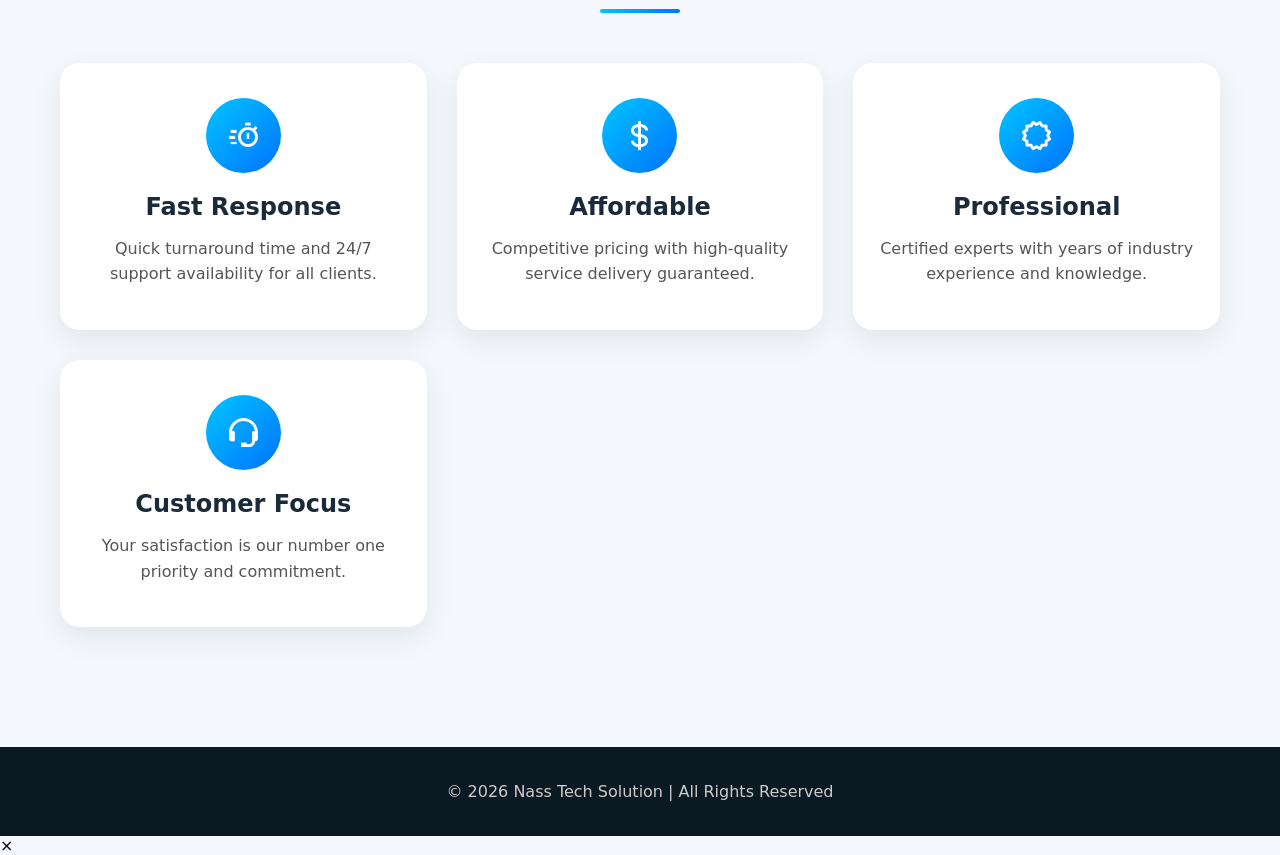
<file: services.html>
<!DOCTYPE html>
<!-- Declares the document type and version of HTML as HTML5 for proper browser rendering -->
<html lang="en">
<!-- Root element of the HTML document. The 'lang' attribute sets the primary language to English for accessibility and search engines -->

<head>
    <!-- Contains meta-information about the document that is not displayed on the page itself -->
    <meta charset="UTF-8">
    <!-- Specifies the character encoding for the document as UTF-8, which supports almost all international characters and symbols -->

    <meta name="viewport" content="width=device-width, initial-scale=1.0">
    <!-- Ensures proper responsive behavior on mobile devices by setting the viewport width equal to the device's width and initial zoom scale to 1.0 -->
     <meta name="description" content=" Tech Solution offers expert IT services including cybersecurity, cloud security, data analytics, hardware setup, Wi-Fi networking, IT support, website design, and maintenance. Get a free quote today!">
     <meta name="keywords" content="IT services, cybersecurity, cloud security, data analytics, hardware setup, network solutions, IT support, website design, remote support, South Africa">

    <title>Our Services | Nass Tech Solution</title>
    <!-- Sets the title of the web page, which appears on the browser tab and in search engine results -->

    <link rel="stylesheet" href="css/style.css">
    <!-- Links an external CSS stylesheet (located at css/style.css) to control the visual styling of the page -->

    <link href='https://unpkg.com/boxicons@2.1.4/css/boxicons.min.css' rel='stylesheet'>
    <!-- Imports the Boxicons icon library from a CDN, providing a wide range of vector icons for use in the page -->

    <link rel="icon" href="images/logo/logo.png">
    <!-- Sets the favicon (small icon displayed in the browser tab) to the company logo image -->
</head>

<body>
    <!-- Contains all visible content of the web page -->

    <!-- ================= NAVIGATION BAR ================= -->
    <!-- Creates the primary navigation menu at the top of the page -->
    <nav>
        <!-- Semantic HTML5 element for the navigation section -->
        <div class="logo">
            <!-- Container for the company logo -->
            <img src="images/logo/logo.png" alt="Nass Tech Logo">
            <!-- Displays the company logo image. The 'alt' attribute provides alternative text for accessibility -->
        </div>

        <ul class="nav-links">
            <!-- Unordered list holding all navigation links -->
            <li><a href="index.html">Home</a></li>
            <!-- List item with a hyperlink to the Home page -->
            <li><a href="about_us.html">About</a></li>
            <!-- Link to the About Us page -->
            <li><a href="services.html" class="active">Services</a></li>
            <!-- Link to the Services page. The 'active' class highlights the current page in the navigation menu -->
            <li><a href="careers.html">Careers</a></li>
            <!-- Link to the Careers page -->
            <li><a href="client-portal.html">Client Portal</a></li>
            <!-- Link to the Client Portal page -->
            <li><a href="enquiries.html">Enquiry</a></li>
            <!-- Link to the Enquiry/Enquiries page -->
            <li><a href="contact_us.html">Contact</a></li>
            <!-- Link to the Contact Us page -->
            <li><a href="blog.html">Blog</a></li>
            <!-- Link to the Blog page -->
        </ul>

        <div class="nav-buttons">
            <!-- Container for authentication buttons -->
            <a href="#" class="btn">Sign In</a>
            <!-- Sign In button (currently placeholder link with '#') -->
            <a href="#" class="btn logout">Sign Out</a>
            <!-- Sign Out button with an additional 'logout' class for specific styling -->
        </div>
    </nav>

    <!-- ================= HERO SECTION ================= -->
    <!-- Large promotional banner area typically at the top of the page to grab user attention -->
    <section class="hero" style="background: linear-gradient(135deg, rgba(0,42,58,0.85), rgba(0,114,255,0.75)), url('images/hero/serv.jpg'); background-size: cover; background-position: center;">
        <!-- Inline style creates a dark gradient overlay over a background image (serv.jpg) to improve text readability. The background covers the entire section and is centered -->
        <div class="hero-content">
            <!-- Container for the hero text content -->
            <h1>Our Services</h1>
            <!-- Main heading of the hero section -->
            <p>Comprehensive IT solutions tailored to your business needs.</p>
            <!-- Supporting subheading text -->
        </div>
    </section>

    <!-- ================= ALL SERVICES SECTION - 9 SERVICES ================= -->
    <!-- Displays all individual IT services offered by the company in a card-based layout -->
    <section class="section">
        <!-- Generic section container with class 'section' for consistent styling -->
        <h2>Our Complete Service List</h2>
        <!-- Section heading identifying the content as a full list of services -->

        <div class="cards">
            <!-- Container using CSS Grid or Flexbox to display service cards in a responsive grid -->

            <!-- 1. Cyber Security Services Card -->
            <div class="card">
                <!-- Individual card component for one service -->
                <img src="images/services/cyber.jpg" alt="Cyber Security">
                <!-- Service-related image with descriptive alt text -->
                <h3>🔒 Cyber Security Services</h3>
                <!-- Service title with an emoji icon for visual appeal -->
                <p>Protect your business from evolving cyber threats with comprehensive security solutions including threat detection, penetration testing, 24/7 monitoring, and incident response.</p>
                <!-- Detailed description of the service -->
                <div class="price">R5000<span>/mo</span></div>
                <!-- Pricing information. The 'price' class styles the cost, and the nested 'span' indicates the billing period (per month) -->
                <a href="enquiries.html" class="btn" style="margin-top: 15px;">Get Quote</a>
                <!-- Call-to-action button linking to the Enquiries page to request a quote. Inline margin adds spacing above -->
            </div>

            <!-- 2. Data & Analytics Card -->
            <div class="card">
                <img src="images/services/data_a.jpg" alt="Data & Analytics">
                <h3>📊 Data & Analytics</h3>
                <p>Transform your data into actionable insights with business intelligence, predictive analytics, custom dashboards, and data visualization that drive smart decision-making.</p>
                <div class="price">R6500<span>/mo</span></div>
                <a href="enquiries.html" class="btn" style="margin-top: 15px;">Get Quote</a>
            </div>

            <!-- 3. Cloud Security Card -->
            <div class="card">
                <img src="images/services/cloud_security.jpg" alt="Cloud Security">
                <h3>☁️ Cloud Security</h3>
                <p>Secure your cloud infrastructure with zero-trust architecture, compliance management, data encryption, and advanced threat protection across AWS, Azure, and Google Cloud.</p>
                <div class="price">R5500<span>/mo</span></div>
                <a href="enquiries.html" class="btn" style="margin-top: 15px;">Get Quote</a>
            </div>

            <!-- 4. Hardware Setup Card -->
            <div class="card">
                <img src="images/services/setup.jpg" alt="Hardware Setup">
                <h3>🖥️ Hardware Setup</h3>
                <p>Professional installation and configuration of computers, servers, printers, networking equipment, and peripherals for optimal performance and reliability.</p>
                <div class="price">R2400<span>/setup</span></div>
                <!-- One-time setup fee rather than monthly recurring -->
                <a href="enquiries.html" class="btn" style="margin-top: 15px;">Book Now</a>
                <!-- Different CTA text appropriate for a one-time service -->
            </div>

            <!-- 5. Wi-Fi & Network Card -->
            <div class="card">
                <img src="images/services/wi_fi.jpg" alt="Wi-Fi and Network">
                <h3>📡 Wi-Fi & Network</h3>
                <p>Reliable and secure wireless and wired network solutions including router configuration, mesh systems, VLAN setup, and network security optimization.</p>
                <div class="price">R3250<span>/mo</span></div>
                <a href="enquiries.html" class="btn" style="margin-top: 15px;">Get Quote</a>
            </div>

            <!-- 6. IT Support & Repairs Card -->
            <div class="card">
                <img src="images/services/repair.jpg" alt="IT Support and Repairs">
                <h3>🔧 IT Support & Repairs</h3>
                <p>Fast and reliable troubleshooting, hardware repairs, virus removal, software installation, and technical support for all your IT needs.</p>
                <div class="price">R250<span>/hour</span></div>
                <!-- Hourly rate pricing model for support services -->
                <a href="enquiries.html" class="btn" style="margin-top: 15px;">Get Support</a>
                <!-- CTA specific to technical support requests -->
            </div>

            <!-- 7. Website Design Card -->
            <div class="card">
                <img src="images/services/design.jpg" alt="Website Design">
                <h3>🎨 Website Design</h3>
                <p>Modern, responsive, and SEO-friendly websites tailored to your brand. Includes custom design, mobile optimization, and content management system integration.</p>
                <div class="price">R16000<span>/one-time</span></div>
                <!-- One-time project fee for website design -->
                <a href="enquiries.html" class="btn" style="margin-top: 15px;">Start Project</a>
                <!-- CTA appropriate for project-based work -->
            </div>

            <!-- 8. Maintenance Card -->
            <div class="card">
                <img src="images/services/maintenance.jpg" alt="Maintenance">
                <h3>⚙️ Maintenance</h3>
                <p>Keep your systems updated, secure, and running smoothly with regular software updates, security patches, performance optimization, and backup management.</p>
                <div class="price">R2300<span>/mo</span></div>
                <a href="enquiries.html" class="btn" style="margin-top: 15px;">Get Quote</a>
            </div>

            <!-- 9. Remote Support Card -->
            <div class="card">
                <img src="images/services/support.jpg" alt="Remote Support">
                <h3>💻 Remote Support</h3>
                <p>Fast and secure remote assistance without needing an on-site visit. Get immediate help for software issues, configurations, and troubleshooting from anywhere.</p>
                <div class="price">R950<span>/session</span></div>
                <!-- Per-session pricing for remote assistance -->
                <a href="enquiries.html" class="btn" style="margin-top: 15px;">Get Remote Help</a>
                <!-- CTA for remote support requests -->
            </div>
        </div>
    </section>

    <!-- ================= PRICING PLANS SECTION ================= -->
    <!-- Displays bundled service packages with different tiers and feature sets -->
    <section class="section">
        <h2>Service Packages</h2>
        <!-- Section heading for pricing packages -->
        <div class="cards">
            <!-- Reusing the same 'cards' container for consistent grid layout -->

            <!-- Starter Package Card -->
            <div class="card">
                <h3>Starter Package</h3>
                <!-- No image for package cards to differentiate from individual services -->
                <div class="price">R5000<span>/mo</span></div>
                <!-- Monthly price for the basic package -->
                <p>✔ Basic Cybersecurity</p>
                <!-- Checkmark indicates feature is included -->
                <p>✔ Standard Support (9-5)</p>
                <p>✔ Monthly Reports</p>
                <p>✔ Remote Support (2 sessions)</p>
                <p>✖ Advanced Analytics</p>
                <!-- '✖' (cross mark) indicates feature is NOT included in this tier -->
                <p>✖ Cloud Security</p>
                <a href="enquiries.html" class="btn" style="margin-top: 20px;">Choose Plan</a>
                <!-- Button for selecting this package -->
            </div>

            <!-- Professional Package Card -->
            <div class="card">
                <h3>Professional Package</h3>
                <!-- Mid-tier package with more features -->
                <div class="price">R11500<span>/mo</span></div>
                <p>✔ Advanced Cybersecurity</p>
                <p>✔ 24/7 Premium Support</p>
                <p>✔ Real-time Analytics Dashboard</p>
                <p>✔ Cloud Security Essentials</p>
                <p>✔ Network Monitoring</p>
                <p>✔ Weekly Reports</p>
                <a href="enquiries.html" class="btn" style="margin-top: 20px;">Choose Plan</a>
            </div>

            <!-- Enterprise Package Card -->
            <div class="card">
                <h3>Enterprise Package</h3>
                <!-- Highest-tier package with custom pricing -->
                <div class="price">Custom</div>
                <!-- Indicates pricing is not fixed and requires consultation -->
                <p>✔ Full Suite Security</p>
                <p>✔ Dedicated Security Team</p>
                <p>✔ Custom Analytics Platform</p>
                <p>✔ Advanced Cloud Security</p>
                <p>✔ Full IT Infrastructure Management</p>
                <p>✔ SLA Guarantee (99.9%)</p>
                <!-- Service Level Agreement guarantee for enterprise clients -->
                <a href="contact_us.html" class="btn" style="margin-top: 20px;">Contact Sales</a>
                <!-- Different CTA linking to Contact page rather than generic Enquiries page, as enterprise requires direct sales conversation -->
            </div>
        </div>
    </section>

    <!-- ================= WHY CHOOSE US SECTION ================= -->
    <!-- Highlights key differentiators and value propositions of the company -->
    <section class="section">
        <h2>Why Choose Us?</h2>
        <!-- Section heading asking a persuasive question to engage users -->

        <div class="contact-grid">
            <!-- Container using a grid layout (similar to 'cards' but named 'contact-grid' for semantic clarity) -->

            <!-- Fast Response Feature -->
            <div class="contact-card">
                <!-- Individual feature card -->
                <div class="contact-icon"><i class='bx bx-timer'></i></div>
                <!-- Boxicons timer icon representing quick response time -->
                <h3>Fast Response</h3>
                <p>Quick turnaround time and 24/7 support availability for all clients.</p>
            </div>

            <!-- Affordable Feature -->
            <div class="contact-card">
                <div class="contact-icon"><i class='bx bx-dollar'></i></div>
                <!-- Dollar sign icon representing cost-effectiveness -->
                <h3>Affordable</h3>
                <p>Competitive pricing with high-quality service delivery guaranteed.</p>
            </div>

            <!-- Professional Feature -->
            <div class="contact-card">
                <div class="contact-icon"><i class='bx bx-certification'></i></div>
                <!-- Certification/badge icon representing professional credentials -->
                <h3>Professional</h3>
                <p>Certified experts with years of industry experience and knowledge.</p>
            </div>

            <!-- Customer Focus Feature -->
            <div class="contact-card">
                <div class="contact-icon"><i class='bx bx-support'></i></div>
                <!-- Support icon emphasizing customer-centric approach -->
                <h3>Customer Focus</h3>
                <p>Your satisfaction is our number one priority and commitment.</p>
            </div>
        </div>
    </section>

    <!-- ================= FOOTER ================= -->
    <!-- Bottom section of the page containing copyright and legal information -->
    <footer>
        <!-- Semantic HTML5 element for footer content -->
        <p>© 2026 Nass Tech Solution | All Rights Reserved</p>
        <!-- Copyright notice with the company name and legal rights statement. The '©' symbol represents the copyright mark -->
    </footer>
    <!-- Lightbox Modal HTML - MUST be before the script that references it -->
<div id="lightbox" class="lightbox">
    <span class="close-lightbox">&times;</span>
    <img class="lightbox-content" id="lightbox-img">
    <div class="lightbox-caption" id="lightbox-caption"></div>
</div>

<script>
    // ================= MOBILE MENU FUNCTIONALITY =================
    document.addEventListener('DOMContentLoaded', function() {
        // Get the navigation element
        const nav = document.querySelector('nav');
        
        // Check if hamburger button already exists (to avoid duplicates)
        const existingToggle = document.querySelector('.menu-toggle');
        
        // Create hamburger button if it doesn't exist
        if (!existingToggle && nav) {
            // Create the hamburger button element
            const toggleBtn = document.createElement('button');
            toggleBtn.className = 'menu-toggle';
            toggleBtn.setAttribute('aria-label', 'Toggle menu');
            toggleBtn.setAttribute('aria-expanded', 'false');
            toggleBtn.innerHTML = '<i class="bx bx-menu"></i>';
            
            // Find where to insert the button (after the logo)
            const logo = document.querySelector('.logo');
            if (logo && logo.nextSibling) {
                nav.insertBefore(toggleBtn, logo.nextSibling);
            } else {
                nav.insertBefore(toggleBtn, nav.firstChild);
            }
        }
        
        // Get the menu toggle button and navigation links
        const menuToggle = document.querySelector('.menu-toggle');
        const navLinks = document.querySelector('.nav-links');
        
        // Add click functionality if both elements exist
        if (menuToggle && navLinks) {
            menuToggle.addEventListener('click', function(e) {
                e.stopPropagation();
                
                // Toggle the 'active' class on nav-links
                navLinks.classList.toggle('active');
                
                // Update aria-expanded attribute for accessibility
                const isExpanded = navLinks.classList.contains('active');
                menuToggle.setAttribute('aria-expanded', isExpanded);
                
                // Change icon between menu and close (X)
                const icon = menuToggle.querySelector('i');
                if (icon) {
                    if (navLinks.classList.contains('active')) {
                        icon.classList.remove('bx-menu');
                        icon.classList.add('bx-x');
                    } else {
                        icon.classList.remove('bx-x');
                        icon.classList.add('bx-menu');
                    }
                }
            });
            
            // Close the menu when a navigation link is clicked (good user experience)
            const navLinksItems = navLinks.querySelectorAll('a');
            navLinksItems.forEach(link => {
                link.addEventListener('click', function() {
                    navLinks.classList.remove('active');
                    
                    // Reset the menu icon back to hamburger
                    const icon = menuToggle.querySelector('i');
                    if (icon) {
                        icon.classList.remove('bx-x');
                        icon.classList.add('bx-menu');
                    }
                    
                    // Update aria-expanded
                    menuToggle.setAttribute('aria-expanded', 'false');
                });
            });
        }
        
        // Close menu when clicking outside of it (optional but improves UX)
        document.addEventListener('click', function(event) {
            const menuToggle = document.querySelector('.menu-toggle');
            const navLinks = document.querySelector('.nav-links');
            
            if (menuToggle && navLinks && navLinks.classList.contains('active')) {
                // Check if click is outside both the menu toggle and the nav links
                if (!menuToggle.contains(event.target) && !navLinks.contains(event.target)) {
                    navLinks.classList.remove('active');
                    
                    // Reset the menu icon back to hamburger
                    const icon = menuToggle.querySelector('i');
                    if (icon) {
                        icon.classList.remove('bx-x');
                        icon.classList.add('bx-menu');
                    }
                    
                    // Update aria-expanded
                    menuToggle.setAttribute('aria-expanded', 'false');
                }
            }
        });
        
        // Handle window resize - reset menu if screen becomes larger
        window.addEventListener('resize', function() {
            const menuToggle = document.querySelector('.menu-toggle');
            const navLinks = document.querySelector('.nav-links');
            
            if (window.innerWidth > 768 && navLinks && navLinks.classList.contains('active')) {
                navLinks.classList.remove('active');
                
                // Reset the menu icon
                if (menuToggle) {
                    const icon = menuToggle.querySelector('i');
                    if (icon) {
                        icon.classList.remove('bx-x');
                        icon.classList.add('bx-menu');
                    }
                    menuToggle.setAttribute('aria-expanded', 'false');
                }
            }
        });

        // ================= GALLERY LIGHTBOX (FIXED) =================
        // Get lightbox elements - now they exist because HTML is above this script
        const lightbox = document.getElementById('lightbox');
        const lightboxImg = document.getElementById('lightbox-img');
        const lightboxCaption = document.getElementById('lightbox-caption');
        const closeBtn = document.querySelector('.close-lightbox');
        
        // Get all service card images
        const cards = document.querySelectorAll('.card img');
        
        if (lightbox && cards.length > 0) {
            // Add click event to each image
            cards.forEach(img => {
                img.addEventListener('click', function(e) {
                    e.stopPropagation();
                    lightbox.style.display = 'block';
                    lightboxImg.src = this.src;
                    // Get the card title (h3) for caption
                    const cardTitle = this.closest('.card')?.querySelector('h3')?.innerText || '';
                    lightboxCaption.innerHTML = cardTitle;
                    document.body.style.overflow = 'hidden'; // Prevent scrolling
                });
            });
            
            // Close button click
            if (closeBtn) {
                closeBtn.addEventListener('click', closeLightbox);
            }
            
            // Click on background (outside image) to close
            lightbox.addEventListener('click', function(e) {
                if (e.target === lightbox) {
                    closeLightbox();
                }
            });
            
            // ESC key to close
            document.addEventListener('keydown', function(e) {
                if (e.key === 'Escape' && lightbox.style.display === 'block') {
                    closeLightbox();
                }
            });
        }
        
        function closeLightbox() {
            const lightbox = document.getElementById('lightbox');
            if (lightbox) {
                lightbox.style.display = 'none';
                document.body.style.overflow = 'auto';
            }
        }
    });
</script>
<script src="js/script.js"></script>
</body>
</html>
</file>
<file: css/style.css>
/* ========================= RESET ========================= */                                                                 /* reference   https://meyerweb.com/eric/tools/css/reset/ */   
/* Resets default browser styles to ensure consistent rendering across all browsers */
* {
    margin: 0;
    /* Removes default margin from all elements */
    padding: 0;
    /* Removes default padding from all elements */
    box-sizing: border-box;
    /* Includes padding and border in element's total width/height calculation, making layout more predictable */
    font-family: 'Segoe UI', system-ui, -apple-system, BlinkMacSystemFont, 'Roboto', sans-serif;
    /* Sets a modern font stack with fallbacks for cross-platform compatibility */
}

body {                                                                                                                      
    background: #f4f7fc;
    /* Light blue-gray background for the entire page, creating a clean, professional look */
}

/* ========================= NAVBAR ========================= */
nav {
    background: #000000;
    padding: 15px 60px;
    display: flex;
    align-items: center;
    justify-content: space-between;
    flex-wrap: wrap;
    position: sticky;
    top: 0;
    z-index: 1000;
    box-shadow: 0 4px 15px rgba(0,0,0,0.1);
}

.logo img {
    width: 140px;
    height: auto;
    display: block;
    border-radius: 10px;
    transition: transform 0.3s;
}

.logo img:hover {
    transform: scale(1.05);
}

.nav-links {
    display: flex;
    list-style: none;
    gap: 30px;
    flex-wrap: wrap;
}

.nav-links a {
    text-decoration: none;
    color: white;
    font-size: 16px;
    font-weight: 500;
    transition: 0.3s;
    position: relative;
}

.nav-links a::after {
    content: '';
    position: absolute;
    bottom: -5px;
    left: 0;
    width: 0%;
    height: 2px;
    background: #00c6ff;
    transition: 0.3s;
}

.nav-links a:hover::after,
.nav-links .active::after {
    width: 100%;
}

.nav-links a:hover,
.nav-links .active {
    color: #00c6ff;
}

/* ========================= BUTTONS ========================= */
.btn {
    padding: 8px 20px;
    border-radius: 30px;
    background: linear-gradient(135deg, #00c6ff, #0072ff);
    color: white;
    text-decoration: none;
    transition: 0.3s;
    font-weight: 500;
    display: inline-block;
    cursor: pointer;
    border: none;
    font-size: 14px;
}

.btn:hover {
    transform: translateY(-2px);
    box-shadow: 0 5px 15px rgba(0,114,255,0.3);
}

.logout {
    background: linear-gradient(135deg, #ff4d4d, #cc0000);
}

.logout:hover {
    box-shadow: 0 5px 15px rgba(255,0,0,0.3);
}

.nav-buttons {
    display: flex;
    gap: 12px;
}

.btn:active {
    transform: scale(0.95);
}

/* ========================= HERO ========================= */
.hero {
    min-height: 50vh;
    background-size: cover;
    background-position: center;
    display: flex;
    flex-direction: column;
    align-items: center;
    justify-content: center;
    text-align: center;
    color: white;
    position: relative;
    background-color: #0a2b3a;
    padding: 80px 20px;
}

.hero h1 {
    font-size: 56px;
    margin-bottom: 20px;
    font-weight: 700;
    text-shadow: 2px 2px 10px rgba(0,0,0,0.3);
}

.hero p {
    font-size: 20px;
    max-width: 700px;
    margin: 0 auto;
    text-shadow: 1px 1px 5px rgba(0,0,0,0.3);
}

.hero-content {
    text-align: center;
    max-width: 700px;
    padding: 20px;
}

.hero-content .btn {
    margin-top: 45px;
    display: inline-block;
}

/* ========================= SECTIONS ========================= */
.section {
    padding: 70px 20px;
    max-width: 1200px;
    margin: 0 auto;
}

.section h2 {
    font-size: 2.5rem;
    text-align: center;
    margin-bottom: 50px;
    color: #1a2a3a;
    position: relative;
}

.section h2::after {
    content: "";
    display: block;
    width: 80px;
    height: 4px;
    background: linear-gradient(135deg, #00c6ff, #0072ff);
    margin: 15px auto 0;
    border-radius: 2px;
}

/* ========================= CARDS ========================= */
.cards {
    display: grid;
    grid-template-columns: repeat(auto-fit, minmax(320px, 1fr));
    gap: 30px;
}

/* CRITICAL FIX: Changed overflow from 'hidden' to 'visible' so dropdown content isn't cut off */
.card {
    background: white;
    border-radius: 20px;
    overflow: visible;
    /* CHANGED: This allows the dropdown details to be visible outside the card */
    box-shadow: 0 10px 30px rgba(0,0,0,0.08);
    text-align: center;
    padding-bottom: 25px;
    transition: all 0.3s ease;
}

.card:hover {
    transform: translateY(-8px);
    box-shadow: 0 20px 40px rgba(0,0,0,0.12);
}

.card img, .card video {
    width: 100%;
    height: 200px;
    object-fit: cover;
    transition: transform 0.3s;
}

.card:hover img, .card:hover video {
    transform: scale(1.05);
}

.card h3 {
    margin: 20px 0 10px;
    color: #0a1922;
    font-size: 1.4rem;
}

.card p {
    padding: 0 20px;
    color: #555;
    line-height: 1.6;
    margin-bottom: 10px;
}

.card small {
    color: #888;
    font-size: 12px;
}

.price {
    font-size: 28px;
    font-weight: bold;
    color: #0072ff;
    margin: 15px 0;
    background: linear-gradient(135deg, #00c6ff10, #0072ff10);
    display: inline-block;
    padding: 8px 20px;
    border-radius: 40px;
}

.price span {
    font-size: 14px;
    color: #777;
    font-weight: normal;
}

.card video {
    background: #1a2a3a;
    cursor: pointer;
}

.card video::-webkit-media-controls {
    background: rgba(0,0,0,0.6);
    border-radius: 10px;
}

.card .btn {
    margin-top: 10px;
    display: inline-block;
    padding: 10px 25px;
}

/* ========================= CONTACT PAGE STYLES ========================= */
.contact-grid {
    display: grid;
    grid-template-columns: repeat(auto-fit, minmax(280px, 1fr));
    gap: 30px;
    margin-top: 40px;
}

.contact-card {
    background: white;
    border-radius: 20px;
    padding: 35px 25px;
    text-align: center;
    box-shadow: 0 10px 30px rgba(0,0,0,0.08);
    transition: all 0.3s ease;
}

.contact-card:hover {
    transform: translateY(-8px);
    box-shadow: 0 20px 40px rgba(0,0,0,0.12);
}

.contact-icon {
    width: 75px;
    height: 75px;
    background: linear-gradient(135deg, #00c6ff, #0072ff);
    border-radius: 50%;
    display: flex;
    align-items: center;
    justify-content: center;
    margin: 0 auto 20px;
    transition: transform 0.3s;
}

.contact-card:hover .contact-icon {
    transform: scale(1.1);
}

.contact-icon i {
    font-size: 35px;
    color: white;
}

.contact-card h3 {
    font-size: 1.5rem;
    margin-bottom: 15px;
    color: #1a2a3a;
}

.contact-card p {
    color: #555;
    line-height: 1.6;
    margin: 8px 0;
}

.contact-card a {
    color: #0072ff;
    text-decoration: none;
    transition: 0.3s;
    font-weight: 500;
}

.contact-card a:hover {
    color: #00c6ff;
    text-decoration: underline;
}

/* ========================= ENQUIRY PAGE STYLES ========================= */
.enquiry-grid {
    display: grid;
    grid-template-columns: 1fr 1.5fr;
    gap: 40px;
    align-items: start;
}

.enquiry-info-card {
    background: linear-gradient(135deg, #0a1922, #0e2a38);
    border-radius: 25px;
    padding: 40px 30px;
    color: white;
    position: sticky;
    top: 100px;
}

.enquiry-info-card .info-icon {
    width: 70px;
    height: 70px;
    background: linear-gradient(135deg, #00c6ff, #0072ff);
    border-radius: 50%;
    display: flex;
    align-items: center;
    justify-content: center;
    margin-bottom: 25px;
}

.enquiry-info-card .info-icon i {
    font-size: 35px;
    color: white;
}

.enquiry-info-card h3 {
    font-size: 1.8rem;
    margin-bottom: 15px;
}

.enquiry-info-card p {
    line-height: 1.6;
    margin-bottom: 25px;
    opacity: 0.9;
}

.info-list {
    list-style: none;
    margin-top: 20px;
}

.info-list li {
    margin-bottom: 12px;
    display: flex;
    align-items: center;
    gap: 10px;
}

.info-list li i {
    color: #00c6ff;
    font-size: 20px;
}

.enquiry-form-container {
    background: white;
    border-radius: 25px;
    padding: 35px;
    box-shadow: 0 10px 30px rgba(0,0,0,0.08);
}

.enquiry-form-container h3 {
    font-size: 1.6rem;
    color: #1a2a3a;
    margin-bottom: 25px;
    display: flex;
    align-items: center;
    gap: 10px;
}

.enquiry-form-container h3 i {
    color: #00c6ff;
}

/* ========================= FORM STYLES ========================= */
.form-container {
    background: white;
    border-radius: 25px;
    padding: 45px;
    box-shadow: 0 10px 30px rgba(0,0,0,0.08);
    max-width: 700px;
    margin: 0 auto;
}

.form-row {
    display: grid;
    grid-template-columns: 1fr 1fr;
    gap: 20px;
}

.input-group {
    margin-bottom: 22px;
}

.input-group label {
    display: block;
    margin-bottom: 8px;
    font-weight: 600;
    color: #1a2a3a;
}

.input-group label i {
    color: #00c6ff;
    margin-right: 5px;
}

.input-group input,
.input-group textarea,
.enquiry-form-container input,
.enquiry-form-container textarea,
form input,
form textarea {
    width: 100%;
    padding: 14px 18px;
    border: 2px solid #e0e6ed;
    border-radius: 12px;
    font-size: 1rem;
    transition: all 0.3s;
    background: #f9fbfd;
}

.input-group input:focus,
.input-group textarea:focus,
.enquiry-form-container input:focus,
.enquiry-form-container textarea:focus,
form input:focus,
form textarea:focus {
    outline: none;
    border-color: #00c6ff;
    background: white;
    box-shadow: 0 0 0 4px rgba(0,198,255,0.1);
}

.btn-submit,
form button,
.enquiry-form-container button {
    background: linear-gradient(135deg, #00c6ff, #0072ff);
    color: white;
    border: none;
    padding: 14px 35px;
    border-radius: 40px;
    font-size: 1rem;
    font-weight: 600;
    cursor: pointer;
    transition: all 0.3s;
    width: 100%;
    display: flex;
    align-items: center;
    justify-content: center;
    gap: 10px;
}

.btn-submit:hover,
form button:hover,
.enquiry-form-container button:hover {
    transform: translateY(-2px);
    box-shadow: 0 8px 20px rgba(0,114,255,0.3);
}

/* ========================= FOOTER ========================= */
footer {
    background: #0a1922;
    color: #ccc;
    text-align: center;
    padding: 35px 20px;
    margin-top: 50px;
}

/* ========================= SIDEBAR ========================= */
aside {
    position: fixed;
    top: 180px;
    left: 20px;
    background: rgba(108, 117, 125, 0.95);
    backdrop-filter: blur(10px);
    padding: 20px;
    border-radius: 15px;
    width: 210px;
    color: white;
    z-index: 999;
    box-shadow: 0 5px 20px rgba(0,0,0,0.2);
}

aside h1 {
    font-size: 18px;
    margin-bottom: 18px;
    text-align: center;
    border-bottom: 1px solid rgba(255,255,255,0.3);
    padding-bottom: 10px;
}

aside ul {
    list-style: none;
}

aside ul li {
    margin-bottom: 14px;
}

aside ul li a {
    color: white;
    text-decoration: none;
    display: flex;
    align-items: center;
    gap: 12px;
    transition: 0.3s;
    padding: 5px 0;
    font-size: 14px;
}

aside ul li a:hover {
    color: #00c6ff;
    transform: translateX(5px);
}

aside ul li a i {
    font-size: 20px;
    width: 25px;
}

/* ========================= MAP SECTION STYLES ========================= */
.map-wrapper {
    width: 100%;
    border-radius: 20px;
    overflow: hidden;
    box-shadow: 0 10px 30px rgba(0,0,0,0.1);
    transition: transform 0.3s ease, box-shadow 0.3s ease;
}

.map-wrapper:hover {
    transform: translateY(-5px);
    box-shadow: 0 20px 40px rgba(0,0,0,0.15);
}

.map-wrapper iframe {
    width: 100%;
    height: 400px;
    border: 0;
    display: block;
}

.map-address {
    text-align: center;
    margin-top: 1.2rem;
    font-size: 1rem;
    color: #0a2f44;
    font-weight: 500;
}

/* ========================= BLOG VIDEO SPECIFIC ========================= */
.card video {
    width: 100%;
    height: 200px;
    object-fit: cover;
    background: #1a2a3a;
    border-radius: 15px 15px 0 0;
}

/* ========================= ACTIVE NAVIGATION ========================= */
.nav-links .active {
    color: #00c6ff;
}

.nav-links .active::after {
    width: 100%;
}

/* ========================= SCROLL BEHAVIOR ========================= */
html {
    scroll-behavior: smooth;
}

/* ========================= SERVICE ICONS IN CARDS ========================= */
.card i {
    font-size: 48px;
    color: #0072ff;
    margin-top: 20px;
    display: inline-block;
}

/* ========================= RESPONSIVE DESIGN ========================= */
@media (max-width: 1200px) {
    aside {
        width: 220px;
        left: 10px;
        top: 100px;
        padding: 15px;
    }
    
    body {
        margin-left: 240px;
    }
    
    nav {
        padding: 15px 30px;
    }
}

@media (max-width: 900px) {
    .enquiry-grid {
        grid-template-columns: 1fr;
        gap: 30px;
    }
    .enquiry-info-card {
        position: relative;
        top: 0;
    }
}

@media (max-width: 768px) {
    nav {
        flex-direction: column;
        gap: 15px;
        padding: 15px;
    }
    .nav-links {
        justify-content: center;
        gap: 18px;
    }
    .hero h1 {
        font-size: 36px;
    }
    .hero p {
        font-size: 16px;
    }
    .section h2 {
        font-size: 28px;
    }
    .form-row {
        grid-template-columns: 1fr;
        gap: 0;
    }
    .form-container {
        padding: 25px;
    }
    .contact-card {
        padding: 25px 20px;
    }
    .enquiry-form-container {
        padding: 25px;
    }
    .enquiry-info-card {
        padding: 25px;
    }
    .enquiry-info-card h3 {
        font-size: 1.4rem;
    }
    .cards {
        gap: 20px;
        grid-template-columns: 1fr;
    }
    .contact-grid {
        gap: 20px;
    }
    .card h3 {
        font-size: 1.2rem;
    }
    .price {
        font-size: 22px;
        padding: 6px 15px;
    }
}

@media (max-width: 480px) {
    .hero h1 {
        font-size: 28px;
    }
    .section {
        padding: 40px 15px;
    }
    .btn {
        padding: 6px 15px;
        font-size: 12px;
    }
    .nav-links {
        gap: 12px;
    }
    .nav-links a {
        font-size: 13px;
    }
    .contact-icon {
        width: 55px;
        height: 55px;
    }
    .contact-icon i {
        font-size: 25px;
    }
    .contact-card h3 {
        font-size: 1.2rem;
    }
}

/* ========================= NEWSLETTER SECTION ========================= */
#newsletterMsg {
    transition: all 0.3s ease;
}

/* ========================= PRICING TABLE HIGHLIGHTS ========================= */
.card .price {
    margin: 15px auto;
    width: fit-content;
}

/* ========================= IMAGE PLACEHOLDER STYLES ========================= */
img[src*="images/"] {
    background: linear-gradient(135deg, #e0e6ed, #f4f7fc);
}

/* ========================= CARD READ MORE BUTTON ========================= */
.card .btn {
    background: linear-gradient(135deg, #00c6ff, #0072ff);
    width: auto;
    display: inline-block;
    padding: 8px 20px;
    font-size: 14px;
}

.card .btn:hover {
    transform: translateY(-2px);
    box-shadow: 0 5px 15px rgba(0,114,255,0.3);
}

/* ==================== REGISTRATION MODAL STYLES ==================== */
.modal {
    display: none;
    position: fixed;
    top: 0;
    left: 0;
    width: 100%;
    height: 100%;
    background-color: rgba(0,0,0,0.6);
    z-index: 1000;
    justify-content: center;
    align-items: center;
    backdrop-filter: blur(4px);
}

.modal-content {
    background-color: white;
    max-width: 550px;
    width: 90%;
    border-radius: 28px;
    box-shadow: 0 25px 45px rgba(0,0,0,0.2);
    padding: 30px 35px;
    position: relative;
    animation: slideUp 0.3s ease;
    max-height: 85vh;
    overflow-y: auto;
}

@keyframes slideUp {
    from {
        transform: translateY(30px);
        opacity: 0;
    }
    to {
        transform: translateY(0);
        opacity: 1;
    }
}

.modal-close {
    position: absolute;
    right: 22px;
    top: 18px;
    font-size: 28px;
    cursor: pointer;
    color: #888;
    transition: 0.2s;
}

.modal-close:hover {
    color: #ff3b3b;
}

.modal-content h3 {
    font-size: 26px;
    margin-bottom: 10px;
    color: #002a3a;
    display: flex;
    align-items: center;
    gap: 10px;
}

.modal-content h3 i {
    color: #0072ff;
}

.reg-form .input-group {
    margin-bottom: 18px;
}

.reg-form .input-group label {
    display: flex;
    align-items: center;
    gap: 8px;
    font-weight: 600;
    margin-bottom: 6px;
    color: #1e2a32;
}

.reg-form .input-group input,
.reg-form .input-group select {
    width: 100%;
    padding: 12px 15px;
    border: 1px solid #ddd;
    border-radius: 12px;
    font-size: 15px;
    transition: 0.2s;
    box-sizing: border-box;
}

.reg-form .input-group input:focus,
.reg-form .input-group select:focus {
    border-color: #0072ff;
    outline: none;
    box-shadow: 0 0 0 3px rgba(0,114,255,0.1);
}

.reg-form .row-2cols {
    display: flex;
    gap: 15px;
}

.reg-form .row-2cols .input-group {
    flex: 1;
}

.checkbox-group {
    display: flex;
    align-items: center;
    gap: 10px;
}

.checkbox-group input {
    width: auto !important;
    margin-right: 8px;
}

.btn-register {
    background: linear-gradient(135deg, #0072ff, #00c6ff);
    color: white;
    border: none;
    padding: 14px;
    width: 100%;
    border-radius: 40px;
    font-size: 16px;
    font-weight: 600;
    cursor: pointer;
    transition: 0.2s;
    margin-top: 10px;
    display: flex;
    align-items: center;
    justify-content: center;
    gap: 10px;
}

.btn-register:hover {
    transform: translateY(-2px);
    box-shadow: 0 8px 20px rgba(0,114,255,0.3);
}

.login-link-reg {
    text-align: center;
    margin-top: 20px;
    padding-top: 15px;
    border-top: 1px solid #eee;
}

.login-link-reg a {
    color: #0072ff;
    text-decoration: none;
    font-weight: 600;
}

.login-link-reg a:hover {
    text-decoration: underline;
}

/* Job Application Modal Styles */
#jobPosition, #jobExperience {
    width: 100%;
    padding: 12px 15px;
    border: 1px solid #ddd;
    border-radius: 12px;
    font-size: 15px;
    background: white;
    cursor: pointer;
}

#jobPosition:focus, #jobExperience:focus {
    border-color: #0072ff;
    outline: none;
    box-shadow: 0 0 0 3px rgba(0,114,255,0.1);
}

textarea:focus {
    border-color: #0072ff !important;
    outline: none;
    box-shadow: 0 0 0 3px rgba(0,114,255,0.1);
}

#jobCV {
    cursor: pointer;
}

#jobCV:hover {
    background: #f0f2f8;
    border-color: #0072ff !important;
}

input[type="file"] {
    cursor: pointer;
}

input[type="file"]::file-selector-button {
    padding: 8px 16px;
    background: linear-gradient(135deg, #0072ff, #00c6ff);
    color: white;
    border: none;
    border-radius: 8px;
    cursor: pointer;
    margin-right: 10px;
}

input[type="file"]::file-selector-button:hover {
    transform: translateY(-1px);
}

/* ========================= ENHANCED RESPONSIVE TYPOGRAPHY & MOBILE NAV ========================= */
html {
    font-size: 100%;
}

@media (max-width: 768px) {
    html {
        font-size: 93.75%;
    }
}

@media (max-width: 480px) {
    html {
        font-size: 87.5%;
    }
}

.hero h1 {
    font-size: clamp(2rem, 8vw, 3.5rem) !important;
}

.section h2 {
    font-size: clamp(1.6rem, 6vw, 2.5rem) !important;
}

.card h3 {
    font-size: clamp(1.1rem, 4vw, 1.4rem) !important;
}

.hero p {
    font-size: clamp(0.9rem, 4vw, 1.25rem) !important;
}

.contact-card h3 {
    font-size: clamp(1.2rem, 4.5vw, 1.5rem) !important;
}

.price {
    font-size: clamp(1.2rem, 5vw, 1.75rem) !important;
}

.enquiry-info-card h3 {
    font-size: clamp(1.3rem, 5vw, 1.8rem) !important;
}

.enquiry-form-container h3 {
    font-size: clamp(1.3rem, 5vw, 1.6rem) !important;
}

.card p, .contact-card p {
    font-size: clamp(0.85rem, 3vw, 1rem) !important;
}

.nav-links a {
    font-size: clamp(0.875rem, 3vw, 1rem) !important;
}

.btn {
    font-size: clamp(0.75rem, 2.5vw, 0.9rem) !important;
}

.menu-toggle {
    display: none;
    background: none;
    border: none;
    color: white;
    font-size: 1.8rem;
    cursor: pointer;
    transition: 0.3s;
    padding: 8px 12px;
    border-radius: 8px;
}

.menu-toggle:hover {
    color: #00c6ff;
    background: rgba(255, 255, 255, 0.1);
}

@media (max-width: 768px) {
    nav {
        padding: 12px 20px;
        flex-wrap: wrap;
        position: relative;
    }
    .menu-toggle {
        display: block;
        order: 2;
    }
    .logo {
        order: 1;
    }
    .nav-buttons {
        order: 3;
    }
    .nav-links {
        display: none;
        flex-direction: column;
        width: 100%;
        order: 4;
        gap: 0;
        background: #000000;
        margin-top: 15px;
        padding: 0;
        border-radius: 16px;
        overflow: hidden;
        transition: all 0.3s ease;
    }
    .nav-links.active {
        display: flex;
        animation: slideDown 0.3s ease;
    }
    .nav-links li {
        width: 100%;
        margin: 0;
        border-bottom: 1px solid rgba(255, 255, 255, 0.1);
    }
    .nav-links li:last-child {
        border-bottom: none;
    }
    .nav-links a {
        display: block;
        padding: 14px 20px;
        text-align: center;
        font-size: 1rem;
        transition: 0.2s;
    }
    .nav-links a:hover {
        background: rgba(0, 198, 255, 0.1);
        color: #00c6ff;
    }
    .nav-links a::after {
        display: none;
    }
    @keyframes slideDown {
        from {
            opacity: 0;
            transform: translateY(-20px);
        }
        to {
            opacity: 1;
            transform: translateY(0);
        }
    }
    .nav-buttons .btn {
        padding: 6px 14px;
        font-size: 0.8rem;
    }
}

@media (max-width: 480px) {
    nav {
        padding: 10px 15px;
    }
    .logo img {
        width: 100px;
    }
    .nav-buttons {
        gap: 8px;
    }
    .nav-buttons .btn {
        padding: 5px 12px;
        font-size: 0.7rem;
    }
    .menu-toggle {
        font-size: 1.4rem;
        padding: 5px 10px;
    }
    .nav-links a {
        padding: 12px 16px;
        font-size: 0.9rem;
    }
}

@media (min-width: 769px) and (max-width: 1024px) {
    .nav-links {
        gap: 20px;
    }
    .nav-links a {
        font-size: 0.9rem;
    }
    .logo img {
        width: 120px;
    }
    .btn {
        padding: 6px 16px;
        font-size: 0.8rem;
    }
}

@media (max-width: 768px) {
    .section {
        padding: 50px 16px;
    }
    .hero {
        padding: 50px 16px;
        min-height: 40vh;
    }
    .hero-content .btn {
        margin-top: 30px;
    }
    .cards {
        gap: 20px;
    }
    .card {
        max-width: 100%;
    }
    .card img, .card video {
        height: 180px;
    }
    .contact-grid {
        gap: 20px;
    }
    .contact-card {
        padding: 25px 15px;
    }
    .contact-icon {
        width: 60px;
        height: 60px;
    }
    .contact-icon i {
        font-size: 28px;
    }
    .form-container {
        padding: 25px 20px;
    }
    .input-group input,
    .input-group textarea {
        padding: 12px 14px;
        font-size: 0.95rem;
    }
    .enquiry-grid {
        gap: 25px;
    }
    .enquiry-info-card {
        padding: 25px 20px;
    }
    .map-wrapper iframe {
        height: 280px;
    }
    footer {
        padding: 25px 16px;
        margin-top: 30px;
        font-size: 0.85rem;
    }
}

@media (max-width: 400px) {
    .hero {
        padding: 40px 12px;
    }
    .hero h1 {
        margin-bottom: 12px;
    }
    .section {
        padding: 35px 12px;
    }
    .card .btn {
        padding: 6px 16px;
        font-size: 0.75rem;
    }
    .price {
        padding: 4px 12px;
    }
    .btn-submit, form button {
        padding: 12px 20px;
        font-size: 0.85rem;
    }
}

@media (max-width: 768px) {
    .nav-links a,
    .btn,
    .card .btn,
    .contact-card a,
    .nav-buttons .btn,
    .menu-toggle,
    .card,
    .contact-card {
        min-height: 44px;
    }
    .nav-links a {
        min-height: 44px;
        display: flex;
        align-items: center;
        justify-content: center;
    }
    .btn {
        min-height: 40px;
        display: inline-flex;
        align-items: center;
        justify-content: center;
    }
    p, .card p, .contact-card p {
        line-height: 1.5;
    }
}

html {
    scroll-behavior: smooth;
}

.nav-links a:active {
    background: rgba(0, 198, 255, 0.2);
    transform: scale(0.98);
}

@media (max-width: 768px) {
    .card:active {
        transform: scale(0.98);
        transition: transform 0.05s ease;
    }
    .contact-card:active {
        transform: scale(0.98);
    }
}

/* ==================== JOB CARD DETAILS (HIDDEN BY DEFAULT, SHOWN ON VIEW BUTTON) ==================== */
.card-details {
    max-height: 0 !important;
    opacity: 0 !important;
    overflow: hidden !important;
    transition: max-height 0.5s cubic-bezier(0.4, 0, 0.2, 1), opacity 0.4s ease, margin 0.3s ease !important;
    visibility: visible !important;
    padding: 0 !important;
    margin: 0 !important;
}

.card-details.active {
    max-height: 800px !important;
    opacity: 1 !important;
    margin-top: 15px !important;
    margin-bottom: 5px !important;
    padding: 0 0 10px 0 !important;
}

.card-details ul {
    text-align: left !important;
    padding-left: 40px !important;
    margin: 10px 0 !important;
}

.card-details li {
    text-align: left !important;
    margin-bottom: 8px !important;
    color: #444 !important;
    font-size: 0.9rem !important;
    line-height: 1.5 !important;
}

.card-details p {
    text-align: left !important;
    padding: 0 20px !important;
    margin-bottom: 10px !important;
    font-size: 0.9rem !important;
}

.card-details strong {
    color: #0072ff !important;
    display: inline-block !important;
    margin-top: 5px !important;
}

.view-details-btn {
    background: linear-gradient(135deg, #2c3e50, #1a2a3a) !important;
    color: white !important;
    border: none !important;
    padding: 10px 20px !important;
    border-radius: 30px !important;
    font-size: 13px !important;
    font-weight: 600 !important;
    cursor: pointer !important;
    transition: all 0.3s ease !important;
    margin: 8px 15px !important;
    display: inline-flex !important;
    align-items: center !important;
    justify-content: center !important;
    gap: 8px !important;
    width: calc(100% - 30px) !important;
    text-decoration: none !important;
}

.view-details-btn:hover {
    transform: translateY(-2px) !important;
    box-shadow: 0 4px 12px rgba(0,0,0,0.15) !important;
    background: linear-gradient(135deg, #1a2a3a, #0f1a24) !important;
}

.view-details-btn:active {
    transform: translateY(1px) !important;
}

.view-details-btn.active {
    background: linear-gradient(135deg, #e74c3c, #c0392b) !important;
}

.view-details-btn.active:hover {
    background: linear-gradient(135deg, #c0392b, #a93226) !important;
}

.view-details-btn i {
    transition: transform 0.3s ease !important;
    font-size: 16px !important;
}

.view-details-btn.active i {
    transform: rotate(180deg) !important;
}

.card {
    overflow: visible !important;
}

/* ===== MOBILE SIDEBAR - ALWAYS VISIBLE ===== */
@media (max-width: 768px) {
    aside {
        position: relative !important;
        top: 0 !important;
        left: 0 !important;
        width: 100% !important;
        background: linear-gradient(135deg, #0a1922, #0e2a38) !important;
        border-radius: 0 !important;
        margin: 0 !important;
        padding: 12px 15px !important;
        display: block !important;
    }
    
    body {
        margin-left: 0 !important;
    }
    
    aside h1 {
        display: none !important;
    }
    
    aside ul {
        display: flex !important;
        flex-wrap: wrap !important;
        justify-content: center !important;
        gap: 8px !important;
        margin: 0 !important;
        padding: 0 !important;
    }
    
    aside li {
        margin: 0 !important;
    }
    
    aside a {
        padding: 8px 14px !important;
        font-size: 13px !important;
        background: rgba(255,255,255,0.1) !important;
        border-radius: 30px !important;
        white-space: nowrap !important;
    }
    
    aside a i {
        font-size: 16px !important;
    }
}

/* ================= SEARCH FEATURE STYLES ================= */
.search-container input:focus {
    border-color: #0072ff;
    outline: none;
    box-shadow: 0 0 0 3px rgba(0,114,255,0.1);
}

.search-highlight {
    background: #ffeb3b;
    padding: 0 2px;
    border-radius: 3px;
}

.no-results {
    text-align: center;
    padding: 40px;
    color: #888;
}

.search-result-count {
    background: #0072ff;
    color: white;
    padding: 2px 10px;
    border-radius: 20px;
    font-size: 12px;
}

/* ================= WORKING LIGHTBOX - FINAL FIXED VERSION ================= */
.gallery-grid {
    display: grid;
    grid-template-columns: repeat(auto-fit, minmax(300px, 1fr));
    gap: 1.5rem;
    margin-top: 2rem;
}

.gallery-item {
    position: relative;
    border-radius: 15px;
    overflow: hidden;
    cursor: pointer;
    aspect-ratio: 4/3;
    box-shadow: 0 5px 15px rgba(0,0,0,0.1);
    transition: transform 0.3s;
}

.gallery-item:hover {
    transform: translateY(-5px);
    box-shadow: 0 10px 30px rgba(0,0,0,0.2);
}

.gallery-item img {
    width: 100%;
    height: 100%;
    object-fit: cover;
    transition: transform 0.3s;
}

.gallery-item:hover img {
    transform: scale(1.05);
}

.gallery-overlay {
    position: absolute;
    bottom: 0;
    left: 0;
    right: 0;
    background: linear-gradient(to top, rgba(0,0,0,0.8), transparent);
    display: flex;
    align-items: center;
    justify-content: space-between;
    padding: 20px 15px 12px;
    opacity: 0;
    transition: opacity 0.3s;
    color: white;
}

.gallery-item:hover .gallery-overlay {
    opacity: 1;
}

.gallery-overlay i {
    font-size: 1.8rem;
    background: rgba(255,255,255,0.2);
    border-radius: 50%;
    padding: 8px;
}

.gallery-overlay span {
    font-weight: 500;
    font-size: 0.9rem;
}

.lightbox-modal {
    display: none;
    position: fixed;
    top: 0;
    left: 0;
    width: 100%;
    height: 100%;
    background: rgba(0, 0, 0, 0.96);
    z-index: 999999;
    align-items: center;
    justify-content: center;
}

.lightbox-content {
    position: relative;
    width: 90%;
    max-width: 1200px;
    text-align: center;
}

#lightboxImage {
    max-width: 90vw;
    max-height: 85vh;
    width: auto;
    height: auto;
    object-fit: contain;
    border-radius: 10px;
    box-shadow: 0 10px 40px rgba(0,0,0,0.5);
    border: 2px solid rgba(255,255,255,0.2);
}

.lightbox-close {
    position: absolute;
    top: -50px;
    right: -10px;
    background: rgba(255,255,255,0.2);
    border: none;
    color: white;
    font-size: 32px;
    cursor: pointer;
    width: 45px;
    height: 45px;
    border-radius: 50%;
    display: flex;
    align-items: center;
    justify-content: center;
    transition: all 0.2s;
}

.lightbox-close:hover {
    background: #ff4444;
}

.lightbox-nav {
    position: absolute;
    top: 50%;
    transform: translateY(-50%);
    background: rgba(255,255,255,0.2);
    border: none;
    color: white;
    font-size: 2rem;
    cursor: pointer;
    width: 50px;
    height: 50px;
    border-radius: 50%;
    display: flex;
    align-items: center;
    justify-content: center;
    transition: all 0.2s;
}

.lightbox-nav:hover {
    background: #0072ff;
}

.lightbox-prev {
    left: -70px;
}

.lightbox-next {
    right: -70px;
}

.lightbox-caption {
    position: absolute;
    bottom: -45px;
    left: 0;
    right: 0;
    text-align: center;
    color: white;
    background: rgba(0,0,0,0.6);
    padding: 8px 16px;
    border-radius: 30px;
    width: fit-content;
    margin: 0 auto;
    font-size: 0.9rem;
}

.lightbox-counter {
    position: absolute;
    top: -45px;
    left: 0;
    background: rgba(0,0,0,0.6);
    color: white;
    padding: 6px 14px;
    border-radius: 30px;
    font-size: 0.85rem;
    font-weight: bold;
}

@media (max-width: 768px) {
    .gallery-grid {
        gap: 1rem;
        padding: 0 10px;
    }
    
    .gallery-overlay span {
        font-size: 0.75rem;
    }
    
    .gallery-overlay i {
        font-size: 1.4rem;
        padding: 6px;
    }
    
    .lightbox-prev {
        left: 10px;
    }
    
    .lightbox-next {
        right: 10px;
    }
    
    .lightbox-nav {
        width: 40px;
        height: 40px;
        font-size: 1.5rem;
    }
    
    .lightbox-close {
        top: 10px;
        right: 10px;
        width: 40px;
        height: 40px;
        font-size: 28px;
    }
    
    .lightbox-caption {
        bottom: -35px;
        font-size: 0.8rem;
    }
    
    .lightbox-counter {
        top: -35px;
        font-size: 0.75rem;
    }
}
/* Add to your existing CSS file */
.search-highlight {
    background: linear-gradient(120deg, #ffeb3b 0%, #ffeb3b 40%, transparent 60%);
    padding: 0 4px;
    border-radius: 4px;
    font-weight: bold;
    color: #1a2a3a;
}

.no-results-message {
    text-align: center;
    padding: 60px 20px;
    background: #f8f9fc;
    border-radius: 20px;
    margin: 20px 0;
}

.no-results-message i {
    font-size: 64px;
    color: #ccc;
    margin-bottom: 20px;
}

.no-results-message h4 {
    margin: 10px 0;
    color: #1a2a3a;
}

.no-results-message p {
    color: #888;
}
</file>
